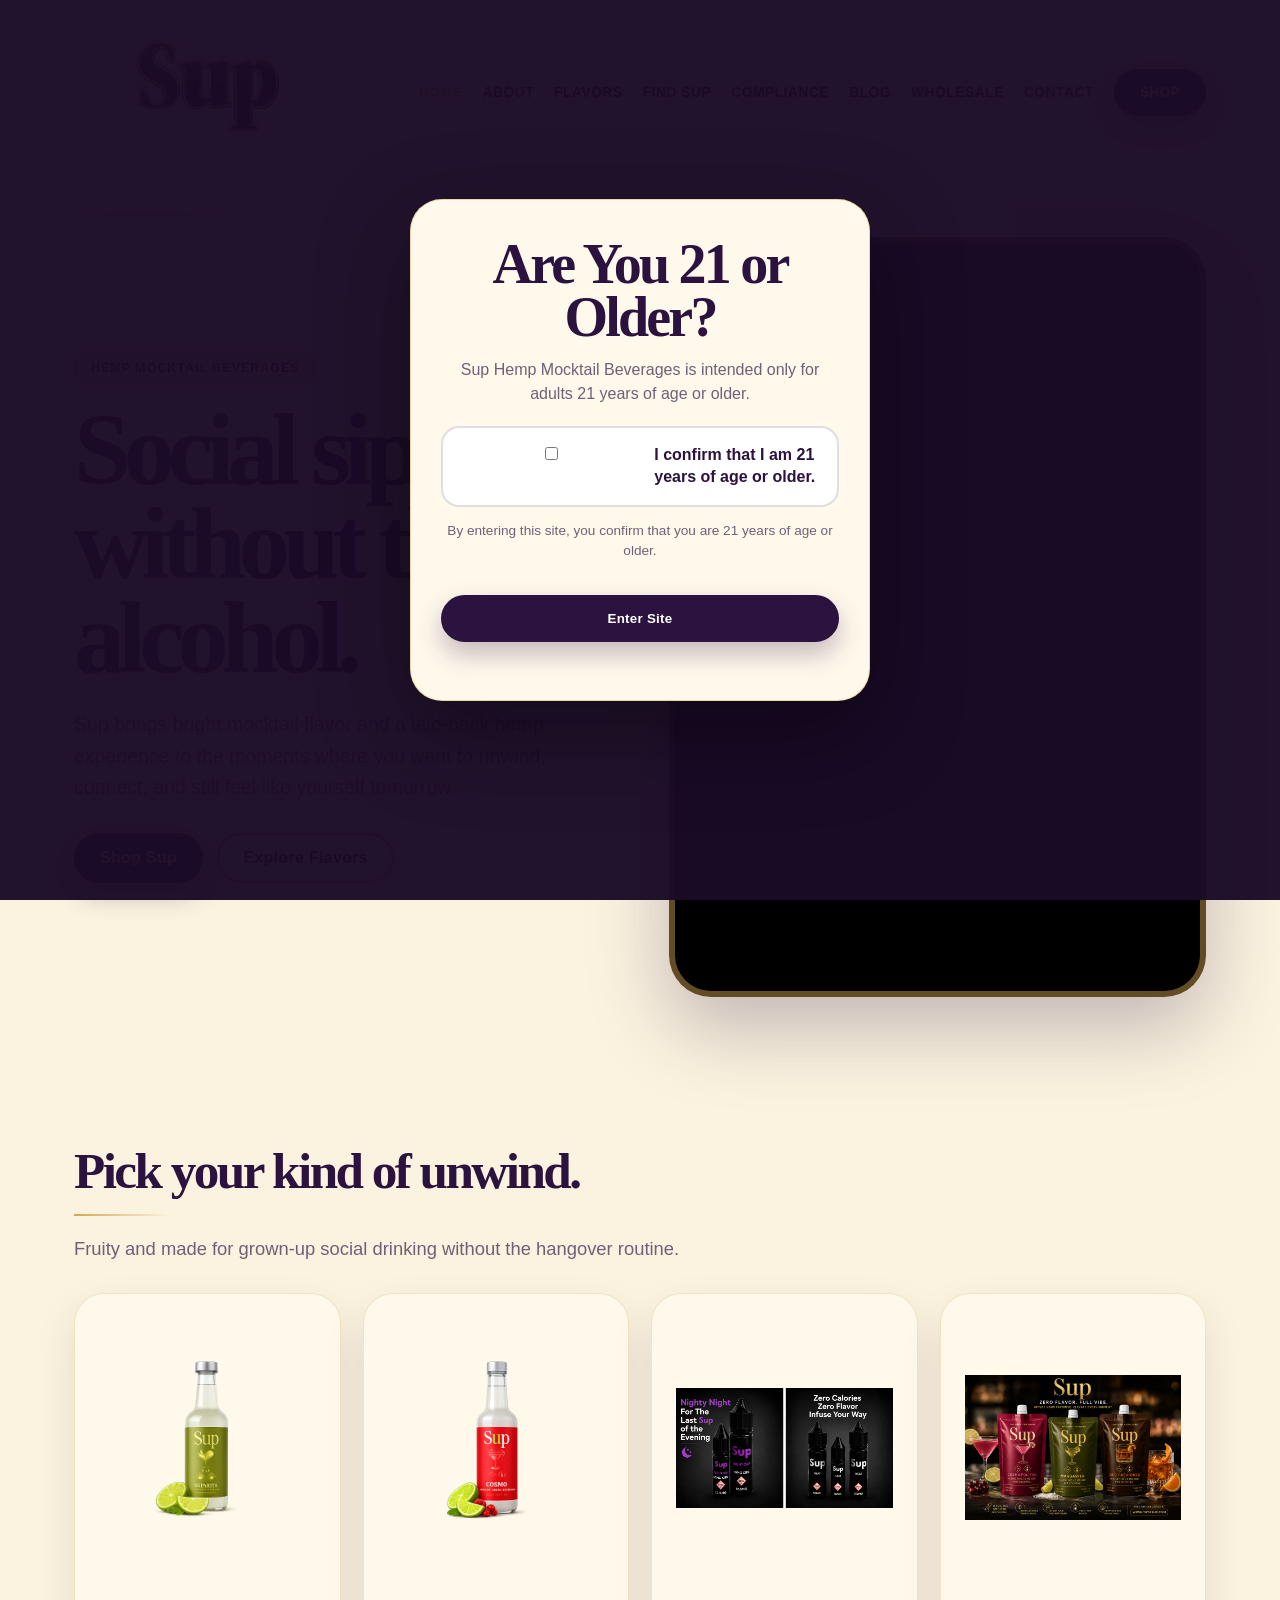
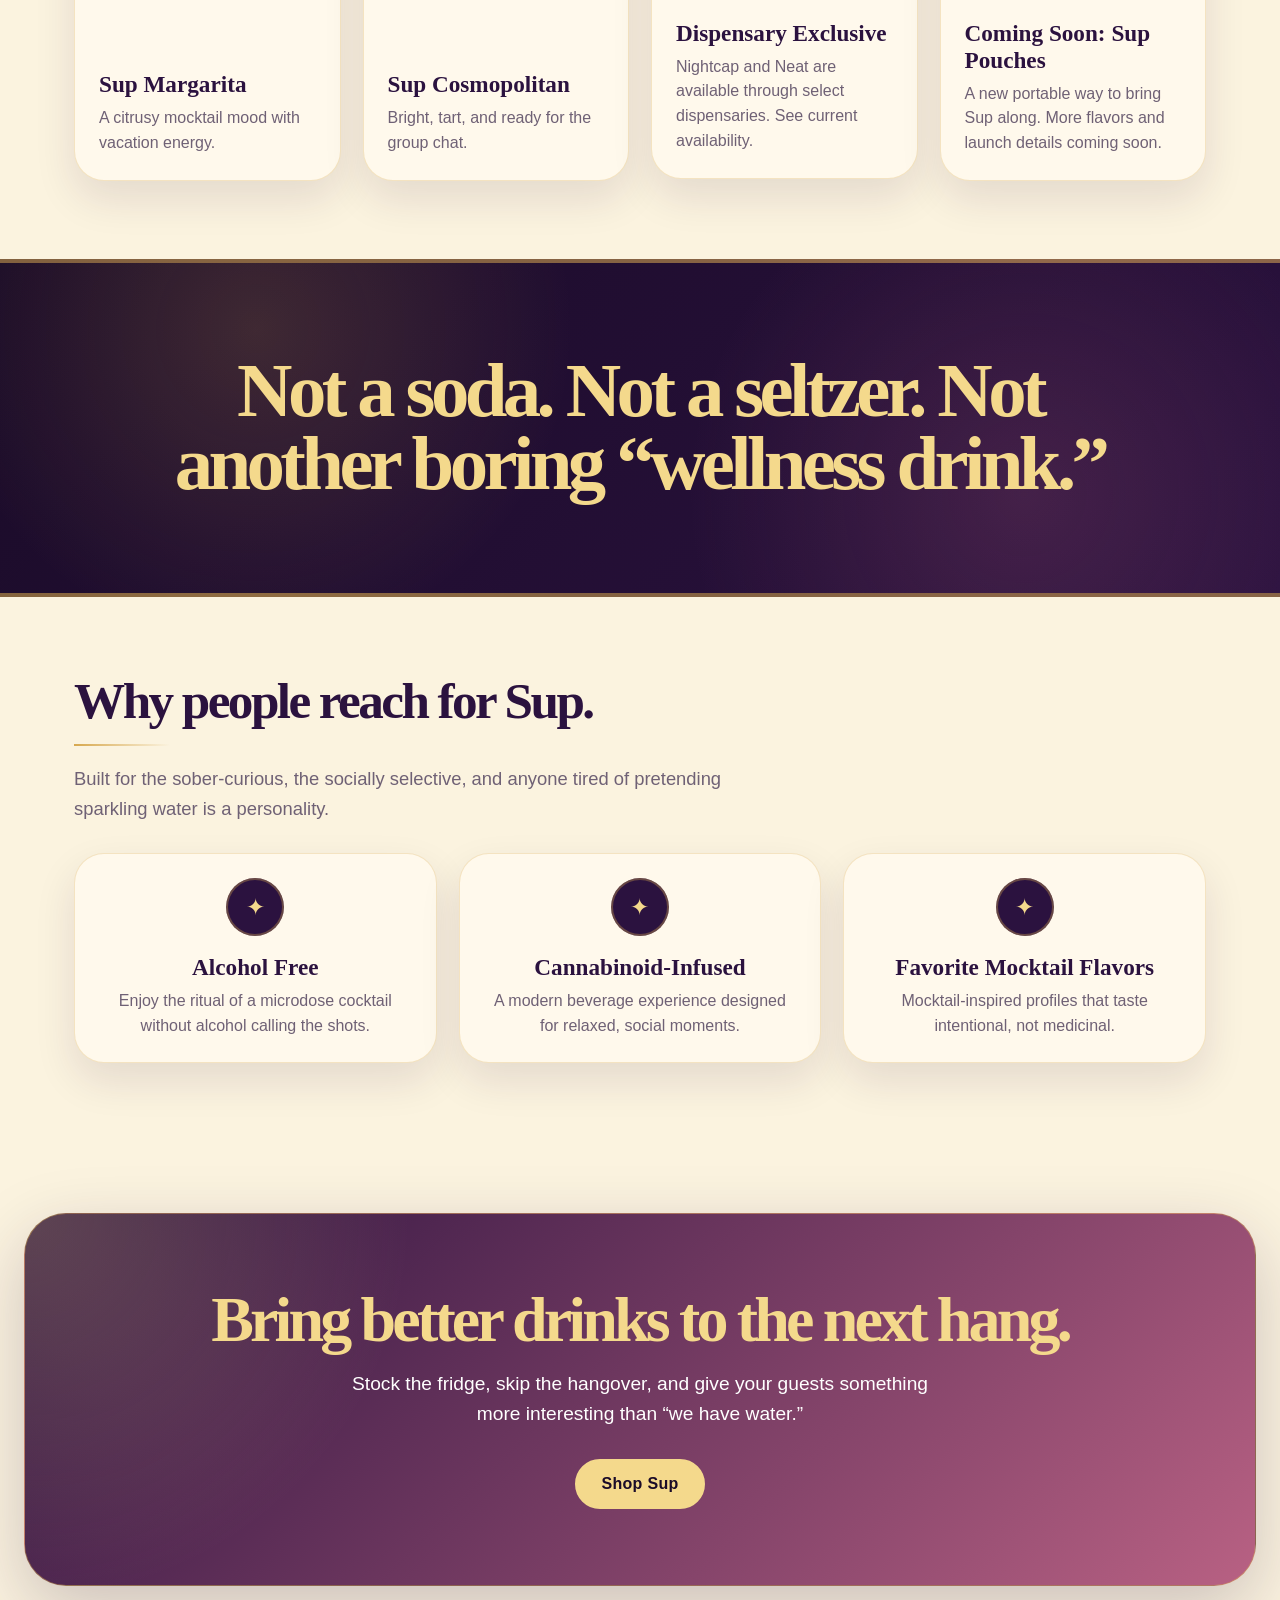
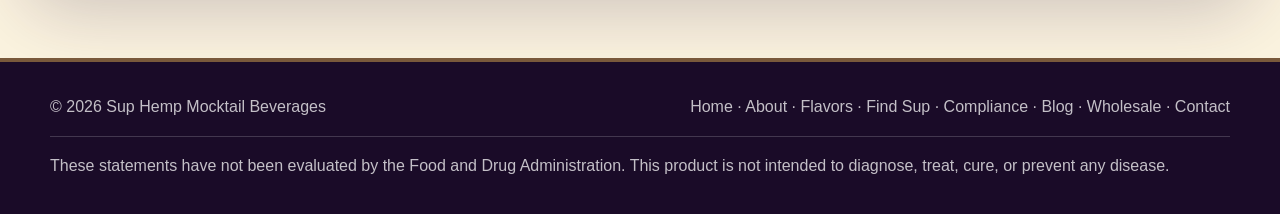
<file: index.html>
<!DOCTYPE html>
<html lang="en">
<head>
  <meta charset="UTF-8" />
  <meta name="viewport" content="width=device-width, initial-scale=1.0" />
  <title>Sup Hemp Mocktail Beverages | Social Sips Without the Alcohol</title>
  <meta name="description" content="Sup is a hemp mocktail beverage made for social sipping without alcohol. Bright mocktail flavors, laid-back hemp vibes, and a better way to unwind." />
  <link rel="stylesheet" href="style.css" />
  <link rel="stylesheet" href="home-logo.css" />
</head>
<body>
  <div id="age-gate" class="age-gate" role="dialog" aria-modal="true">
    <div class="age-gate-box">
      <h2>Are You 21 or Older?</h2>
      <p>Sup Hemp Mocktail Beverages is intended only for adults 21 years of age or older.</p>
      <form id="age-form">
        <label class="age-checkbox"><input type="checkbox" id="age-confirm" required /><span>I confirm that I am 21 years of age or older.</span></label>
        <p class="age-disclaimer">By entering this site, you confirm that you are 21 years of age or older.</p>
        <button class="button" type="submit">Enter Site</button>
      </form>
      <p id="age-error" class="age-error"></p>
    </div>
  </div>

  <header class="site-header">
    <nav class="nav" aria-label="Main navigation">
      <div class="brand"><a class="logo" href="index.html" aria-label="Sup home"><img src="assets/suplogo.png" alt="Sup Hemp Mocktail Beverages logo" /></a></div>
      <input class="nav-toggle" type="checkbox" id="nav-toggle" aria-label="Toggle navigation menu" />
      <label class="nav-toggle-label" for="nav-toggle"><span></span><span></span><span></span></label>
      <div class="nav-links">
        <a href="index.html" aria-current="page">Home</a><a href="about.html">About</a><a href="flavors.html">Flavors</a><a href="find-us.html">Find Sup</a><a href="compliance.html">Compliance</a><a href="blog.html">Blog</a><a href="wholesale.html">Wholesale</a><a href="contact.html">Contact</a>
        <a class="button nav-button" href="https://try-a-sup.myshopify.com/" target="_blank" rel="noopener">Shop</a>
      </div>
    </nav>
  </header>

  <main>
    <section class="hero">
      <div>
        <span class="eyebrow">Hemp Mocktail Beverages</span>
        <h1>Social sips without the alcohol.</h1>
        <p>Sup brings bright mocktail flavor and a laid-back hemp experience to the moments where you want to unwind, connect, and still feel like yourself tomorrow.</p>
        <div class="hero-actions">
          <a class="button" href="https://try-a-sup.myshopify.com/" target="_blank" rel="noopener">Shop Sup</a>
          <a class="button secondary" href="flavors.html">Explore Flavors</a>
        </div>
      </div>
      <div class="hero-video">
        <iframe src="https://www.youtube.com/embed/X_2YIUsejN8?autoplay=1&mute=0&loop=1&playlist=X_2YIUsejN8&controls=0&modestbranding=1&rel=0" title="Sup Hemp Mocktail Video" frameborder="0" allow="autoplay; encrypted-media" allowfullscreen></iframe>
      </div>
    </section>

    <section class="section">
      <h2 class="section-title">Pick your kind of unwind.</h2>
      <p class="section-copy">Fruity and made for grown-up social drinking without the hangover routine.</p>
      <div class="flavor-grid">
        <div class="flavor-card cocktail-tile"><div class="flavor-image"><img src="assets/suparitalead.png" alt="Sup Margarita hemp mocktail beverage" /></div><div><h3>Sup Margarita</h3><p>A citrusy mocktail mood with vacation energy.</p></div></div>
        <div class="flavor-card cocktail-tile"><div class="flavor-image"><img src="assets/supcosmolead.png" alt="Sup Cosmopolitan hemp mocktail beverage" /></div><div><h3>Sup Cosmopolitan</h3><p>Bright, tart, and ready for the group chat.</p></div></div>
        <a class="flavor-card-link" href="find-us.html" aria-label="Find Nightcap dispensary availability">
          <div class="flavor-card"><div class="flavor-image"><img src="assets/NeatandNightCap.png" alt="Sup Neat and Nightcap dispensary-exclusive bottles" /></div><div><h3>Dispensary Exclusive</h3><p>Nightcap and Neat are available through select dispensaries. See current availability.</p></div></div>
        </a>
        <a class="flavor-card-link" href="pouches.html" aria-label="Learn more about Coming Soon Sup Pouches">
          <div class="flavor-card"><div class="flavor-image"><img src="assets/multiflavorpouch.png" alt="Coming soon Sup pouch assortment" /></div><div><h3>Coming Soon: Sup Pouches</h3><p>A new portable way to bring Sup along. More flavors and launch details coming soon.</p></div></div>
        </a>
      </div>
    </section>

    <section class="statement"><h2>Not a soda. Not a seltzer. Not another boring “wellness drink.”</h2></section>

    <section class="section">
      <h2 class="section-title">Why people reach for Sup.</h2>
      <p class="section-copy">Built for the sober-curious, the socially selective, and anyone tired of pretending sparkling water is a personality.</p>
      <div class="benefits">
        <div class="benefit"><h3>Alcohol Free</h3><p>Enjoy the ritual of a microdose cocktail without alcohol calling the shots.</p></div>
        <div class="benefit"><h3>Cannabinoid-Infused</h3><p>A modern beverage experience designed for relaxed, social moments.</p></div>
        <div class="benefit"><h3>Favorite Mocktail Flavors</h3><p>Mocktail-inspired profiles that taste intentional, not medicinal.</p></div>
      </div>
    </section>

    <section class="cta">
      <h2>Bring better drinks to the next hang.</h2>
      <p>Stock the fridge, skip the hangover, and give your guests something more interesting than “we have water.”</p>
      <a class="button" href="https://try-a-sup.myshopify.com/" target="_blank" rel="noopener">Shop Sup</a>
    </section>
  </main>

  <footer><div class="footer-inner"><div>© 2026 Sup Hemp Mocktail Beverages</div><div><a href="index.html">Home</a> · <a href="about.html">About</a> · <a href="flavors.html">Flavors</a> · <a href="find-us.html">Find Sup</a> · <a href="compliance.html">Compliance</a> · <a href="blog.html">Blog</a> · <a href="wholesale.html">Wholesale</a> · <a href="contact.html">Contact</a></div></div>
    <div class="footer-disclaimer">These statements have not been evaluated by the Food and Drug Administration. This product is not intended to diagnose, treat, cure, or prevent any disease.</div>
  </footer>

  <script>
    const gate = document.getElementById("age-gate");
    const form = document.getElementById("age-form");
    const ageConfirm = document.getElementById("age-confirm");
    const error = document.getElementById("age-error");
    if (localStorage.getItem("supAgeVerified") === "true") gate.style.display = "none";
    form.addEventListener("submit", function (e) {
      e.preventDefault();
      if (ageConfirm.checked) {
        localStorage.setItem("supAgeVerified", "true");
        gate.style.display = "none";
      } else {
        error.textContent = "Please confirm that you are 21 years of age or older.";
      }
    });
  </script>
</body>
</html>
</file>
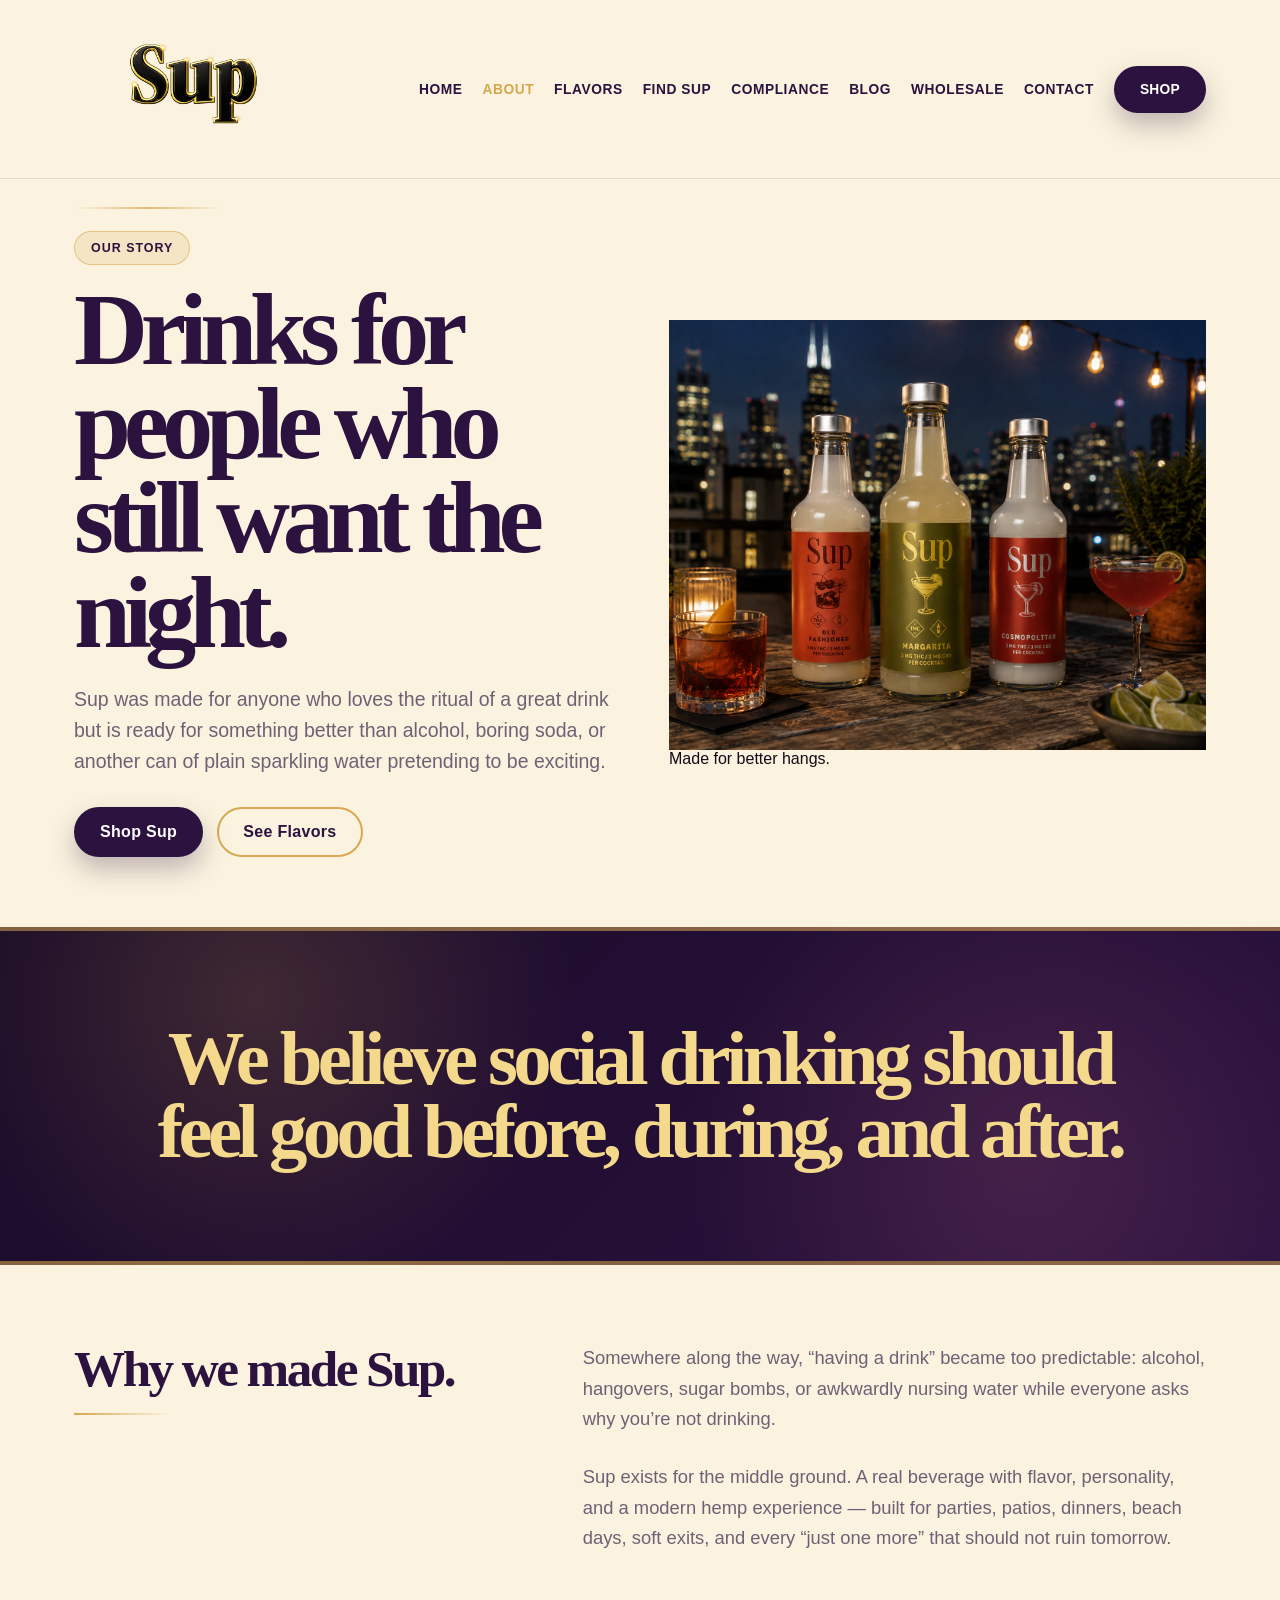
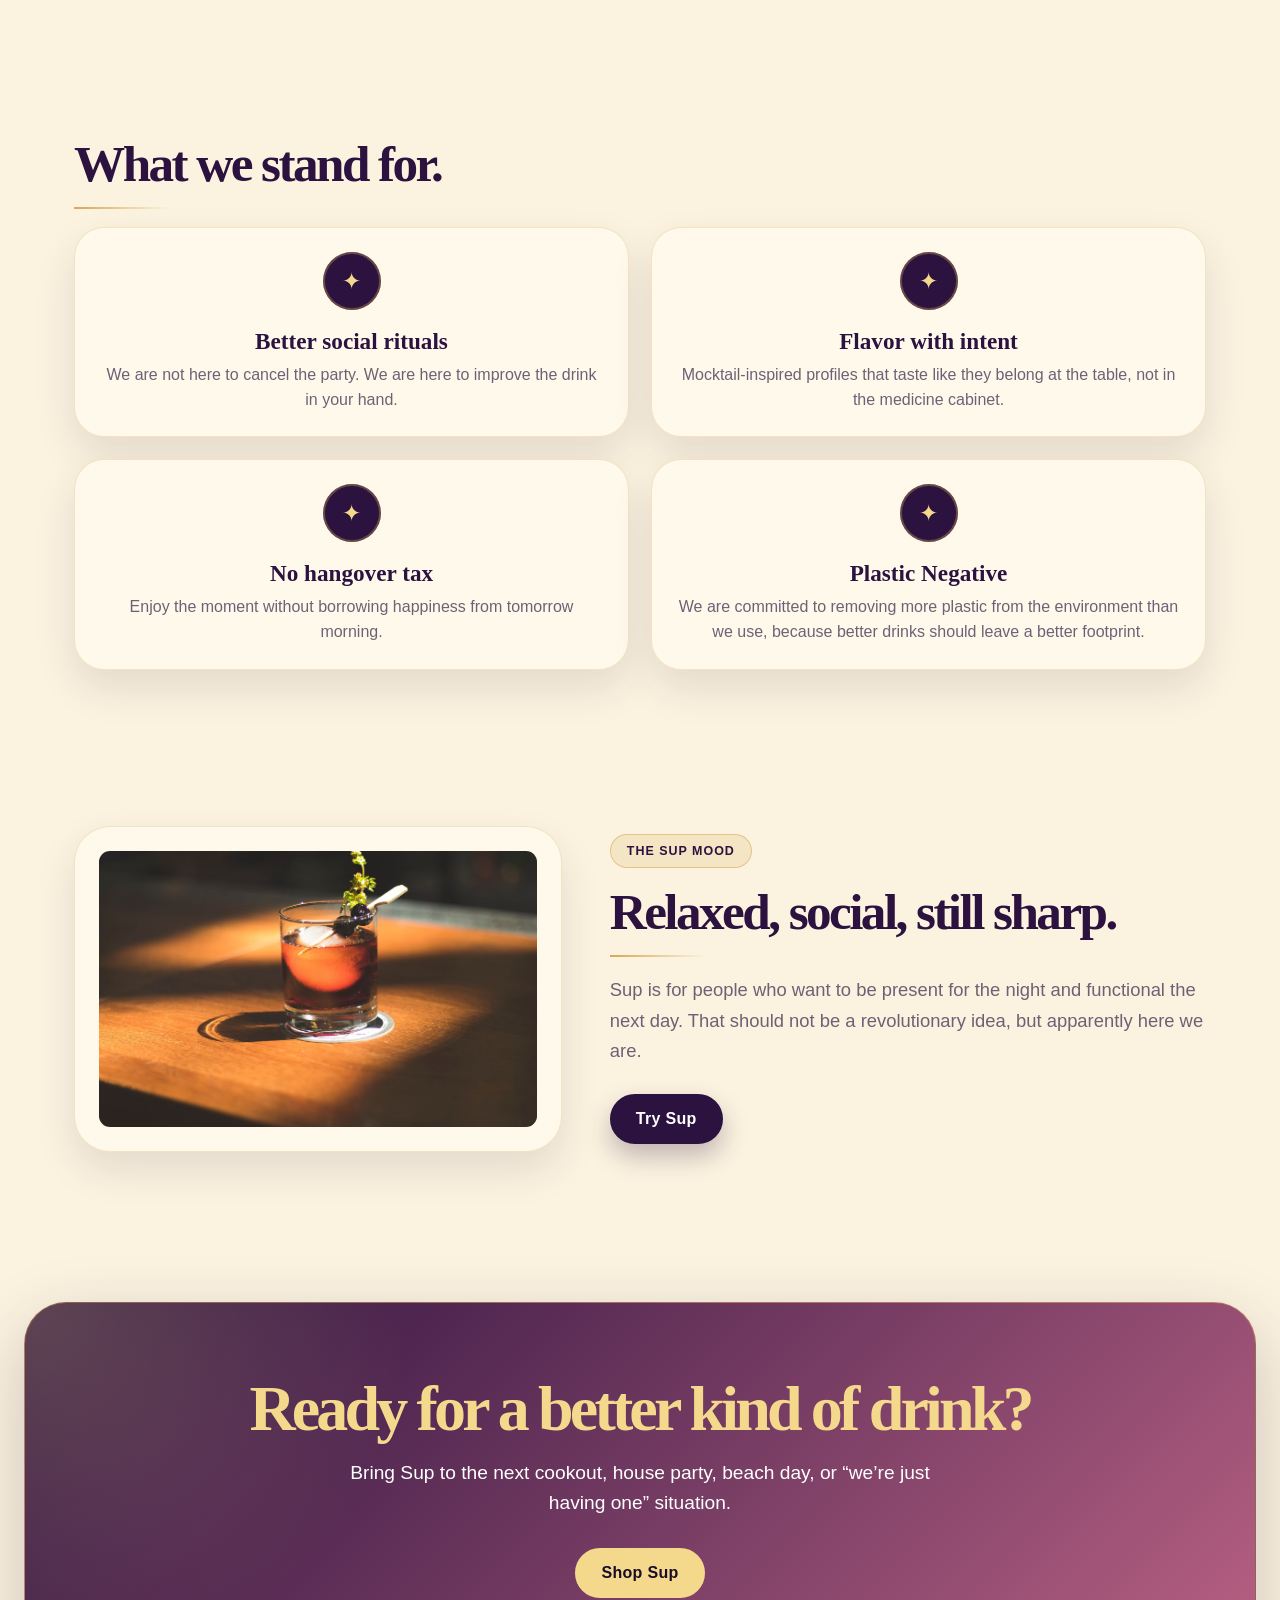
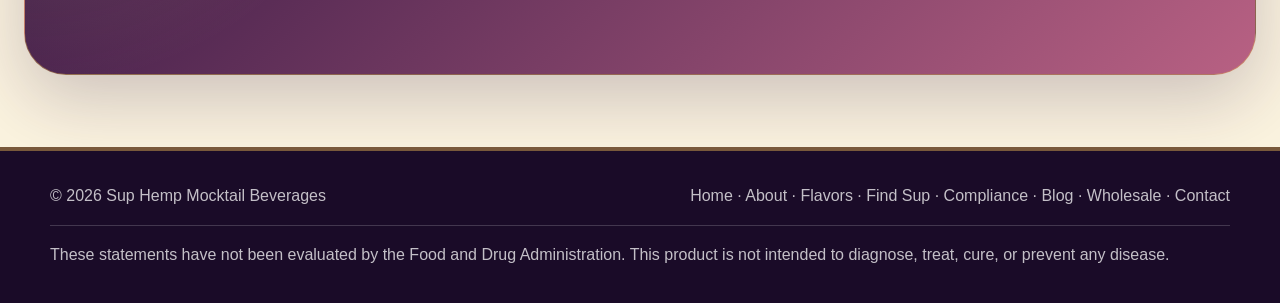
<file: about.html>
<!DOCTYPE html>
<html lang="en">
<head>
  <meta charset="UTF-8" />
  <meta name="viewport" content="width=device-width, initial-scale=1.0" />

  <title>About Sup | Hemp Mocktail Beverages</title>

  <meta
    name="description"
    content="Learn the story behind Sup Hemp Mocktail Beverages: alcohol-free social drinks made for better nights, better mornings, and better hangs."
  />

  <link rel="stylesheet" href="style.css" />
</head>

<body>
  <header class="site-header">
    <nav class="nav" aria-label="Main navigation">
      <a class="logo" href="index.html" aria-label="Sup home">
        <img
          src="assets/suplogo.png"
          alt="Sup Hemp Mocktail Beverages logo"
        />
      </a>

      <input
        class="nav-toggle"
        type="checkbox"
        id="nav-toggle"
        aria-label="Toggle navigation menu"
      />

      <label class="nav-toggle-label" for="nav-toggle">
        <span></span>
        <span></span>
        <span></span>
      </label>

      <div class="nav-links">
        <a href="index.html">Home</a>
        <a href="about.html" aria-current="page">About</a>
        <a href="flavors.html">Flavors</a>
        <a href="find-us.html">Find Sup</a>
        <a href="compliance.html">Compliance</a>
        <a href="blog.html">Blog</a>
        <a href="wholesale.html">Wholesale</a>
        <a href="contact.html">Contact</a>

        <a
          class="button nav-button"
          href="https://try-a-sup.myshopify.com/"
          target="_blank"
          rel="noopener"
        >
          Shop
        </a>
      </div>
    </nav>
  </header>

  <main>
    <section class="hero about-hero">
      <div>
        <span class="eyebrow">Our Story</span>

        <h1>
          Drinks for people who still want the night.
        </h1>

        <p>
          Sup was made for anyone who loves the ritual of a great drink but is ready for something better than alcohol, boring soda, or another can of plain sparkling water pretending to be exciting.
        </p>

        <div class="hero-actions">
          <a
            class="button"
            href="https://try-a-sup.myshopify.com/"
            target="_blank"
            rel="noopener"
          >
            Shop Sup
          </a>

          <a class="button secondary" href="flavors.html">
            See Flavors
          </a>
        </div>
      </div>

      <div class="hero-art">
        <img
          src="assets/NewHeroShot.png"
          alt="Three Sup mocktail bottles"
        />

        <div class="burst">
          Made for better hangs.
        </div>
      </div>
    </section>

    <section class="statement">
      <h2>
        We believe social drinking should feel good before, during, and after.
      </h2>
    </section>

    <section class="section split">
      <div>
        <h2 class="section-title">
          Why we made Sup.
        </h2>
      </div>

      <div>
        <p class="section-copy">
          Somewhere along the way, “having a drink” became too predictable: alcohol, hangovers, sugar bombs, or awkwardly nursing water while everyone asks why you’re not drinking.
        </p>

        <p class="section-copy">
          Sup exists for the middle ground. A real beverage with flavor, personality, and a modern hemp experience — built for parties, patios, dinners, beach days, soft exits, and every “just one more” that should not ruin tomorrow.
        </p>
      </div>
    </section>

    <section class="section">
      <h2 class="section-title">
        What we stand for.
      </h2>

      <div class="benefits">
        <div class="benefit">
          <h3>Better social rituals</h3>

          <p>
            We are not here to cancel the party. We are here to improve the drink in your hand.
          </p>
        </div>

        <div class="benefit">
          <h3>Flavor with intent</h3>

          <p>
            Mocktail-inspired profiles that taste like they belong at the table, not in the medicine cabinet.
          </p>
        </div>

        <div class="benefit">
          <h3>No hangover tax</h3>

          <p>
            Enjoy the moment without borrowing happiness from tomorrow morning.
          </p>
        </div>

        <div class="benefit">
          <h3>Plastic Negative</h3>

          <p>
            We are committed to removing more plastic from the environment than we use, because better drinks should leave a better footprint.
          </p>
        </div>
      </div>
    </section>

    <section class="section image-band">
      <img
        src="assets/supofhero.avif"
        alt="Sup hemp mocktail beverage can"
      />

      <div>
        <span class="eyebrow">
          The Sup Mood
        </span>

        <h2 class="section-title">
          Relaxed, social, still sharp.
        </h2>

        <p class="section-copy">
          Sup is for people who want to be present for the night and functional the next day. That should not be a revolutionary idea, but apparently here we are.
        </p>

        <a
          class="button"
          href="https://try-a-sup.myshopify.com/"
          target="_blank"
          rel="noopener"
        >
          Try Sup
        </a>
      </div>
    </section>

    <section class="cta">
      <h2>
        Ready for a better kind of drink?
      </h2>

      <p>
        Bring Sup to the next cookout, house party, beach day, or “we’re just having one” situation.
      </p>

      <a
        class="button"
        href="https://try-a-sup.myshopify.com/"
        target="_blank"
        rel="noopener"
      >
        Shop Sup
      </a>
    </section>
  </main>

  <footer>
    <div class="footer-inner">
      <div>
        © 2026 Sup Hemp Mocktail Beverages
      </div>

      <div>
        <a href="index.html">Home</a>
        ·
        <a href="about.html">About</a>
        ·
        <a href="flavors.html">Flavors</a>
        ·
        <a href="find-us.html">Find Sup</a>
        ·
        <a href="compliance.html">Compliance</a>
        ·
        <a href="blog.html">Blog</a>
        ·
        <a href="wholesale.html">Wholesale</a>
        ·
        <a href="contact.html">Contact</a>
      </div>
    </div>
    <div class="footer-disclaimer">These statements have not been evaluated by the Food and Drug Administration. This product is not intended to diagnose, treat, cure, or prevent any disease.</div>
  </footer>
</body>
</html>
</file>
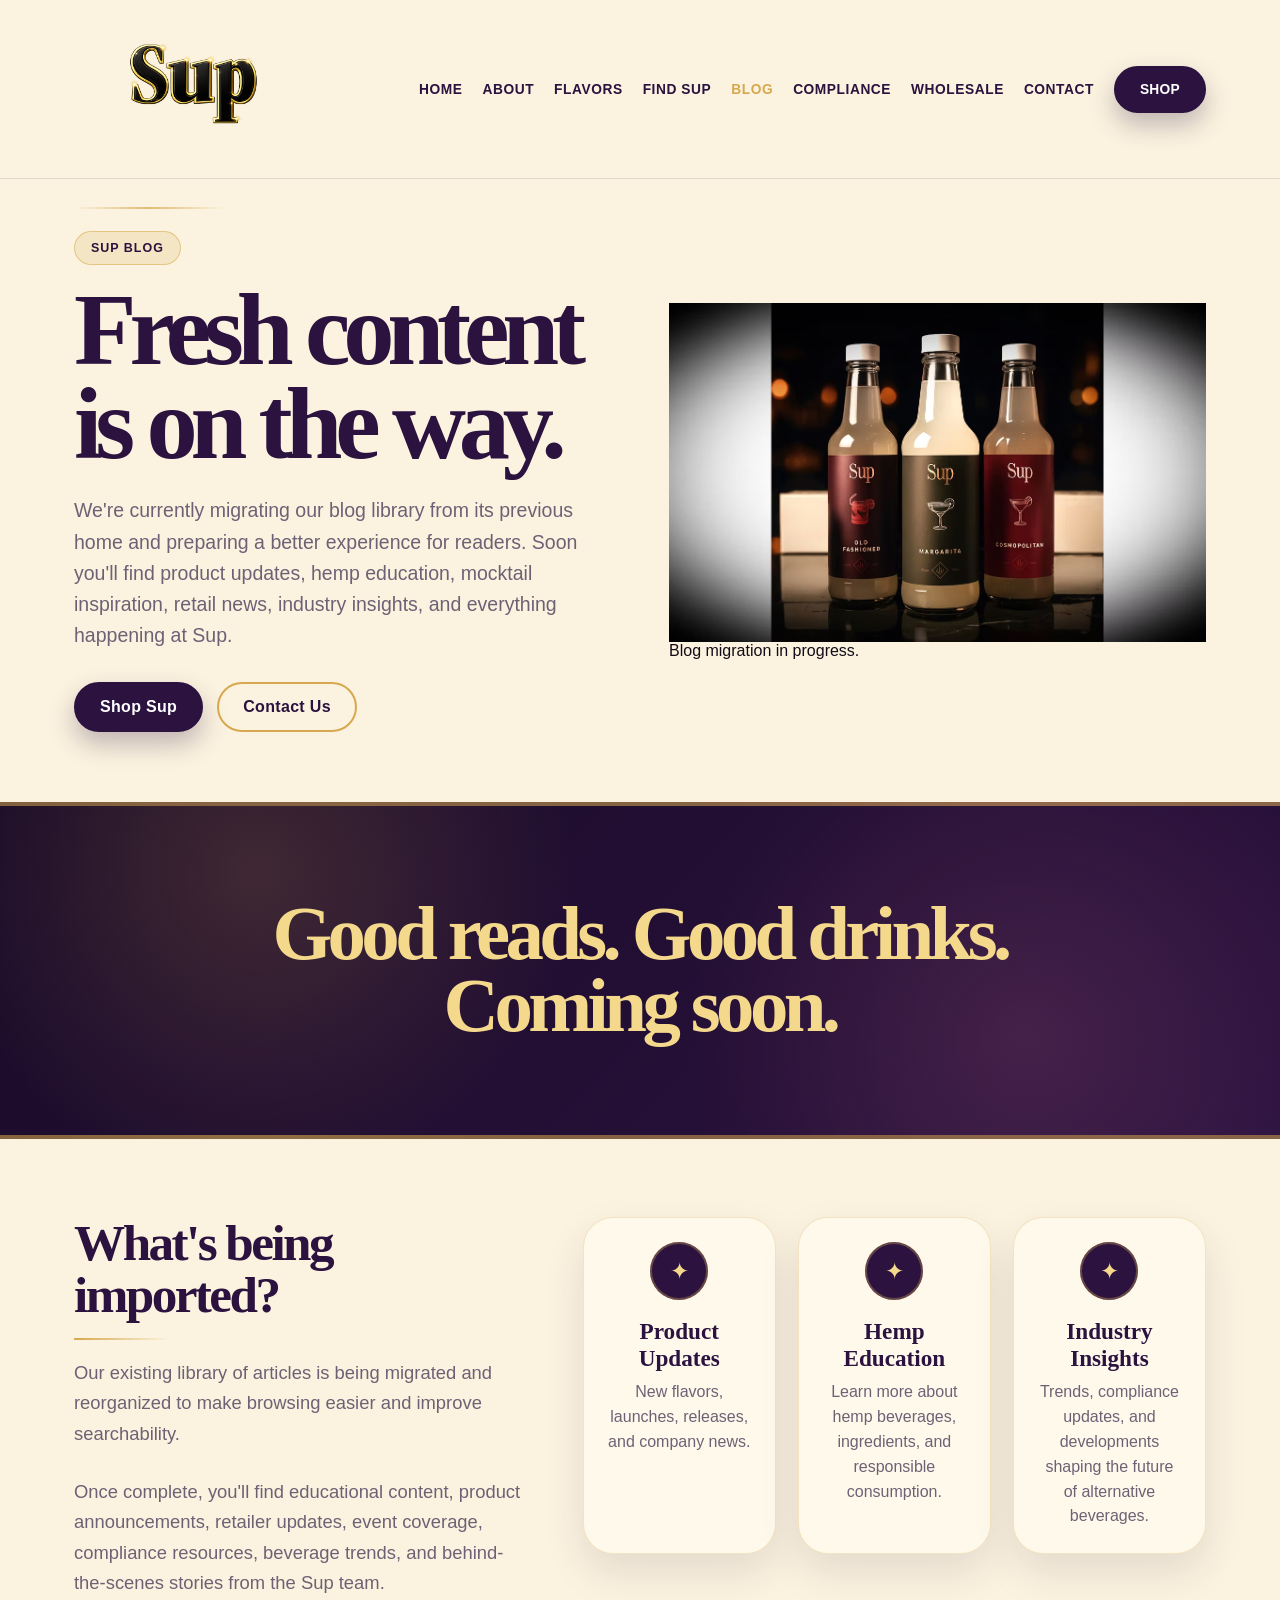
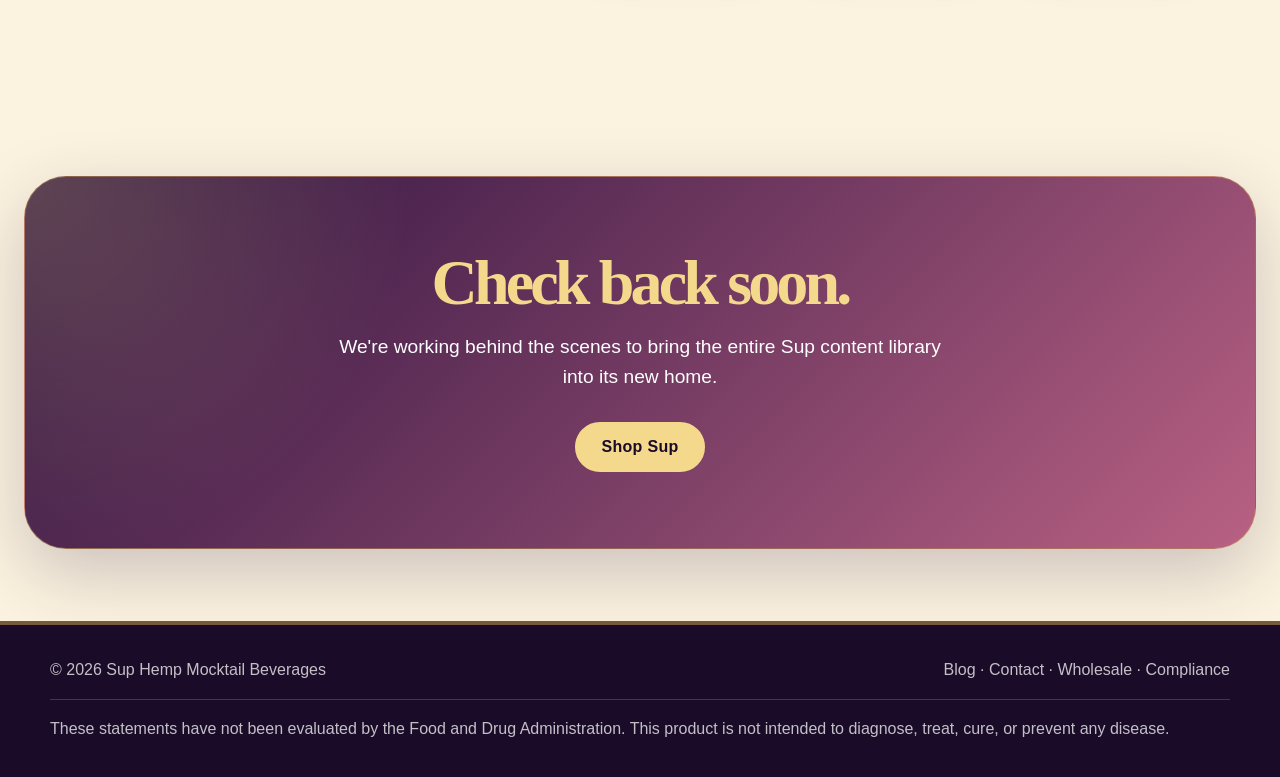
<file: blog.html>
<!DOCTYPE html>
<html lang="en">
<head>
  <meta charset="UTF-8" />
  <meta name="viewport" content="width=device-width, initial-scale=1.0" />

  <title>Blog | Sup Hemp Mocktail Beverages</title>

  <meta
    name="description"
    content="News, updates, beverage insights, hemp education, product launches, and stories from Sup Hemp Mocktail Beverages."
  />

  <link rel="stylesheet" href="style.css" />
</head>

<body>
  <header class="site-header">
    <nav class="nav" aria-label="Main navigation">
      <a class="logo" href="index.html" aria-label="Sup home">
        <img
          src="assets/suplogo.png"
          alt="Sup Hemp Mocktail Beverages logo"
        />
      </a>

      <input
        class="nav-toggle"
        type="checkbox"
        id="nav-toggle"
        aria-label="Toggle navigation menu"
      />

      <label class="nav-toggle-label" for="nav-toggle">
        <span></span>
        <span></span>
        <span></span>
      </label>

      <div class="nav-links">
        <a href="index.html">Home</a>
        <a href="about.html">About</a>
        <a href="flavors.html">Flavors</a>
        <a href="find-us.html">Find Sup</a>
        <a href="blog.html" aria-current="page">Blog</a>
        <a href="compliance.html">Compliance</a>
        <a href="wholesale.html">Wholesale</a>
        <a href="contact.html">Contact</a>

        <a
          class="button nav-button"
          href="https://try-a-sup.myshopify.com/"
          target="_blank"
          rel="noopener"
        >
          Shop
        </a>
      </div>
    </nav>
  </header>

  <main>
    <section class="hero">
      <div>
        <span class="eyebrow">
          Sup Blog
        </span>

        <h1>
          Fresh content is on the way.
        </h1>

        <p>
          We're currently migrating our blog library from its previous
          home and preparing a better experience for readers.
          Soon you'll find product updates, hemp education,
          mocktail inspiration, retail news, industry insights,
          and everything happening at Sup.
        </p>

        <div class="hero-actions">
          <a
            class="button"
            href="https://try-a-sup.myshopify.com/"
            target="_blank"
            rel="noopener"
          >
            Shop Sup
          </a>

          <a
            class="button secondary"
            href="contact.html"
          >
            Contact Us
          </a>
        </div>
      </div>

      <div class="hero-art">
        <img
          src="assets/supbevshero.avif"
          alt="Sup Hemp Mocktail Beverages"
        />

        <div class="burst">
          Blog migration in progress.
        </div>
      </div>
    </section>

    <section class="statement">
      <h2>
        Good reads. Good drinks.
        Coming soon.
      </h2>
    </section>

    <section class="section">
      <div class="split">
        <div>
          <h2 class="section-title">
            What's being imported?
          </h2>

          <p class="section-copy">
            Our existing library of articles is being migrated and
            reorganized to make browsing easier and improve searchability.
          </p>

          <p class="section-copy">
            Once complete, you'll find educational content,
            product announcements, retailer updates,
            event coverage, compliance resources,
            beverage trends, and behind-the-scenes stories
            from the Sup team.
          </p>
        </div>

        <div class="benefits">
          <div class="benefit">
            <h3>Product Updates</h3>

            <p>
              New flavors, launches, releases, and company news.
            </p>
          </div>

          <div class="benefit">
            <h3>Hemp Education</h3>

            <p>
              Learn more about hemp beverages, ingredients,
              and responsible consumption.
            </p>
          </div>

          <div class="benefit">
            <h3>Industry Insights</h3>

            <p>
              Trends, compliance updates, and developments
              shaping the future of alternative beverages.
            </p>
          </div>
        </div>
      </div>
    </section>

    <section class="cta">
      <h2>
        Check back soon.
      </h2>

      <p>
        We're working behind the scenes to bring the entire
        Sup content library into its new home.
      </p>

      <a
        class="button"
        href="https://try-a-sup.myshopify.com/"
        target="_blank"
        rel="noopener"
      >
        Shop Sup
      </a>
    </section>
  </main>

  <footer>
    <div class="footer-inner">
      <div>
        © 2026 Sup Hemp Mocktail Beverages
      </div>

      <div>
        <a href="blog.html">Blog</a>
        ·
        <a href="contact.html">Contact</a>
        ·
        <a href="wholesale.html">Wholesale</a>
        ·
        <a href="compliance.html">Compliance</a>
      </div>
    </div>
    <div class="footer-disclaimer">These statements have not been evaluated by the Food and Drug Administration. This product is not intended to diagnose, treat, cure, or prevent any disease.</div>
  </footer>
</body>
</html>
</file>
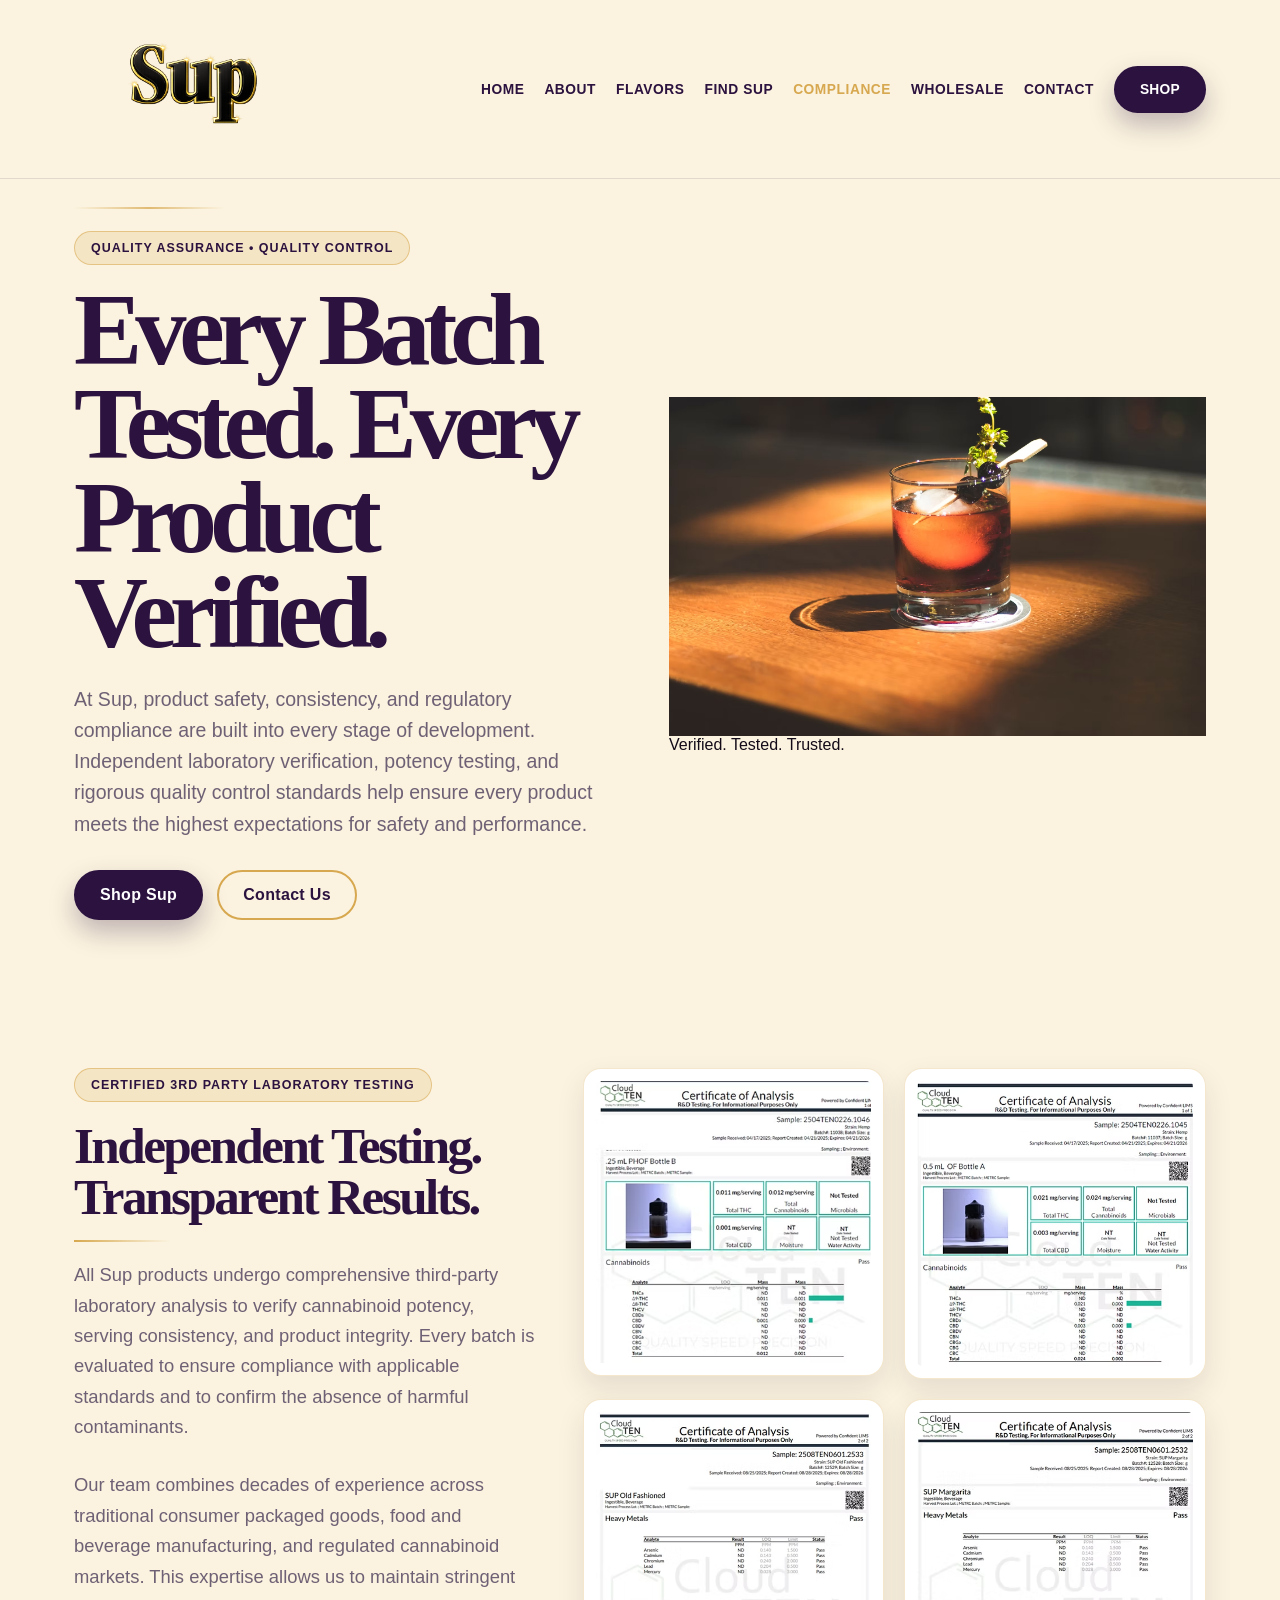
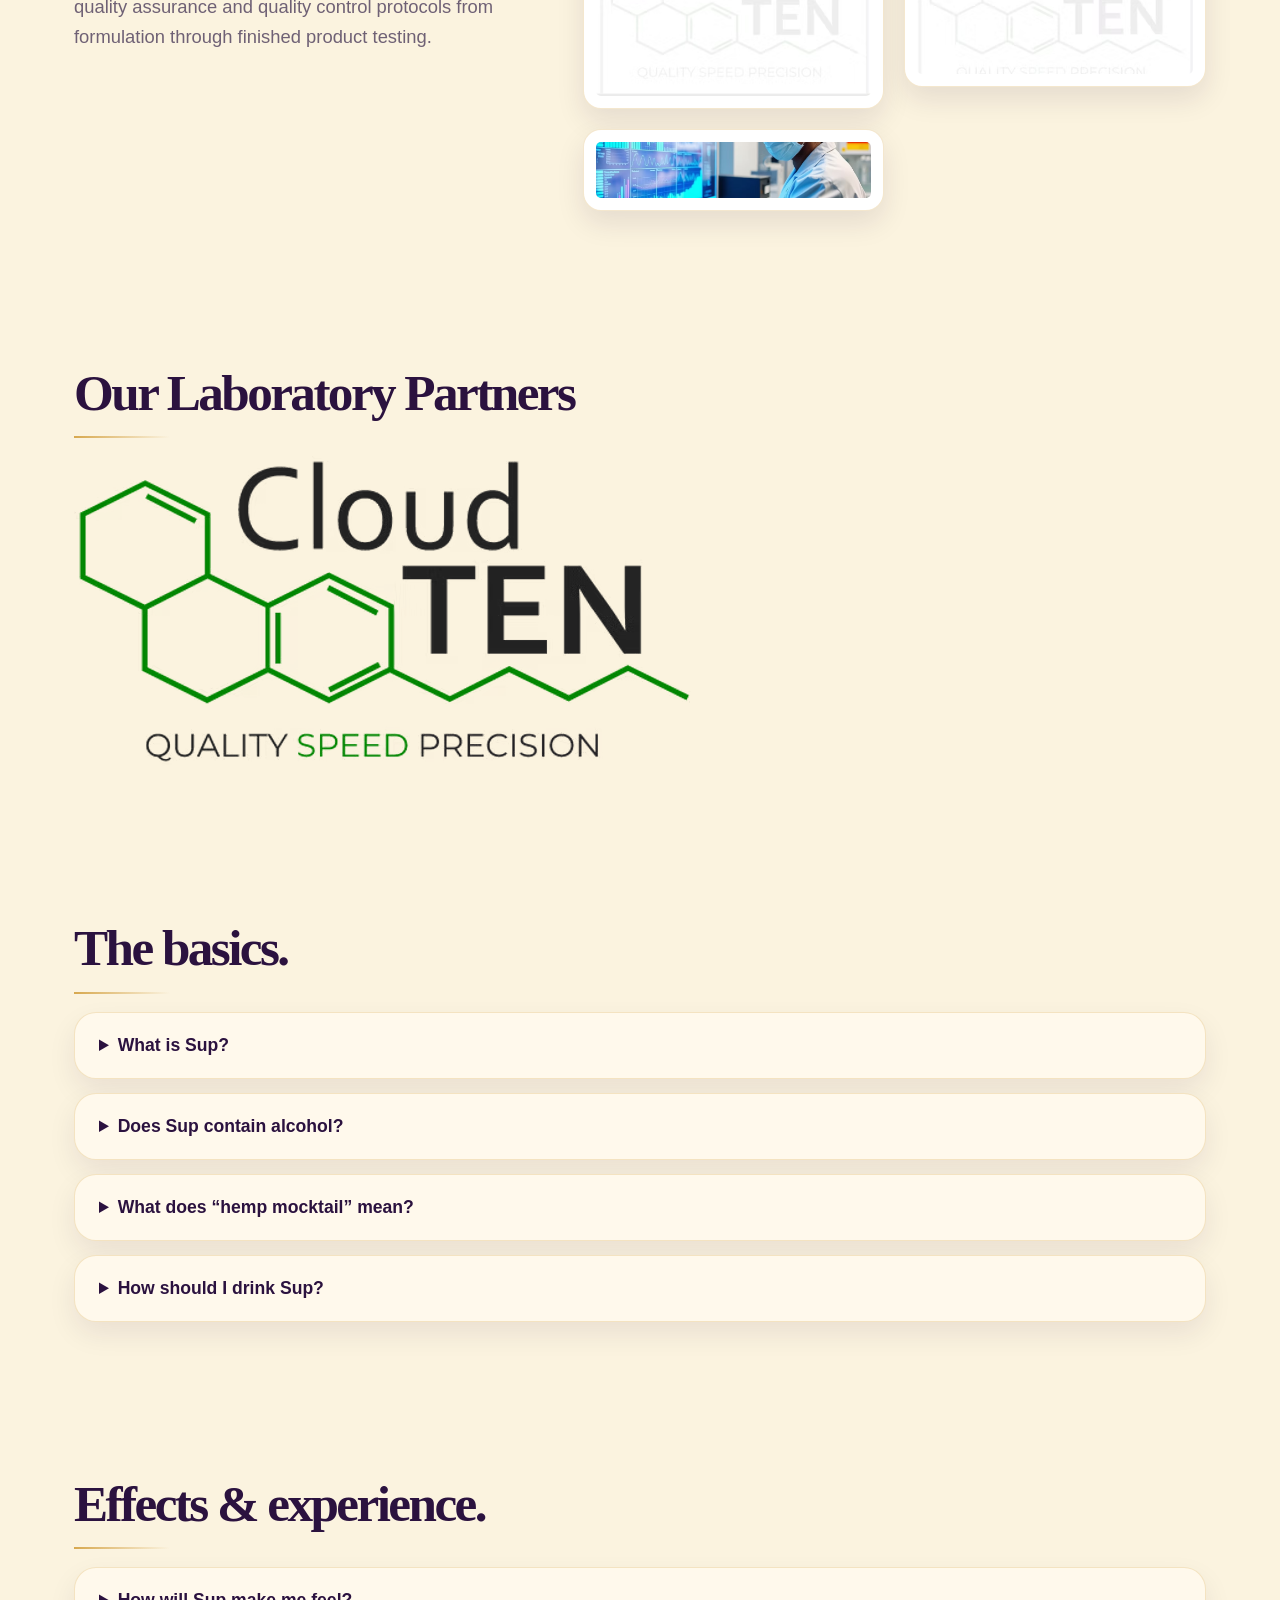
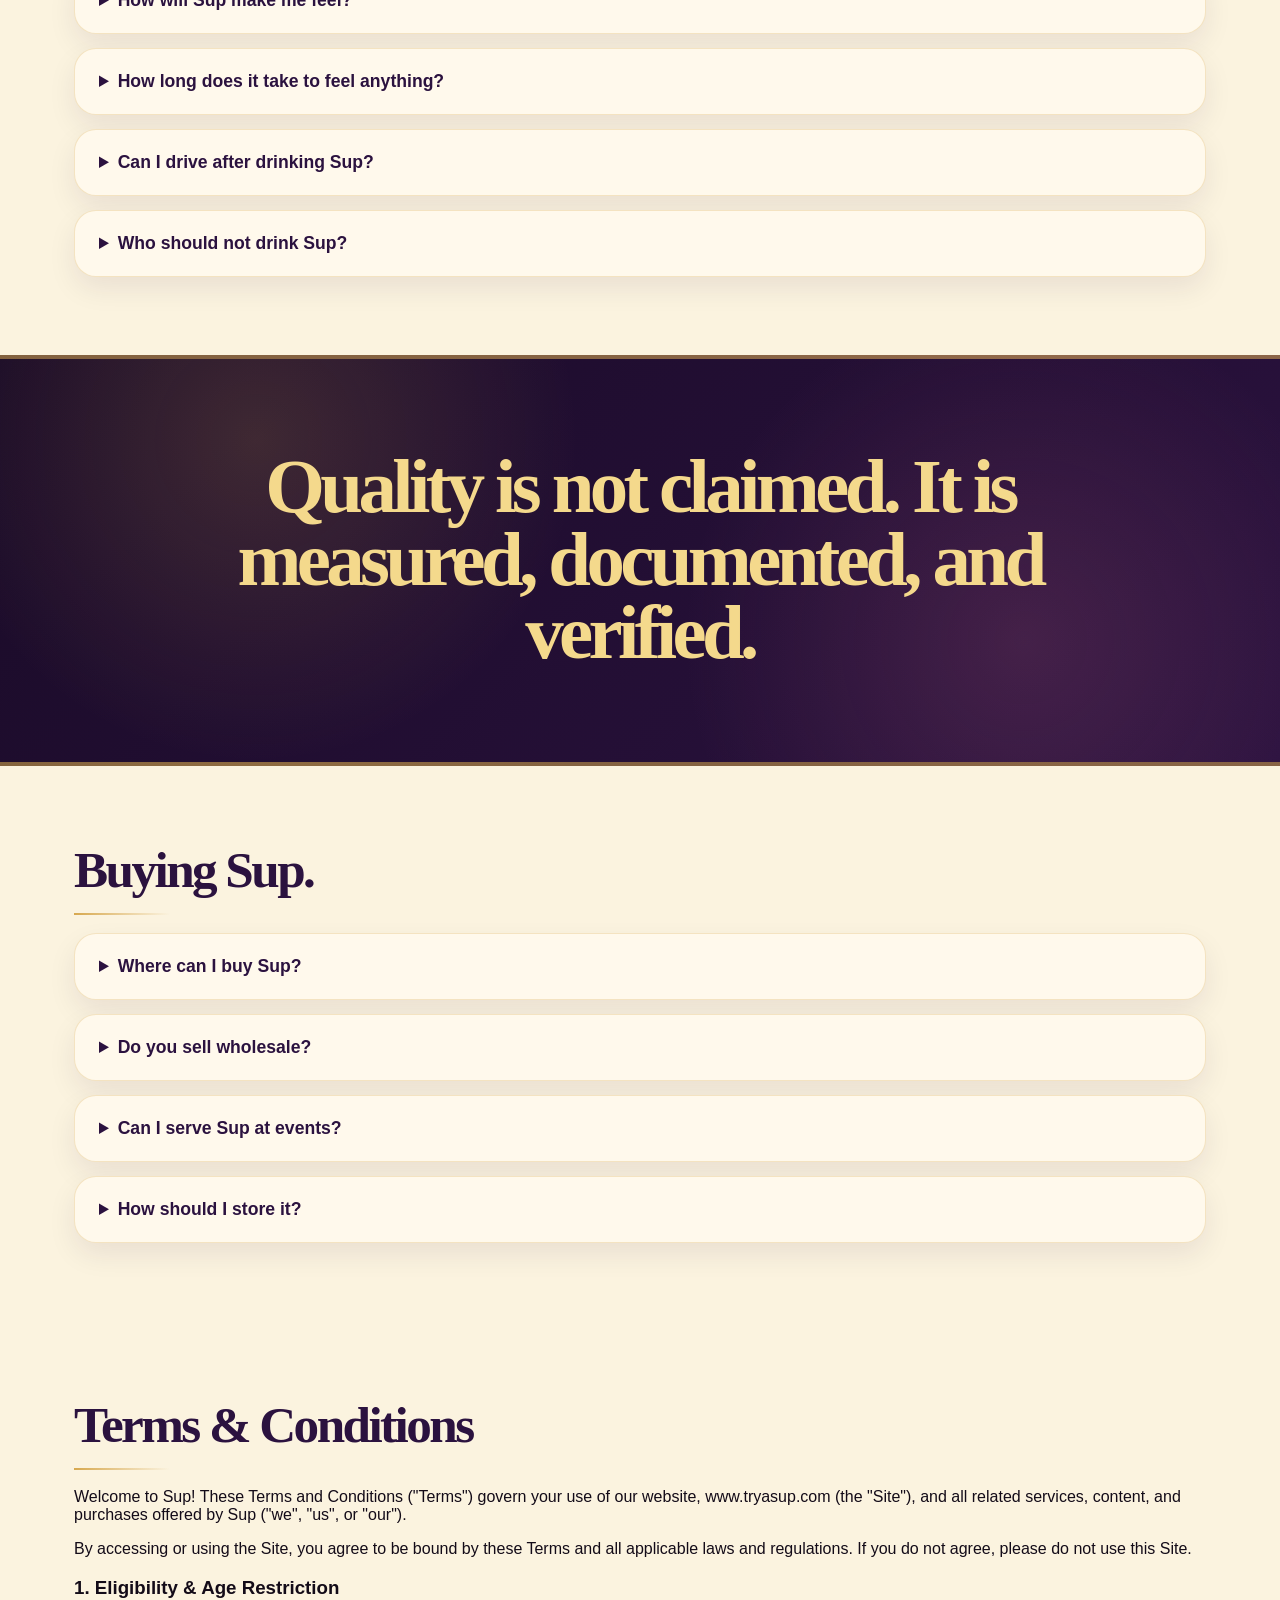
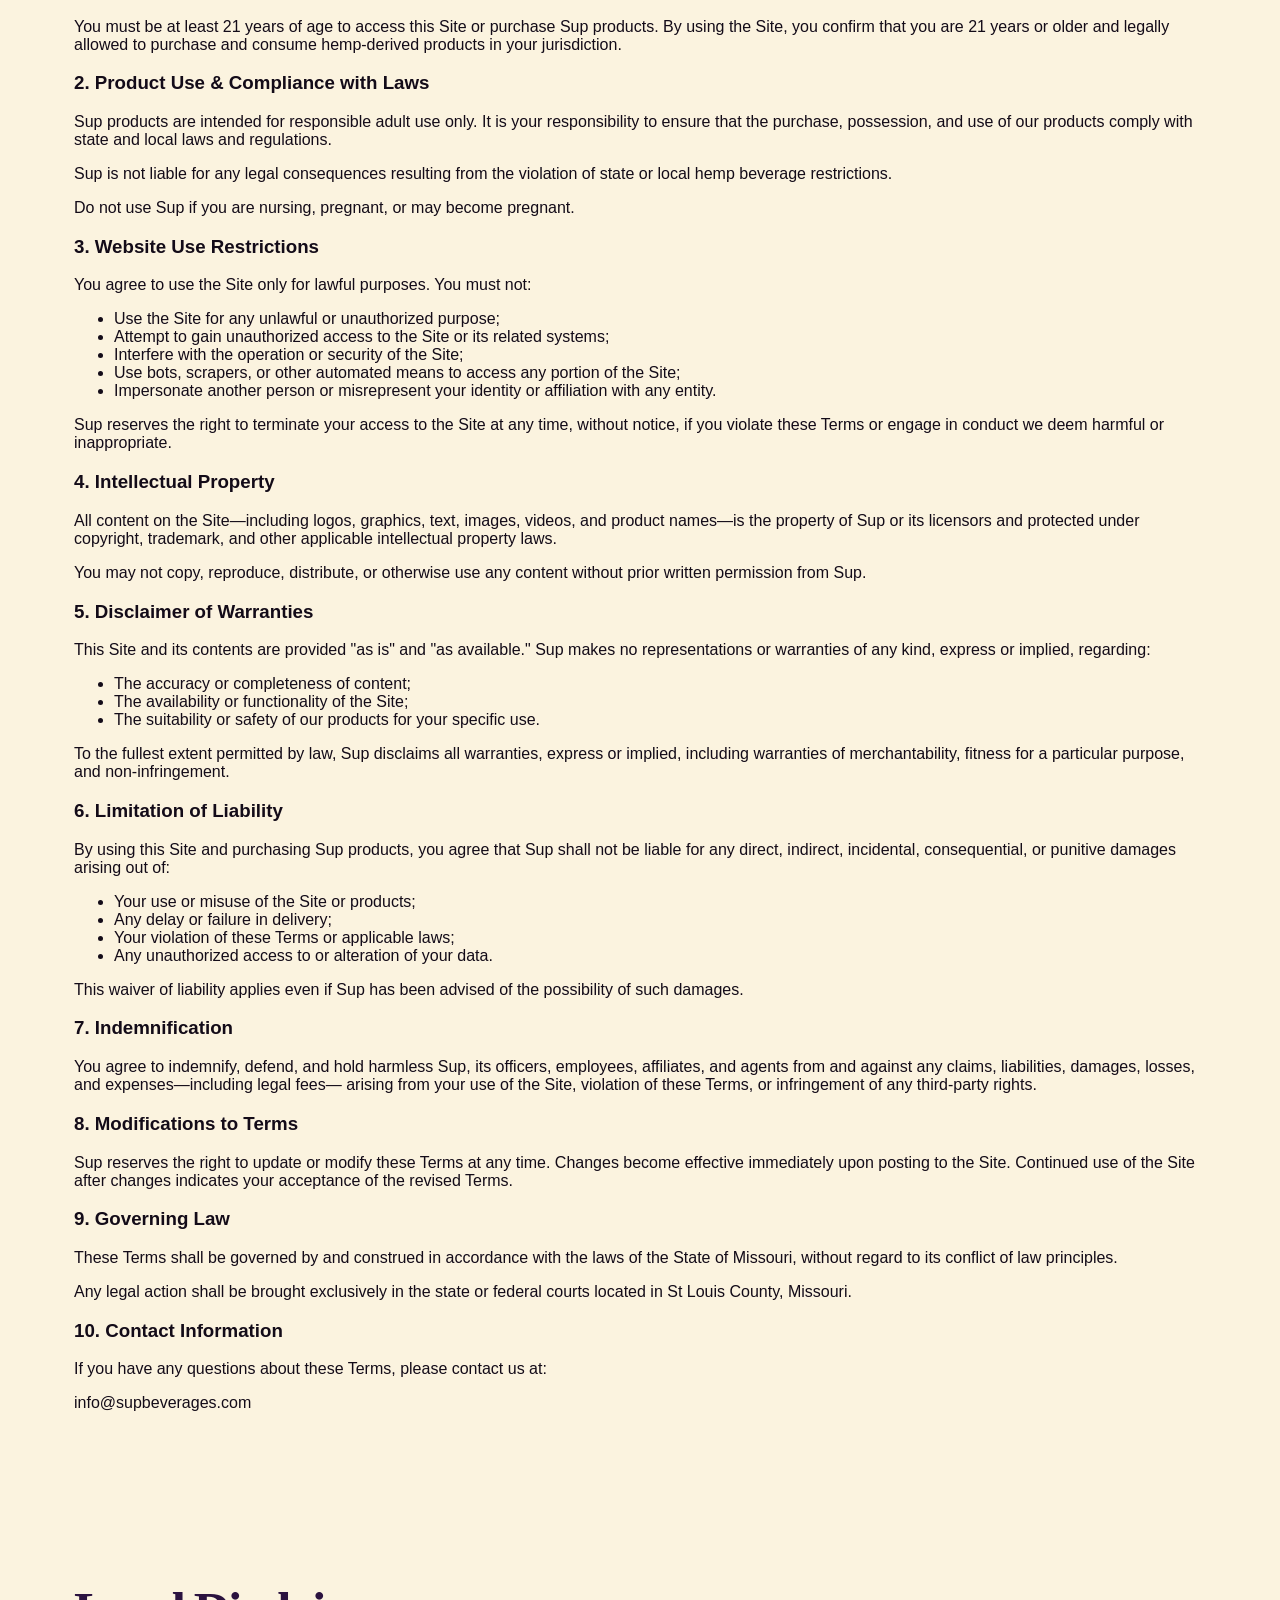
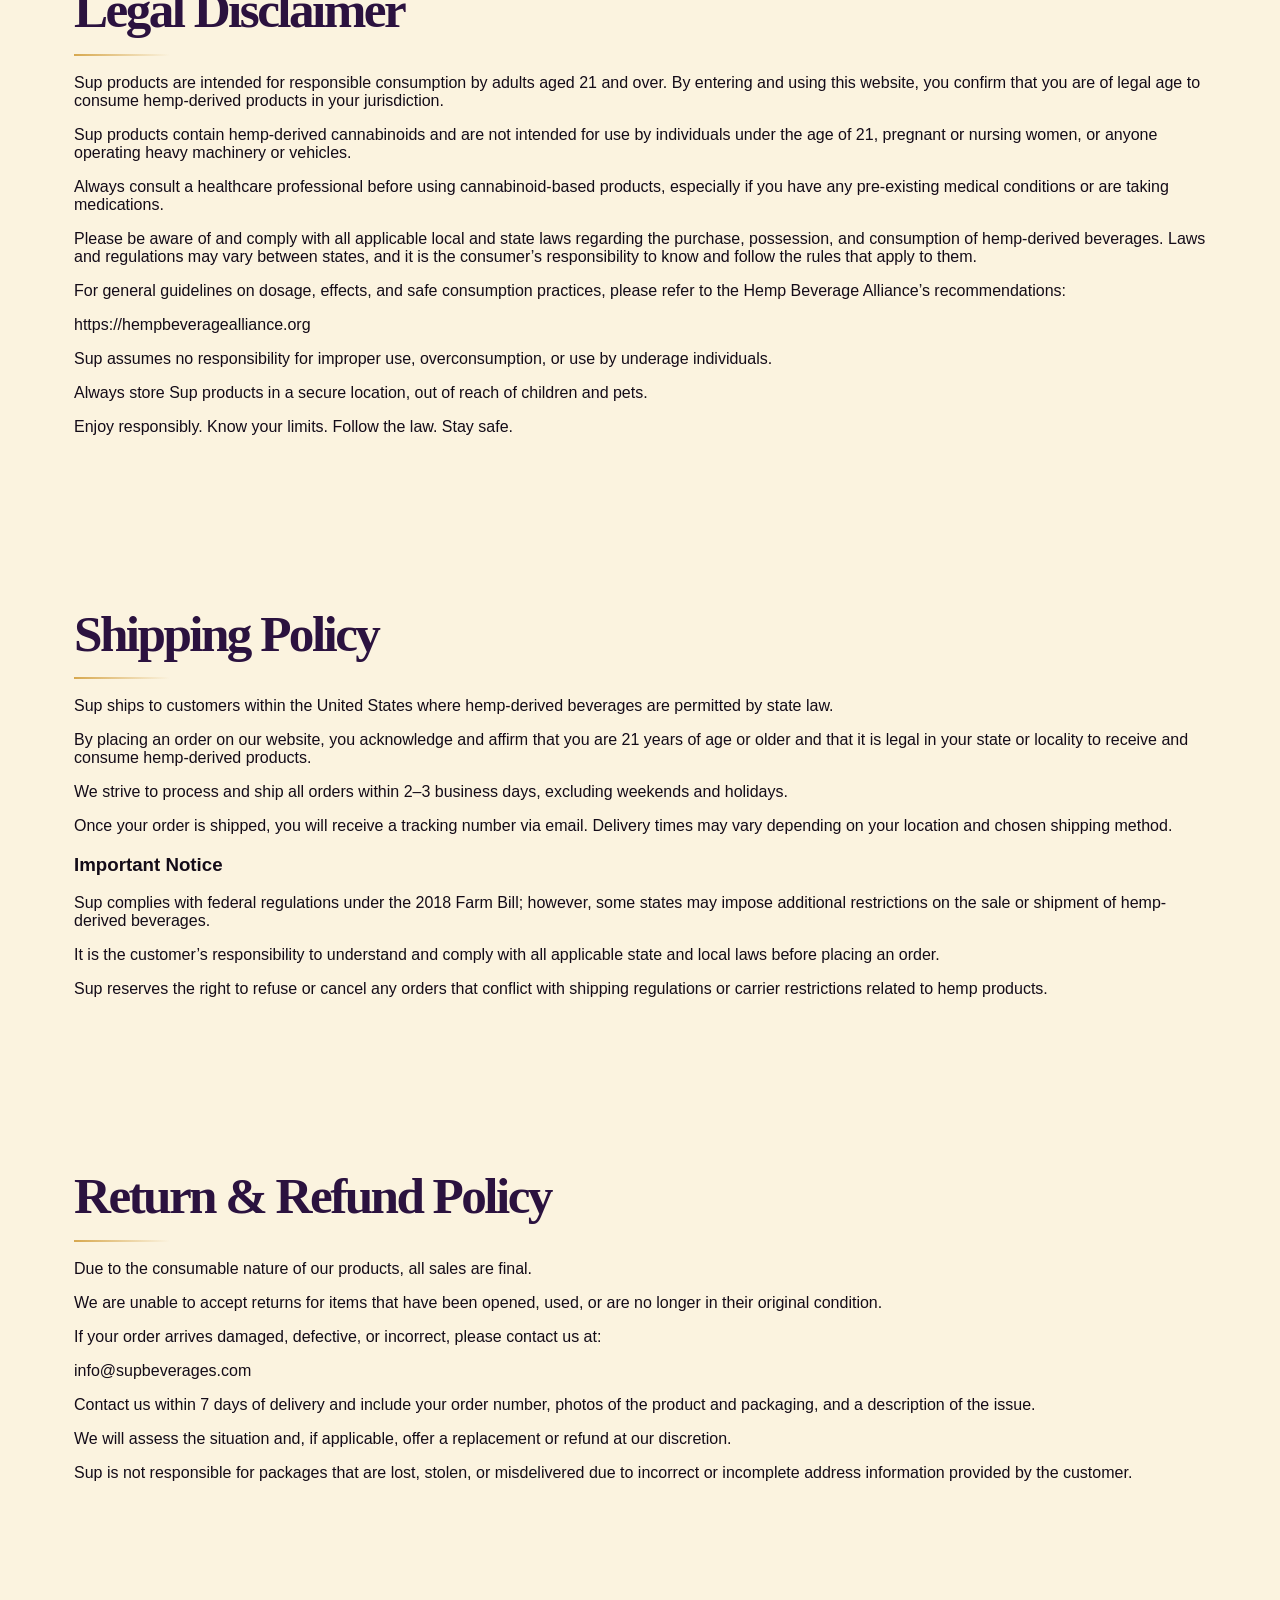
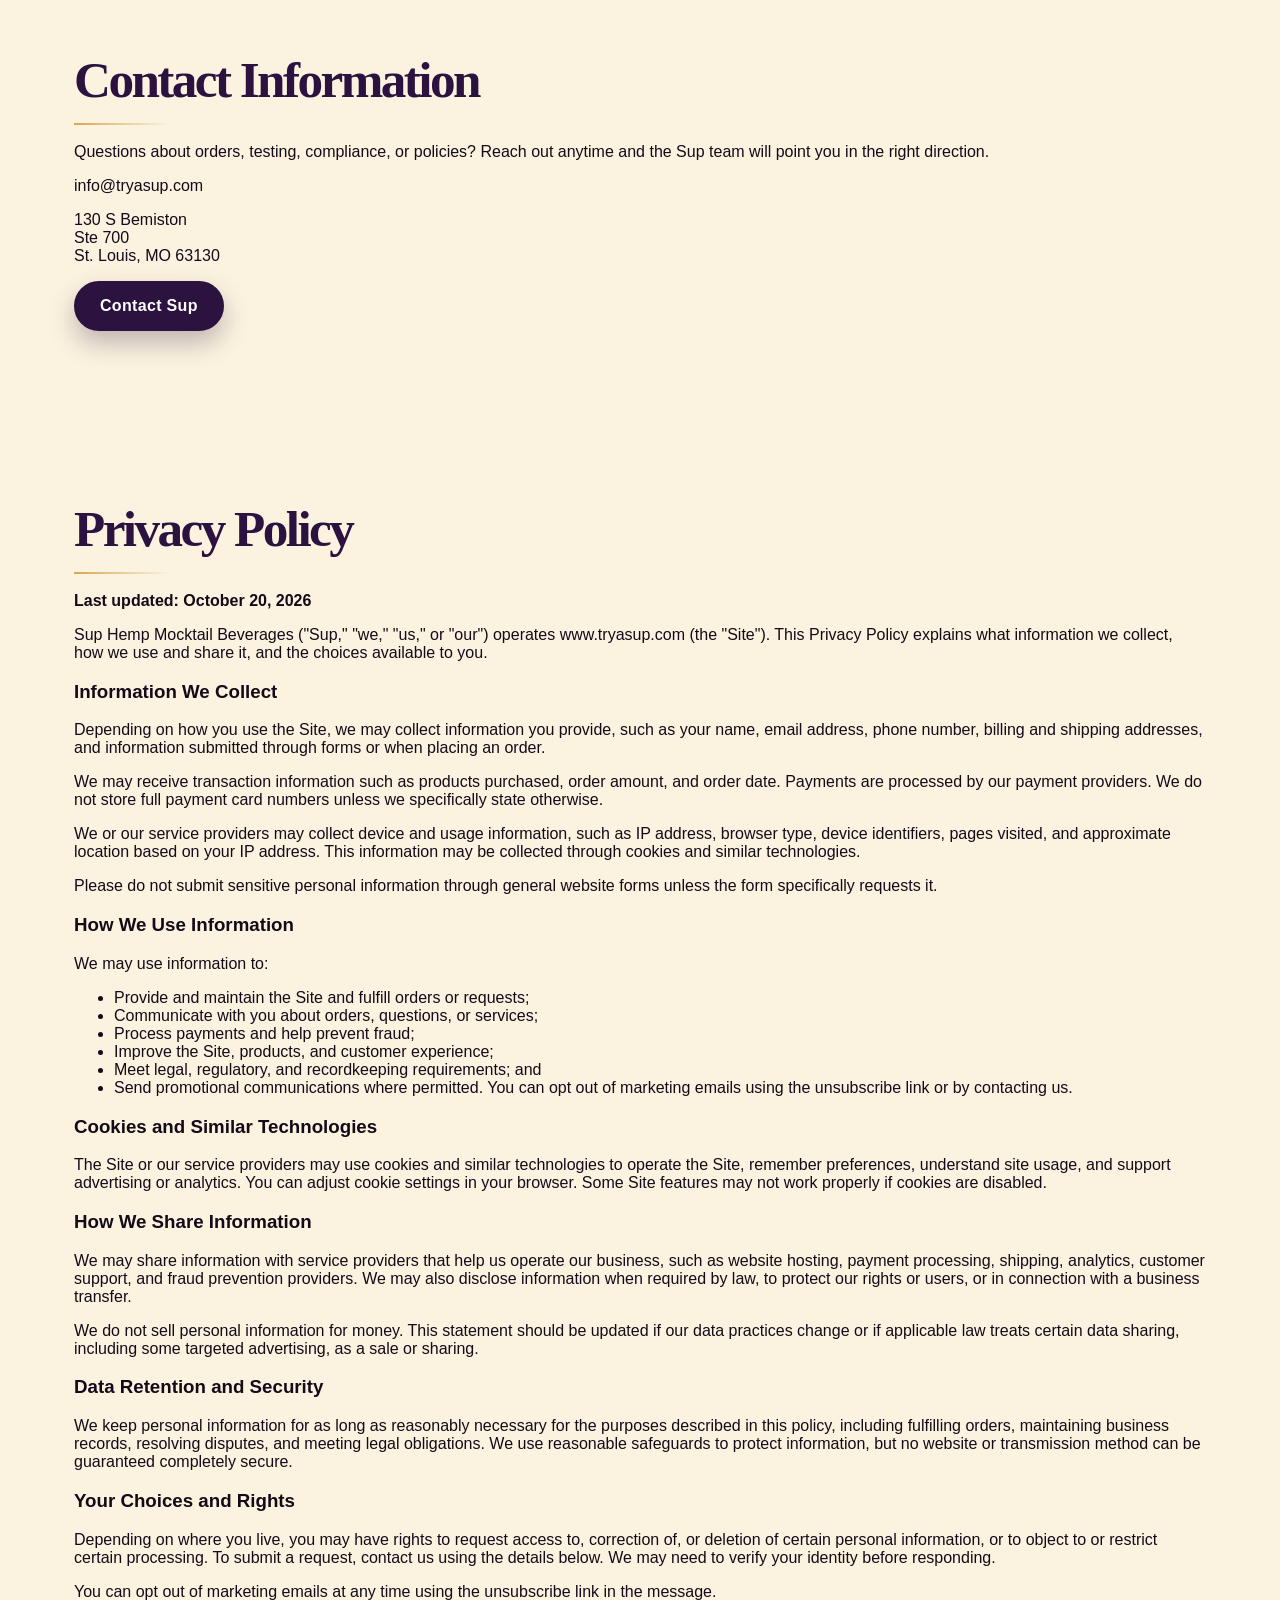
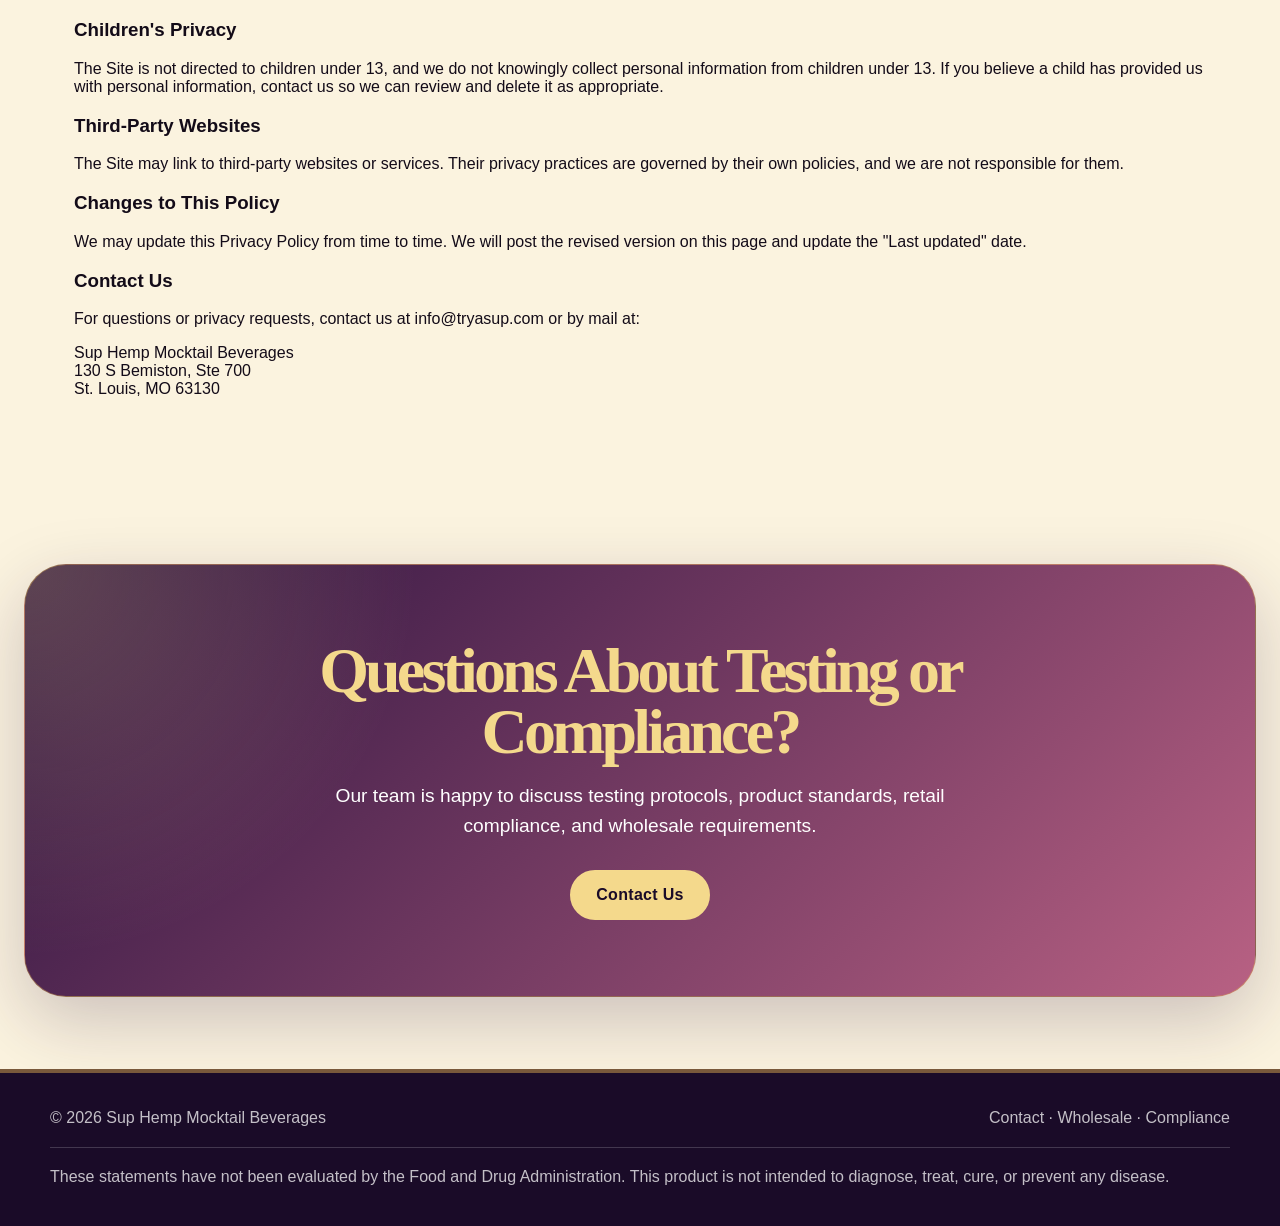
<file: compliance.html>
<!DOCTYPE html>
<html lang="en">
<head>
  <meta charset="UTF-8" />
  <meta name="viewport" content="width=device-width, initial-scale=1.0" />

  <title>Compliance - QA/QC | Sup Hemp Mocktail Beverages</title>

  <meta
    name="description"
    content="Learn about Sup's commitment to consumer safety, third-party laboratory testing, quality assurance, quality control, potency verification, regulatory compliance, legal terms, shipping policies, and return information."
  />

  <link rel="stylesheet" href="style.css" />
</head>

<body>
  <header class="site-header">
    <nav class="nav" aria-label="Main navigation">
      <a class="logo" href="index.html" aria-label="Sup home">
        <img
          src="assets/suplogo.png"
          alt="Sup Hemp Mocktail Beverages logo"
        />
      </a>

      <input
        class="nav-toggle"
        type="checkbox"
        id="nav-toggle"
        aria-label="Toggle navigation menu"
      />

      <label class="nav-toggle-label" for="nav-toggle">
        <span></span>
        <span></span>
        <span></span>
      </label>

      <div class="nav-links">
        <a href="index.html">Home</a>
        <a href="about.html">About</a>
        <a href="flavors.html">Flavors</a>
        <a href="find-us.html">Find Sup</a>
        <a href="compliance.html" aria-current="page">Compliance</a>
        <a href="wholesale.html">Wholesale</a>
        <a href="contact.html">Contact</a>

        <a
          class="button nav-button"
          href="https://try-a-sup.myshopify.com/"
          target="_blank"
          rel="noopener"
        >
          Shop
        </a>
      </div>
    </nav>
  </header>

  <main>
    <section class="hero">
      <div>
        <span class="eyebrow">
          Quality Assurance • Quality Control
        </span>

        <h1>
          Every Batch Tested. Every Product Verified.
        </h1>

        <p>
          At Sup, product safety, consistency, and regulatory compliance are built into every stage of development. Independent laboratory verification, potency testing, and rigorous quality control standards help ensure every product meets the highest expectations for safety and performance.
        </p>

        <div class="hero-actions">
          <a
            class="button"
            href="https://try-a-sup.myshopify.com/"
            target="_blank"
            rel="noopener"
          >
            Shop Sup
          </a>

          <a class="button secondary" href="contact.html">
            Contact Us
          </a>
        </div>
      </div>

      <div class="hero-art">
        <img
          src="assets/supofhero.avif"
          alt="Sup hemp mocktail beverage can"
        />

        <div class="burst">
          Verified. Tested. Trusted.
        </div>
      </div>
    </section>

    <section class="section">
      <div class="split">
        <div>
          <span class="eyebrow">
            Certified 3rd Party Laboratory Testing
          </span>

          <h2 class="section-title">
            Independent Testing. Transparent Results.
          </h2>

          <p class="section-copy">
            All Sup products undergo comprehensive third-party laboratory analysis to verify cannabinoid potency, serving consistency, and product integrity. Every batch is evaluated to ensure compliance with applicable standards and to confirm the absence of harmful contaminants.
          </p>

          <p class="section-copy">
            Our team combines decades of experience across traditional consumer packaged goods, food and beverage manufacturing, and regulated cannabinoid markets. This expertise allows us to maintain stringent quality assurance and quality control protocols from formulation through finished product testing.
          </p>
        </div>

        <div class="cert-grid">
          <img
            src="assets/cert1.avif"
            alt="Sup certificate of analysis document 1"
          />

          <img
            src="assets/cert2.avif"
            alt="Sup certificate of analysis document 2"
          />

          <img
            src="assets/cert3.avif"
            alt="Sup certificate of analysis document 3"
          />

          <img
            src="assets/cert4.avif"
            alt="Sup certificate of analysis document 4"
          />

          <img
            src="assets/labshot.avif"
            alt="Sup laboratory testing"
          />
        </div>
      </div>
    </section>

    <section class="section">
      <div class="lab-partner">
        <h2 class="section-title">
          Our Laboratory Partners
        </h2>

        <a
          href="https://www.cloudtenlab.com/"
          target="_blank"
          rel="noopener"
          aria-label="Visit Cloud Ten Laboratory"
        >
          <img
            src="assets/cloud10.avif"
            alt="Cloud Ten Laboratory"
          />
        </a>
      </div>
    </section>

    <section class="section faq-section">
      <h2 class="section-title">
        The basics.
      </h2>

      <div class="faq-list">
        <details>
          <summary>What is Sup?</summary>

          <p>
            Sup is a hemp mocktail beverage made for alcohol-free social sipping. It is designed to offer cocktail-style flavor and a relaxed beverage experience without alcohol.
          </p>
        </details>

        <details>
          <summary>Does Sup contain alcohol?</summary>

          <p>
            No. Sup is an alcohol-free beverage.
          </p>
        </details>

        <details>
          <summary>What does “hemp mocktail” mean?</summary>

          <p>
            It means Sup is inspired by mocktail flavors and made with hemp-derived ingredients. It is intended for adults looking for a modern alternative to alcoholic drinks.
          </p>
        </details>

        <details>
          <summary>How should I drink Sup?</summary>

          <p>
            Serve chilled, pour over ice, or dress it up with citrus, herbs, fruit, or a cocktail garnish. It works straight from the can or as a base for alcohol-free mixed drinks.
          </p>
        </details>
      </div>
    </section>

    <section class="section faq-section">
      <h2 class="section-title">
        Effects & experience.
      </h2>

      <div class="faq-list">
        <details>
          <summary>How will Sup make me feel?</summary>

          <p>
            Everyone’s experience may vary. Sup is made for relaxed, social moments, but individual effects depend on your body, tolerance, serving size, and other factors.
          </p>
        </details>

        <details>
          <summary>How long does it take to feel anything?</summary>

          <p>
            Timing can vary by person. Start with one serving, give yourself time, and avoid consuming more until you understand how it feels for you.
          </p>
        </details>

        <details>
          <summary>Can I drive after drinking Sup?</summary>

          <p>
            Do not drive or operate machinery if you feel impaired. Use responsibly and follow all applicable laws.
          </p>
        </details>

        <details>
          <summary>Who should not drink Sup?</summary>

          <p>
            Sup is intended for adults. Do not consume if you are pregnant, nursing, underage, or have been advised by a medical professional to avoid hemp-derived products.
          </p>
        </details>
      </div>
    </section>

    <section class="statement">
      <h2>
        Quality is not claimed. It is measured, documented, and verified.
      </h2>
    </section>

    <section class="section faq-section">
      <h2 class="section-title">
        Buying Sup.
      </h2>

      <div class="faq-list">
        <details>
          <summary>Where can I buy Sup?</summary>

          <p>
            You can shop online or check our Find Sup page for retail availability.
          </p>
        </details>

        <details>
          <summary>Do you sell wholesale?</summary>

          <p>
            Yes. Retailers, restaurants, bars, event venues, and hospitality buyers can visit our Wholesale page to get in touch.
          </p>
        </details>

        <details>
          <summary>Can I serve Sup at events?</summary>

          <p>
            Yes. Sup is a strong fit for weddings, private events, brand activations, corporate gatherings, sober-curious menus, and alcohol-free beverage programs.
          </p>
        </details>

        <details>
          <summary>How should I store it?</summary>

          <p>
            Store Sup in a cool, dry place and chill before serving for the best taste.
          </p>
        </details>
      </div>
    </section>

    <section class="section">
      <h2 class="section-title">
        Terms & Conditions
      </h2>

      <div class="legal-copy">
        <p>
          Welcome to Sup! These Terms and Conditions ("Terms") govern your use of our website,
          www.tryasup.com (the "Site"), and all related services, content, and purchases offered by Sup
          ("we", "us", or "our").
        </p>

        <p>
          By accessing or using the Site, you agree to be bound by these Terms and all applicable laws
          and regulations. If you do not agree, please do not use this Site.
        </p>

        <h3>1. Eligibility & Age Restriction</h3>

        <p>
          You must be at least 21 years of age to access this Site or purchase Sup products.
          By using the Site, you confirm that you are 21 years or older and legally allowed
          to purchase and consume hemp-derived products in your jurisdiction.
        </p>

        <h3>2. Product Use & Compliance with Laws</h3>

        <p>
          Sup products are intended for responsible adult use only.
          It is your responsibility to ensure that the purchase, possession,
          and use of our products comply with state and local laws and regulations.
        </p>

        <p>
          Sup is not liable for any legal consequences resulting from the violation
          of state or local hemp beverage restrictions.
        </p>

        <p>
          Do not use Sup if you are nursing, pregnant, or may become pregnant.
        </p>

        <h3>3. Website Use Restrictions</h3>

        <p>
          You agree to use the Site only for lawful purposes.
          You must not:
        </p>

        <ul>
          <li>Use the Site for any unlawful or unauthorized purpose;</li>
          <li>Attempt to gain unauthorized access to the Site or its related systems;</li>
          <li>Interfere with the operation or security of the Site;</li>
          <li>Use bots, scrapers, or other automated means to access any portion of the Site;</li>
          <li>Impersonate another person or misrepresent your identity or affiliation with any entity.</li>
        </ul>

        <p>
          Sup reserves the right to terminate your access to the Site at any time,
          without notice, if you violate these Terms or engage in conduct we deem harmful or inappropriate.
        </p>

        <h3>4. Intellectual Property</h3>

        <p>
          All content on the Site—including logos, graphics, text, images, videos,
          and product names—is the property of Sup or its licensors and protected
          under copyright, trademark, and other applicable intellectual property laws.
        </p>

        <p>
          You may not copy, reproduce, distribute, or otherwise use any content
          without prior written permission from Sup.
        </p>

        <h3>5. Disclaimer of Warranties</h3>

        <p>
          This Site and its contents are provided "as is" and "as available."
          Sup makes no representations or warranties of any kind, express or implied, regarding:
        </p>

        <ul>
          <li>The accuracy or completeness of content;</li>
          <li>The availability or functionality of the Site;</li>
          <li>The suitability or safety of our products for your specific use.</li>
        </ul>

        <p>
          To the fullest extent permitted by law, Sup disclaims all warranties,
          express or implied, including warranties of merchantability,
          fitness for a particular purpose, and non-infringement.
        </p>

        <h3>6. Limitation of Liability</h3>

        <p>
          By using this Site and purchasing Sup products, you agree that Sup shall not be liable
          for any direct, indirect, incidental, consequential, or punitive damages arising out of:
        </p>

        <ul>
          <li>Your use or misuse of the Site or products;</li>
          <li>Any delay or failure in delivery;</li>
          <li>Your violation of these Terms or applicable laws;</li>
          <li>Any unauthorized access to or alteration of your data.</li>
        </ul>

        <p>
          This waiver of liability applies even if Sup has been advised
          of the possibility of such damages.
        </p>

        <h3>7. Indemnification</h3>

        <p>
          You agree to indemnify, defend, and hold harmless Sup, its officers,
          employees, affiliates, and agents from and against any claims,
          liabilities, damages, losses, and expenses—including legal fees—
          arising from your use of the Site, violation of these Terms,
          or infringement of any third-party rights.
        </p>

        <h3>8. Modifications to Terms</h3>

        <p>
          Sup reserves the right to update or modify these Terms at any time.
          Changes become effective immediately upon posting to the Site.
          Continued use of the Site after changes indicates your acceptance
          of the revised Terms.
        </p>

        <h3>9. Governing Law</h3>

        <p>
          These Terms shall be governed by and construed in accordance with the laws
          of the State of Missouri, without regard to its conflict of law principles.
        </p>

        <p>
          Any legal action shall be brought exclusively in the state or federal courts
          located in St Louis County, Missouri.
        </p>

        <h3>10. Contact Information</h3>

        <p>
          If you have any questions about these Terms, please contact us at:
        </p>

        <p>
          <a href="mailto:info@supbeverages.com">
            info@supbeverages.com
          </a>
        </p>
      </div>
    </section>

    <section class="section">
      <h2 class="section-title">
        Legal Disclaimer
      </h2>

      <div class="legal-copy">
        <p>
          Sup products are intended for responsible consumption by adults aged 21 and over. By entering and using this website, you confirm that you are of legal age to consume hemp-derived products in your jurisdiction.
        </p>

        <p>
          Sup products contain hemp-derived cannabinoids and are not intended for use by individuals under the age of 21, pregnant or nursing women, or anyone operating heavy machinery or vehicles.
        </p>

        <p>
          Always consult a healthcare professional before using cannabinoid-based products, especially if you have any pre-existing medical conditions or are taking medications.
        </p>

        <p>
          Please be aware of and comply with all applicable local and state laws regarding the purchase, possession, and consumption of hemp-derived beverages. Laws and regulations may vary between states, and it is the consumer’s responsibility to know and follow the rules that apply to them.
        </p>

        <p>
          For general guidelines on dosage, effects, and safe consumption practices, please refer to the Hemp Beverage Alliance’s recommendations:
        </p>

        <p>
          <a
            href="https://hempbeveragealliance.org"
            target="_blank"
            rel="noopener"
          >
            https://hempbeveragealliance.org
          </a>
        </p>

        <p>
          Sup assumes no responsibility for improper use, overconsumption, or use by underage individuals.
        </p>

        <p>
          Always store Sup products in a secure location, out of reach of children and pets.
        </p>

        <p>
          Enjoy responsibly. Know your limits. Follow the law. Stay safe.
        </p>
      </div>
    </section>

    <section class="section">
      <h2 class="section-title">
        Shipping Policy
      </h2>

      <div class="legal-copy">
        <p>
          Sup ships to customers within the United States where hemp-derived beverages are permitted by state law.
        </p>

        <p>
          By placing an order on our website, you acknowledge and affirm that you are 21 years of age or older and that it is legal in your state or locality to receive and consume hemp-derived products.
        </p>

        <p>
          We strive to process and ship all orders within 2–3 business days, excluding weekends and holidays.
        </p>

        <p>
          Once your order is shipped, you will receive a tracking number via email. Delivery times may vary depending on your location and chosen shipping method.
        </p>

        <h3>Important Notice</h3>

        <p>
          Sup complies with federal regulations under the 2018 Farm Bill; however, some states may impose additional restrictions on the sale or shipment of hemp-derived beverages.
        </p>

        <p>
          It is the customer’s responsibility to understand and comply with all applicable state and local laws before placing an order.
        </p>

        <p>
          Sup reserves the right to refuse or cancel any orders that conflict with shipping regulations or carrier restrictions related to hemp products.
        </p>
      </div>
    </section>

    <section class="section">
      <h2 class="section-title">
        Return & Refund Policy
      </h2>

      <div class="legal-copy">
        <p>
          Due to the consumable nature of our products, all sales are final.
        </p>

        <p>
          We are unable to accept returns for items that have been opened, used, or are no longer in their original condition.
        </p>

        <p>
          If your order arrives damaged, defective, or incorrect, please contact us at:
        </p>

        <p>
          <a href="mailto:info@supbeverages.com">
            info@supbeverages.com
          </a>
        </p>

        <p>
          Contact us within 7 days of delivery and include your order number, photos of the product and packaging, and a description of the issue.
        </p>

        <p>
          We will assess the situation and, if applicable, offer a replacement or refund at our discretion.
        </p>

        <p>
          Sup is not responsible for packages that are lost, stolen, or misdelivered due to incorrect or incomplete address information provided by the customer.
        </p>
      </div>
    </section>

    <section class="section">
      <h2 class="section-title">
        Contact Information
      </h2>

      <div class="legal-copy">
        <p>
          Questions about orders, testing, compliance, or policies? Reach out anytime and the Sup team will point you in the right direction.
        </p>

        <p>
          info@tryasup.com
        </p>

        <p>
          130 S Bemiston<br />
          Ste 700<br />
          St. Louis, MO 63130
        </p>

        <p>
          <a class="button" href="contact.html">
            Contact Sup
          </a>
        </p>
      </div>
    </section>

    <section class="section">
      <h2 class="section-title">
        Privacy Policy
      </h2>

      <div class="legal-copy">
        <p>
          <strong>Last updated: October 20, 2026</strong>
        </p>

        <p>
          Sup Hemp Mocktail Beverages ("Sup," "we," "us," or "our") operates www.tryasup.com (the "Site"). This Privacy Policy explains what information we collect, how we use and share it, and the choices available to you.
        </p>

        <h3>Information We Collect</h3>

        <p>
          Depending on how you use the Site, we may collect information you provide, such as your name, email address, phone number, billing and shipping addresses, and information submitted through forms or when placing an order.
        </p>

        <p>
          We may receive transaction information such as products purchased, order amount, and order date. Payments are processed by our payment providers. We do not store full payment card numbers unless we specifically state otherwise.
        </p>

        <p>
          We or our service providers may collect device and usage information, such as IP address, browser type, device identifiers, pages visited, and approximate location based on your IP address. This information may be collected through cookies and similar technologies.
        </p>

        <p>
          Please do not submit sensitive personal information through general website forms unless the form specifically requests it.
        </p>

        <h3>How We Use Information</h3>

        <p>We may use information to:</p>

        <ul>
          <li>Provide and maintain the Site and fulfill orders or requests;</li>
          <li>Communicate with you about orders, questions, or services;</li>
          <li>Process payments and help prevent fraud;</li>
          <li>Improve the Site, products, and customer experience;</li>
          <li>Meet legal, regulatory, and recordkeeping requirements; and</li>
          <li>Send promotional communications where permitted. You can opt out of marketing emails using the unsubscribe link or by contacting us.</li>
        </ul>

        <h3>Cookies and Similar Technologies</h3>

        <p>
          The Site or our service providers may use cookies and similar technologies to operate the Site, remember preferences, understand site usage, and support advertising or analytics. You can adjust cookie settings in your browser. Some Site features may not work properly if cookies are disabled.
        </p>

        <h3>How We Share Information</h3>

        <p>
          We may share information with service providers that help us operate our business, such as website hosting, payment processing, shipping, analytics, customer support, and fraud prevention providers. We may also disclose information when required by law, to protect our rights or users, or in connection with a business transfer.
        </p>

        <p>
          We do not sell personal information for money. This statement should be updated if our data practices change or if applicable law treats certain data sharing, including some targeted advertising, as a sale or sharing.
        </p>

        <h3>Data Retention and Security</h3>

        <p>
          We keep personal information for as long as reasonably necessary for the purposes described in this policy, including fulfilling orders, maintaining business records, resolving disputes, and meeting legal obligations. We use reasonable safeguards to protect information, but no website or transmission method can be guaranteed completely secure.
        </p>

        <h3>Your Choices and Rights</h3>

        <p>
          Depending on where you live, you may have rights to request access to, correction of, or deletion of certain personal information, or to object to or restrict certain processing. To submit a request, contact us using the details below. We may need to verify your identity before responding.
        </p>

        <p>
          You can opt out of marketing emails at any time using the unsubscribe link in the message.
        </p>

        <h3>Children's Privacy</h3>

        <p>
          The Site is not directed to children under 13, and we do not knowingly collect personal information from children under 13. If you believe a child has provided us with personal information, contact us so we can review and delete it as appropriate.
        </p>

        <h3>Third-Party Websites</h3>

        <p>
          The Site may link to third-party websites or services. Their privacy practices are governed by their own policies, and we are not responsible for them.
        </p>

        <h3>Changes to This Policy</h3>

        <p>
          We may update this Privacy Policy from time to time. We will post the revised version on this page and update the "Last updated" date.
        </p>

        <h3>Contact Us</h3>

        <p>
          For questions or privacy requests, contact us at <a href="mailto:info@tryasup.com">info@tryasup.com</a> or by mail at:
        </p>

        <p>
          Sup Hemp Mocktail Beverages<br />
          130 S Bemiston, Ste 700<br />
          St. Louis, MO 63130
        </p>
      </div>
    </section>

    <section class="cta">
      <h2>
        Questions About Testing or Compliance?
      </h2>

      <p>
        Our team is happy to discuss testing protocols, product standards, retail compliance, and wholesale requirements.
      </p>

      <a
        class="button"
        href="contact.html"
      >
        Contact Us
      </a>
    </section>
  </main>

  <footer>
    <div class="footer-inner">
      <div>
        © 2026 Sup Hemp Mocktail Beverages
      </div>

      <div>
        <a href="contact.html">Contact</a>
        ·
        <a href="wholesale.html">Wholesale</a>
        ·
        <a href="compliance.html">Compliance</a>
      </div>
    </div>
    <div class="footer-disclaimer">These statements have not been evaluated by the Food and Drug Administration. This product is not intended to diagnose, treat, cure, or prevent any disease.</div>
  </footer>
</body>
</html>
</file>
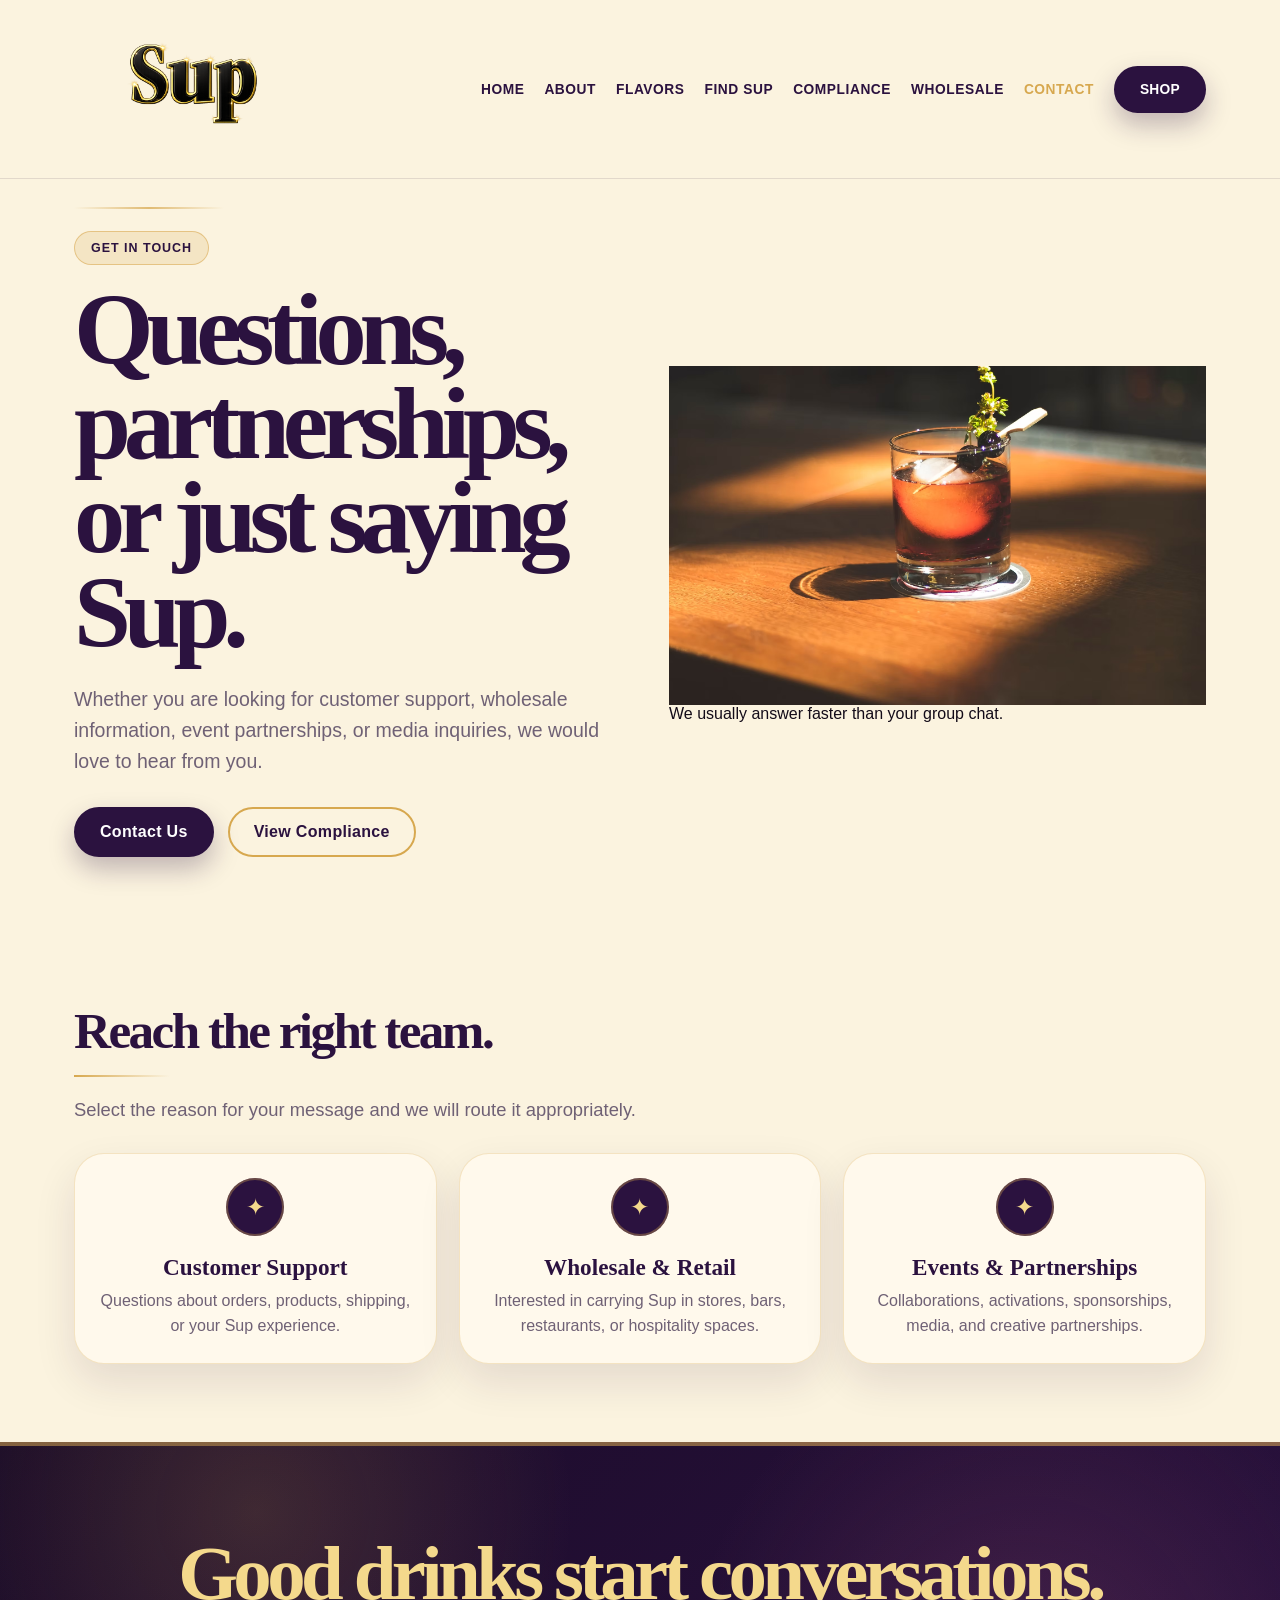
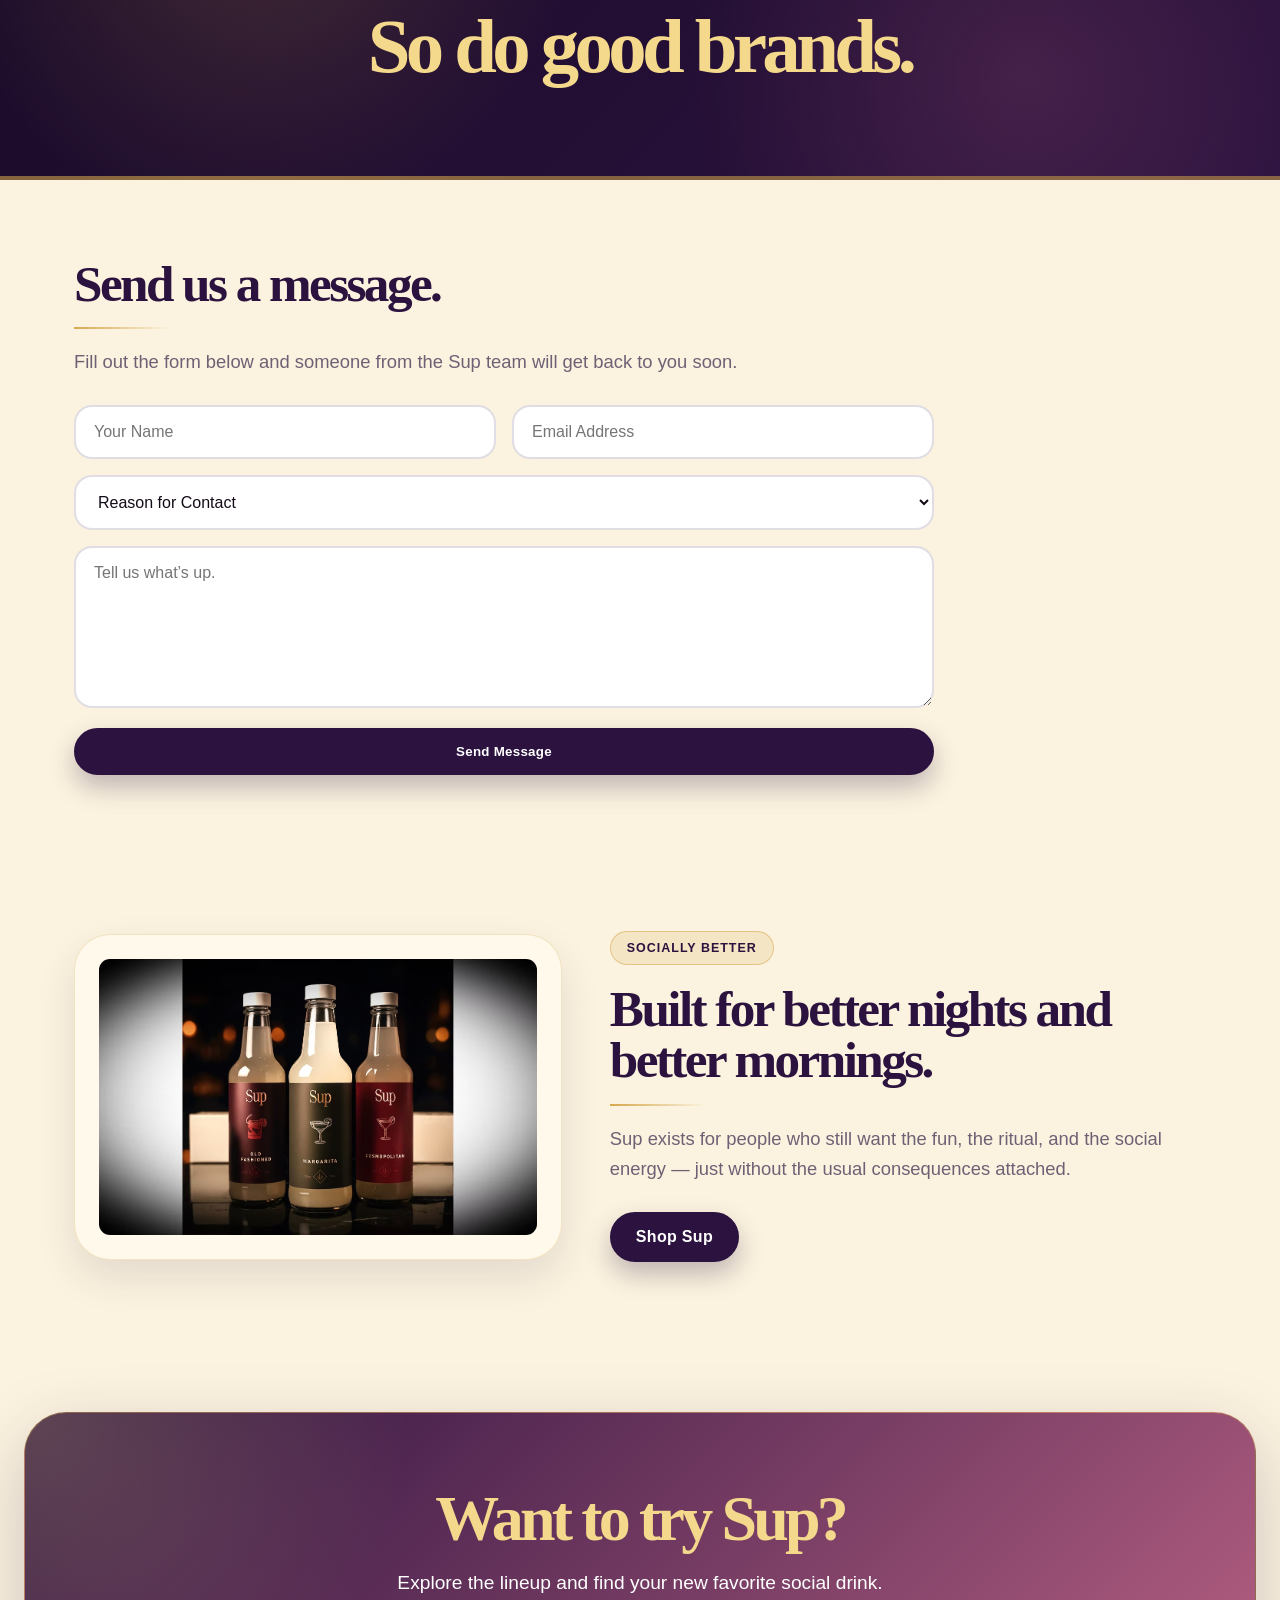
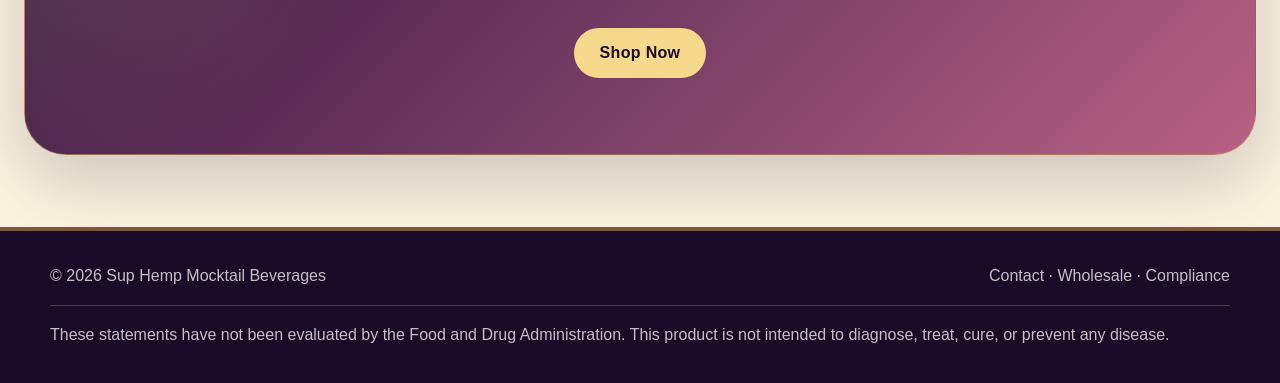
<file: contact.html>
<!DOCTYPE html>
<html lang="en">
<head>
  <meta charset="UTF-8" />
  <meta name="viewport" content="width=device-width, initial-scale=1.0" />

  <title>Contact | Sup Hemp Mocktail Beverages</title>

  <meta
    name="description"
    content="Contact Sup Hemp Mocktail Beverages for customer support, wholesale inquiries, partnerships, events, and general questions."
  />

  <link rel="stylesheet" href="style.css" />
</head>

<body>
  <header class="site-header">
    <nav class="nav" aria-label="Main navigation">
      <a class="logo" href="index.html" aria-label="Sup home">
        <img
          src="assets/suplogo.png"
          alt="Sup Hemp Mocktail Beverages logo"
        />
      </a>

      <input
        class="nav-toggle"
        type="checkbox"
        id="nav-toggle"
        aria-label="Toggle navigation menu"
      />

      <label class="nav-toggle-label" for="nav-toggle">
        <span></span>
        <span></span>
        <span></span>
      </label>

      <div class="nav-links">
        <a href="index.html">Home</a>
        <a href="about.html">About</a>
        <a href="flavors.html">Flavors</a>
        <a href="find-us.html">Find Sup</a>
        <a href="compliance.html">Compliance</a>
        <a href="wholesale.html">Wholesale</a>
        <a href="contact.html" aria-current="page">Contact</a>

        <a
          class="button nav-button"
          href="https://try-a-sup.myshopify.com/"
          target="_blank"
          rel="noopener"
        >
          Shop
        </a>
      </div>
    </nav>
  </header>

  <main>
    <section class="hero">
      <div>
        <span class="eyebrow">
          Get In Touch
        </span>

        <h1>
          Questions, partnerships, or just saying Sup.
        </h1>

        <p>
          Whether you are looking for customer support, wholesale information, event partnerships, or media inquiries, we would love to hear from you.
        </p>

        <div class="hero-actions">
          <a class="button" href="#contact-form">
            Contact Us
          </a>

          <a class="button secondary" href="compliance.html">
            View Compliance
          </a>
        </div>
      </div>

      <div class="hero-art">
        <img
          src="assets/supofhero.avif"
          alt="Sup hemp mocktail beverage can"
        />

        <div class="burst">
          We usually answer faster than your group chat.
        </div>
      </div>
    </section>

    <section class="section">
      <h2 class="section-title">
        Reach the right team.
      </h2>

      <p class="section-copy">
        Select the reason for your message and we will route it appropriately.
      </p>

      <div class="benefits">
        <div class="benefit">
          <h3>Customer Support</h3>

          <p>
            Questions about orders, products, shipping, or your Sup experience.
          </p>
        </div>

        <div class="benefit">
          <h3>Wholesale & Retail</h3>

          <p>
            Interested in carrying Sup in stores, bars, restaurants, or hospitality spaces.
          </p>
        </div>

        <div class="benefit">
          <h3>Events & Partnerships</h3>

          <p>
            Collaborations, activations, sponsorships, media, and creative partnerships.
          </p>
        </div>
      </div>
    </section>

    <section class="statement">
      <h2>
        Good drinks start conversations. So do good brands.
      </h2>
    </section>

    <section class="section" id="contact-form">
      <h2 class="section-title">
        Send us a message.
      </h2>

      <p class="section-copy">
        Fill out the form below and someone from the Sup team will get back to you soon.
      </p>

      <form class="contact-form" action="#" method="post">
        <div class="form-grid">
          <label>
            <span class="sr-only">Your Name</span>

            <input
              type="text"
              name="name"
              placeholder="Your Name"
              required
            />
          </label>

          <label>
            <span class="sr-only">Email Address</span>

            <input
              type="email"
              name="email"
              placeholder="Email Address"
              required
            />
          </label>
        </div>

        <label>
          <span class="sr-only">Reason for Contact</span>

          <select name="reason" required>
            <option value="">Reason for Contact</option>
            <option>Customer Support</option>
            <option>Wholesale Inquiry</option>
            <option>Retail Partnership</option>
            <option>Event Collaboration</option>
            <option>Press / Media</option>
            <option>General Question</option>
          </select>
        </label>

        <label>
          <span class="sr-only">Message</span>

          <textarea
            name="message"
            rows="7"
            placeholder="Tell us what’s up."
            required
          ></textarea>
        </label>

        <button type="submit" class="button">
          Send Message
        </button>
      </form>
    </section>

    <section class="section image-band">
      <img
        src="assets/supbevshero.avif"
        alt="Assorted Sup beverages"
      />

      <div>
        <span class="eyebrow">
          Socially Better
        </span>

        <h2 class="section-title">
          Built for better nights and better mornings.
        </h2>

        <p class="section-copy">
          Sup exists for people who still want the fun, the ritual, and the social energy — just without the usual consequences attached.
        </p>

        <a
          class="button"
          href="https://try-a-sup.myshopify.com/"
          target="_blank"
          rel="noopener"
        >
          Shop Sup
        </a>
      </div>
    </section>

    <section class="cta">
      <h2>
        Want to try Sup?
      </h2>

      <p>
        Explore the lineup and find your new favorite social drink.
      </p>

      <a
        class="button"
        href="https://try-a-sup.myshopify.com/"
        target="_blank"
        rel="noopener"
      >
        Shop Now
      </a>
    </section>
  </main>

  <footer>
    <div class="footer-inner">
      <div>
        © 2026 Sup Hemp Mocktail Beverages
      </div>

      <div>
        <a href="contact.html">Contact</a>
        ·
        <a href="wholesale.html">Wholesale</a>
        ·
        <a href="compliance.html">Compliance</a>
      </div>
    </div>
    <div class="footer-disclaimer">These statements have not been evaluated by the Food and Drug Administration. This product is not intended to diagnose, treat, cure, or prevent any disease.</div>
  </footer>
</body>
</html>
</file>
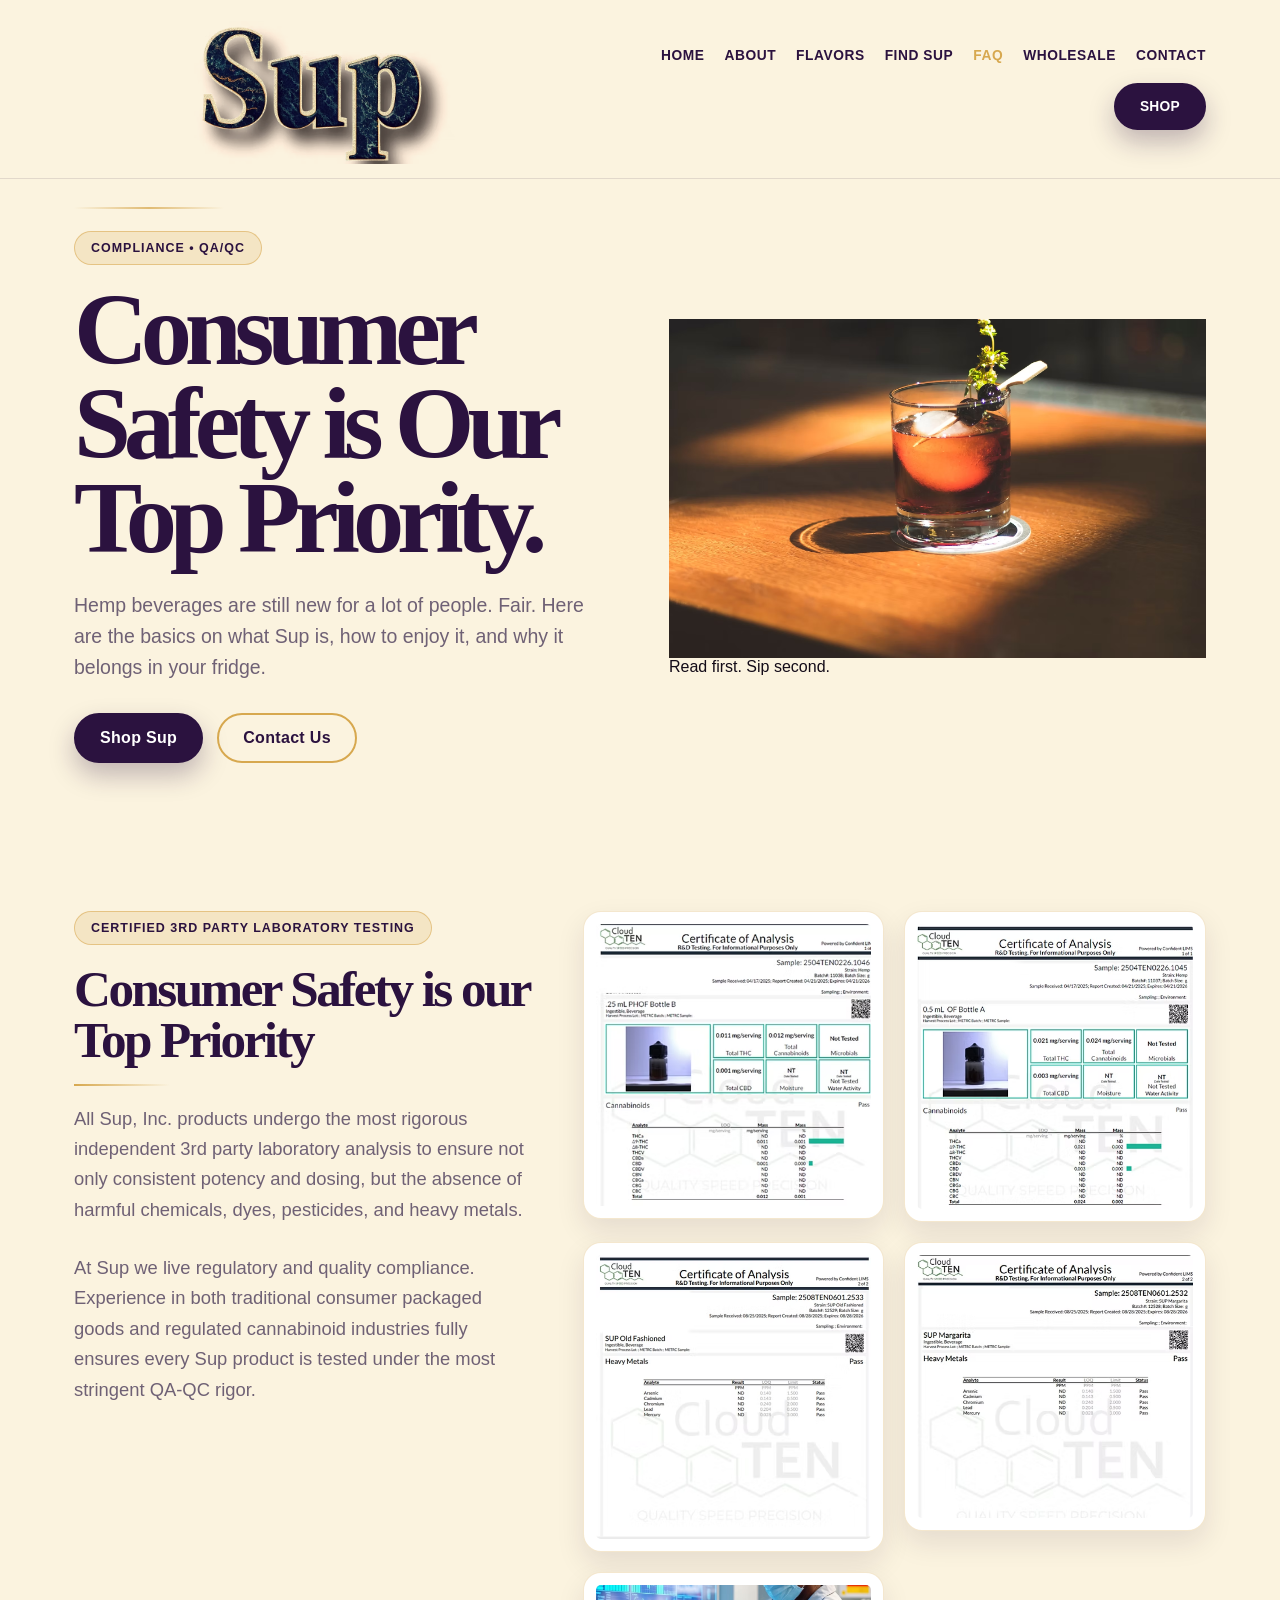
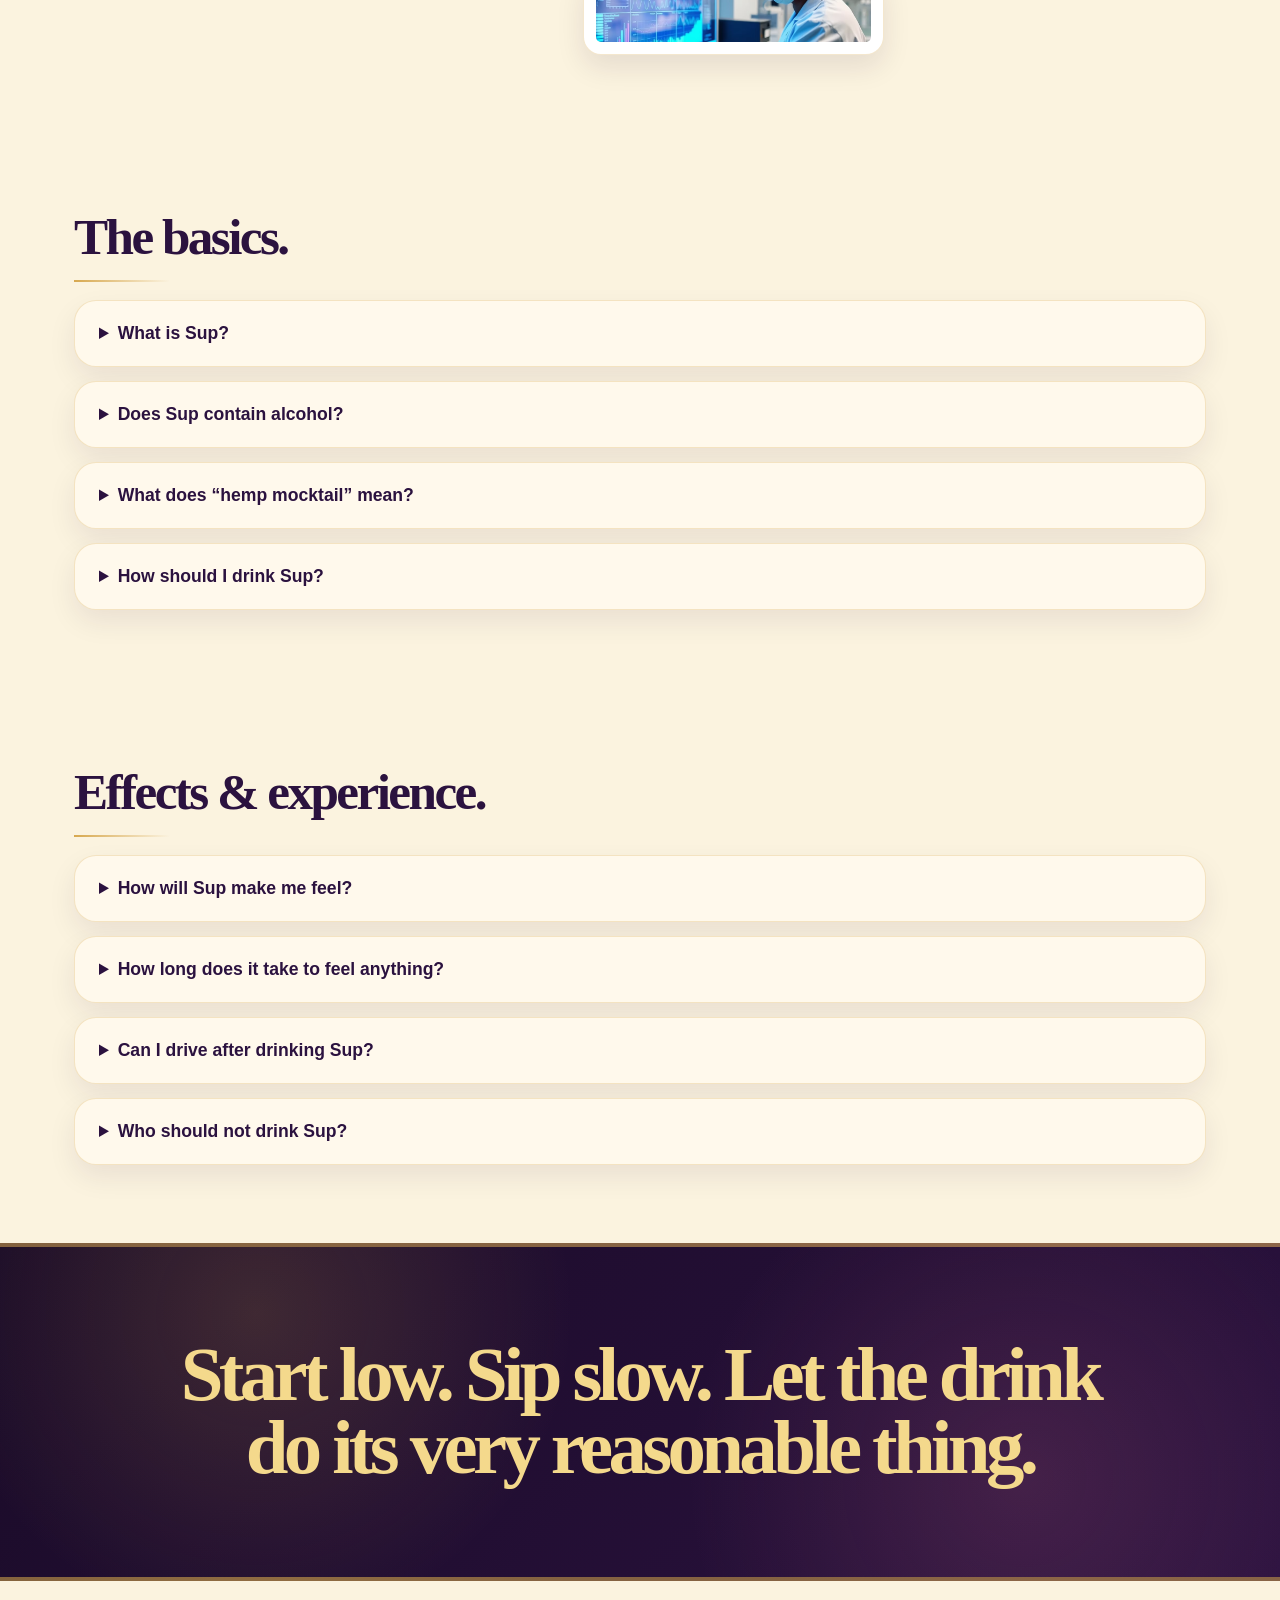
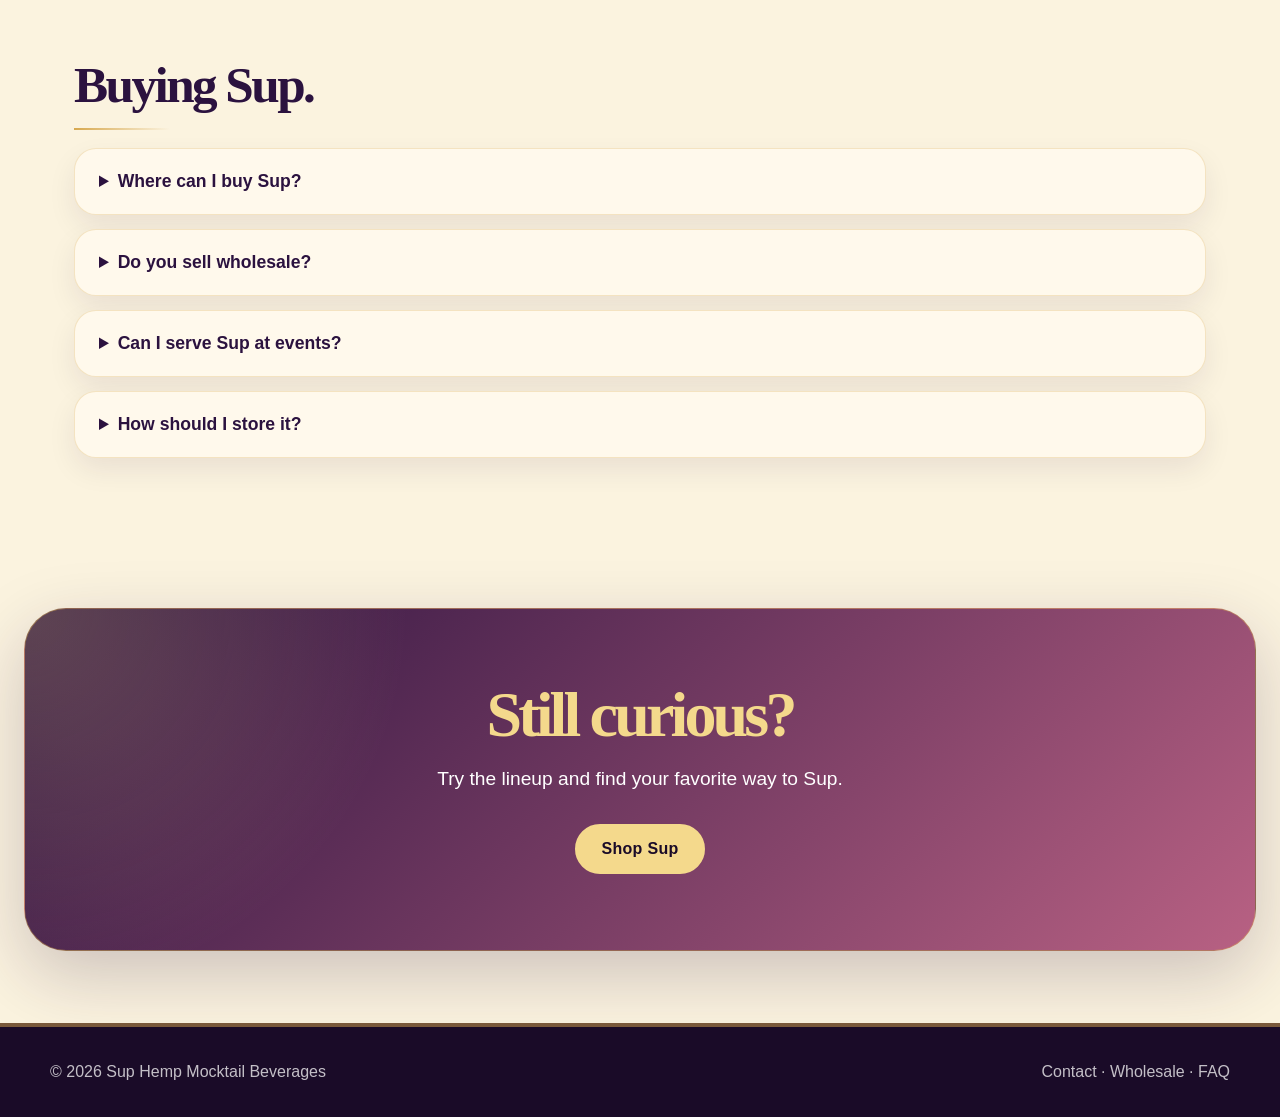
<file: faq.html>
<!DOCTYPE html>
<html lang="en">
<head>
  <meta charset="UTF-8" />
  <meta name="viewport" content="width=device-width, initial-scale=1.0" />

  <title>Compliance - QA/QC | Sup Hemp Mocktail Beverages</title>

  <meta
    name="description"
    content="Learn about Sup's commitment to consumer safety, third-party laboratory testing, quality assurance, quality control, potency verification, and regulatory compliance."
  />

  <link rel="stylesheet" href="style.css" />
</head>

<body>
  <header class="site-header">
    <nav class="nav" aria-label="Main navigation">
      <a class="logo" href="index.html" aria-label="Sup home">
        <img
          src="assets/suplogo.avif"
          alt="Sup Hemp Mocktail Beverages logo"
        />
      </a>

      <input
        class="nav-toggle"
        type="checkbox"
        id="nav-toggle"
        aria-label="Toggle navigation menu"
      />

      <label class="nav-toggle-label" for="nav-toggle">
        <span></span>
        <span></span>
        <span></span>
      </label>

      <div class="nav-links">
        <a href="index.html">Home</a>
        <a href="about.html">About</a>
        <a href="flavors.html">Flavors</a>
        <a href="find-us.html">Find Sup</a>
        <a href="faq.html" aria-current="page">FAQ</a>
        <a href="wholesale.html">Wholesale</a>
        <a href="contact.html">Contact</a>

        <a
          class="button nav-button"
          href="https://try-a-sup.myshopify.com/"
          target="_blank"
          rel="noopener"
        >
          Shop
        </a>
      </div>
    </nav>
  </header>

  <main>
    <section class="hero">
      <div>
        <span class="eyebrow">
          Compliance • QA/QC
        </span>

        <h1>
          Consumer Safety is Our Top Priority.
        </h1>

        <p>
          Hemp beverages are still new for a lot of people. Fair. Here are the basics on what Sup is, how to enjoy it, and why it belongs in your fridge.
        </p>

        <div class="hero-actions">
          <a
            class="button"
            href="https://try-a-sup.myshopify.com/"
            target="_blank"
            rel="noopener"
          >
            Shop Sup
          </a>

          <a class="button secondary" href="contact.html">
            Contact Us
          </a>
        </div>
      </div>

      <div class="hero-art">
        <img
          src="assets/supofhero.avif"
          alt="Sup hemp mocktail beverage can"
        />

        <div class="burst">
          Read first. Sip second.
        </div>
      </div>
    </section>

    <section class="section">
      <div class="split">
        <div>
          <span class="eyebrow">
            Certified 3rd Party Laboratory Testing
          </span>

          <h2 class="section-title">
            Consumer Safety is our Top Priority
          </h2>

          <p class="section-copy">
            All Sup, Inc. products undergo the most rigorous independent
            3rd party laboratory analysis to ensure not only consistent
            potency and dosing, but the absence of harmful chemicals,
            dyes, pesticides, and heavy metals.
          </p>

          <p class="section-copy">
            At Sup we live regulatory and quality compliance. Experience
            in both traditional consumer packaged goods and regulated
            cannabinoid industries fully ensures every Sup product is
            tested under the most stringent QA-QC rigor.
          </p>
        </div>

        <div class="cert-grid">
          <img
            src="assets/cert1.avif"
            alt="Sup certificate of analysis document 1"
          />

          <img
            src="assets/cert2.avif"
            alt="Sup certificate of analysis document 2"
          />

          <img
            src="assets/cert3.avif"
            alt="Sup certificate of analysis document 3"
          />

          <img
            src="assets/cert4.avif"
            alt="Sup certificate of analysis document 4"
          />

          <img
            src="assets/labshot.avif"
            alt="Sup laboratory testing"
          />
        </div>
      </div>
    </section>

    <section class="section faq-section">
      <h2 class="section-title">
        The basics.
      </h2>

      <div class="faq-list">
        <details>
          <summary>What is Sup?</summary>

          <p>
            Sup is a hemp mocktail beverage made for alcohol-free social sipping. It is designed to offer cocktail-style flavor and a relaxed beverage experience without alcohol.
          </p>
        </details>

        <details>
          <summary>Does Sup contain alcohol?</summary>

          <p>
            No. Sup is an alcohol-free beverage.
          </p>
        </details>

        <details>
          <summary>What does “hemp mocktail” mean?</summary>

          <p>
            It means Sup is inspired by mocktail flavors and made with hemp-derived ingredients. It is intended for adults looking for a modern alternative to alcoholic drinks.
          </p>
        </details>

        <details>
          <summary>How should I drink Sup?</summary>

          <p>
            Serve chilled, pour over ice, or dress it up with citrus, herbs, fruit, or a cocktail garnish. It works straight from the can or as a base for alcohol-free mixed drinks.
          </p>
        </details>
      </div>
    </section>

    <section class="section faq-section">
      <h2 class="section-title">
        Effects & experience.
      </h2>

      <div class="faq-list">
        <details>
          <summary>How will Sup make me feel?</summary>

          <p>
            Everyone’s experience may vary. Sup is made for relaxed, social moments, but individual effects depend on your body, tolerance, serving size, and other factors.
          </p>
        </details>

        <details>
          <summary>How long does it take to feel anything?</summary>

          <p>
            Timing can vary by person. Start with one serving, give yourself time, and avoid consuming more until you understand how it feels for you.
          </p>
        </details>

        <details>
          <summary>Can I drive after drinking Sup?</summary>

          <p>
            Do not drive or operate machinery if you feel impaired. Use responsibly and follow all applicable laws.
          </p>
        </details>

        <details>
          <summary>Who should not drink Sup?</summary>

          <p>
            Sup is intended for adults. Do not consume if you are pregnant, nursing, underage, or have been advised by a medical professional to avoid hemp-derived products.
          </p>
        </details>
      </div>
    </section>

    <section class="statement">
      <h2>
        Start low. Sip slow. Let the drink do its very reasonable thing.
      </h2>
    </section>

    <section class="section faq-section">
      <h2 class="section-title">
        Buying Sup.
      </h2>

      <div class="faq-list">
        <details>
          <summary>Where can I buy Sup?</summary>

          <p>
            You can shop online or check our Find Sup page for retail availability.
          </p>
        </details>

        <details>
          <summary>Do you sell wholesale?</summary>

          <p>
            Yes. Retailers, restaurants, bars, event venues, and hospitality buyers can visit our Wholesale page to get in touch.
          </p>
        </details>

        <details>
          <summary>Can I serve Sup at events?</summary>

          <p>
            Yes. Sup is a strong fit for weddings, private events, brand activations, corporate gatherings, sober-curious menus, and alcohol-free beverage programs.
          </p>
        </details>

        <details>
          <summary>How should I store it?</summary>

          <p>
            Store Sup in a cool, dry place and chill before serving for the best taste.
          </p>
        </details>
      </div>
    </section>

    <section class="cta">
      <h2>
        Still curious?
      </h2>

      <p>
        Try the lineup and find your favorite way to Sup.
      </p>

      <a
        class="button"
        href="https://try-a-sup.myshopify.com/"
        target="_blank"
        rel="noopener"
      >
        Shop Sup
      </a>
    </section>
  </main>

  <footer>
    <div class="footer-inner">
      <div>
        © 2026 Sup Hemp Mocktail Beverages
      </div>

      <div>
        <a href="contact.html">Contact</a>
        ·
        <a href="wholesale.html">Wholesale</a>
        ·
        <a href="faq.html">FAQ</a>
      </div>
    </div>
  </footer>
</body>
</html>
</file>
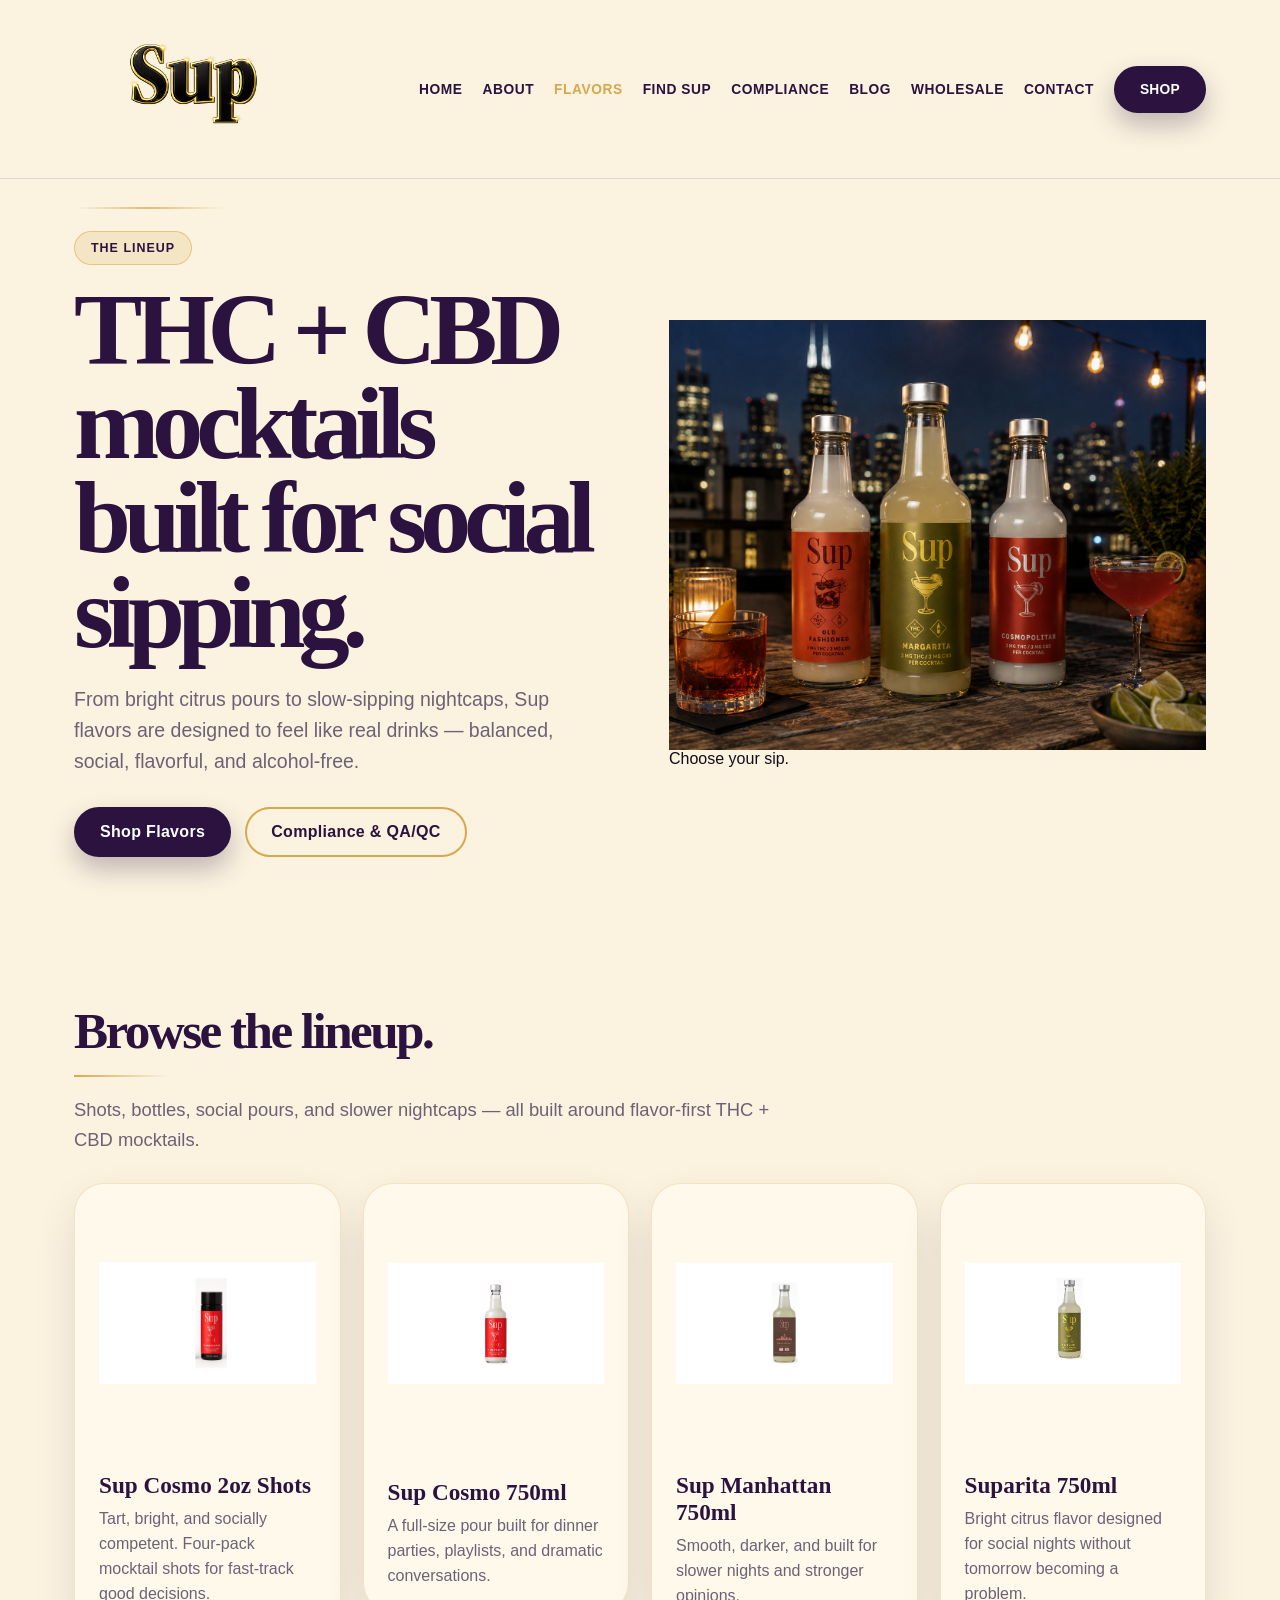
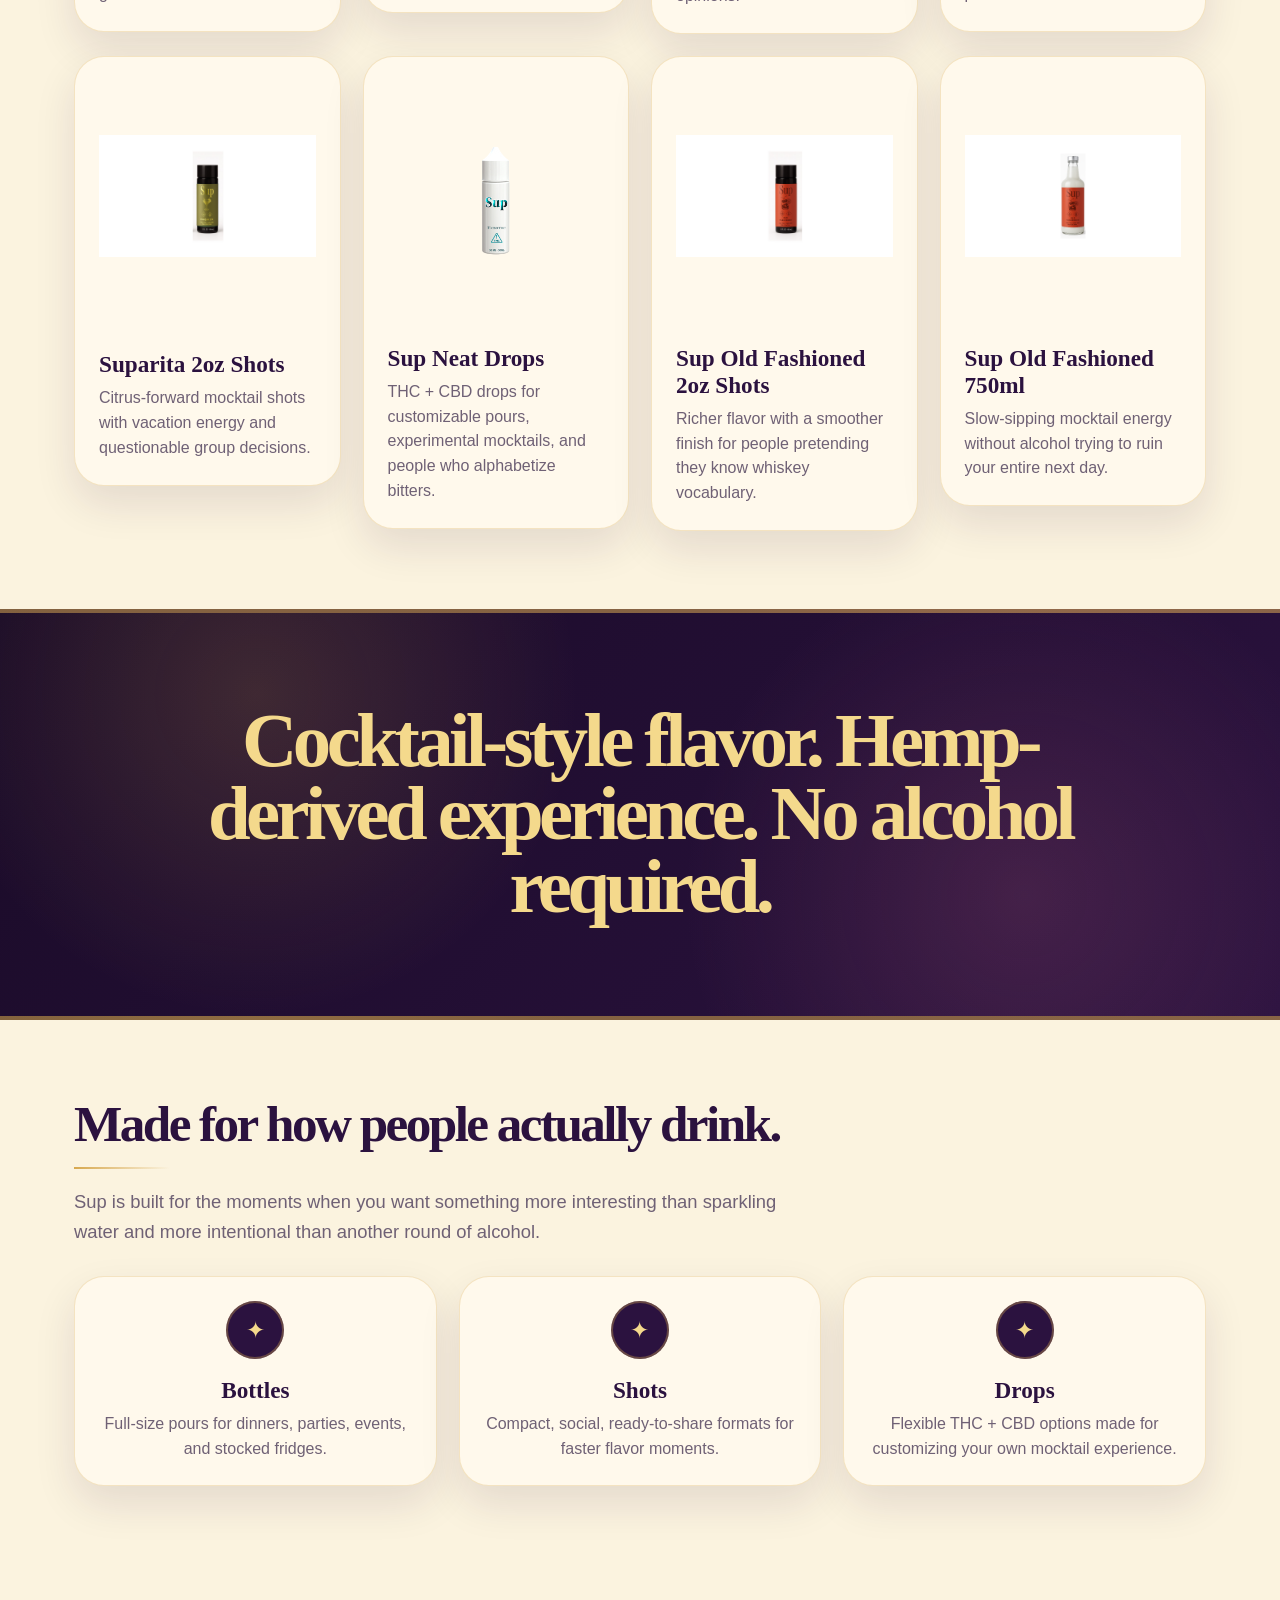
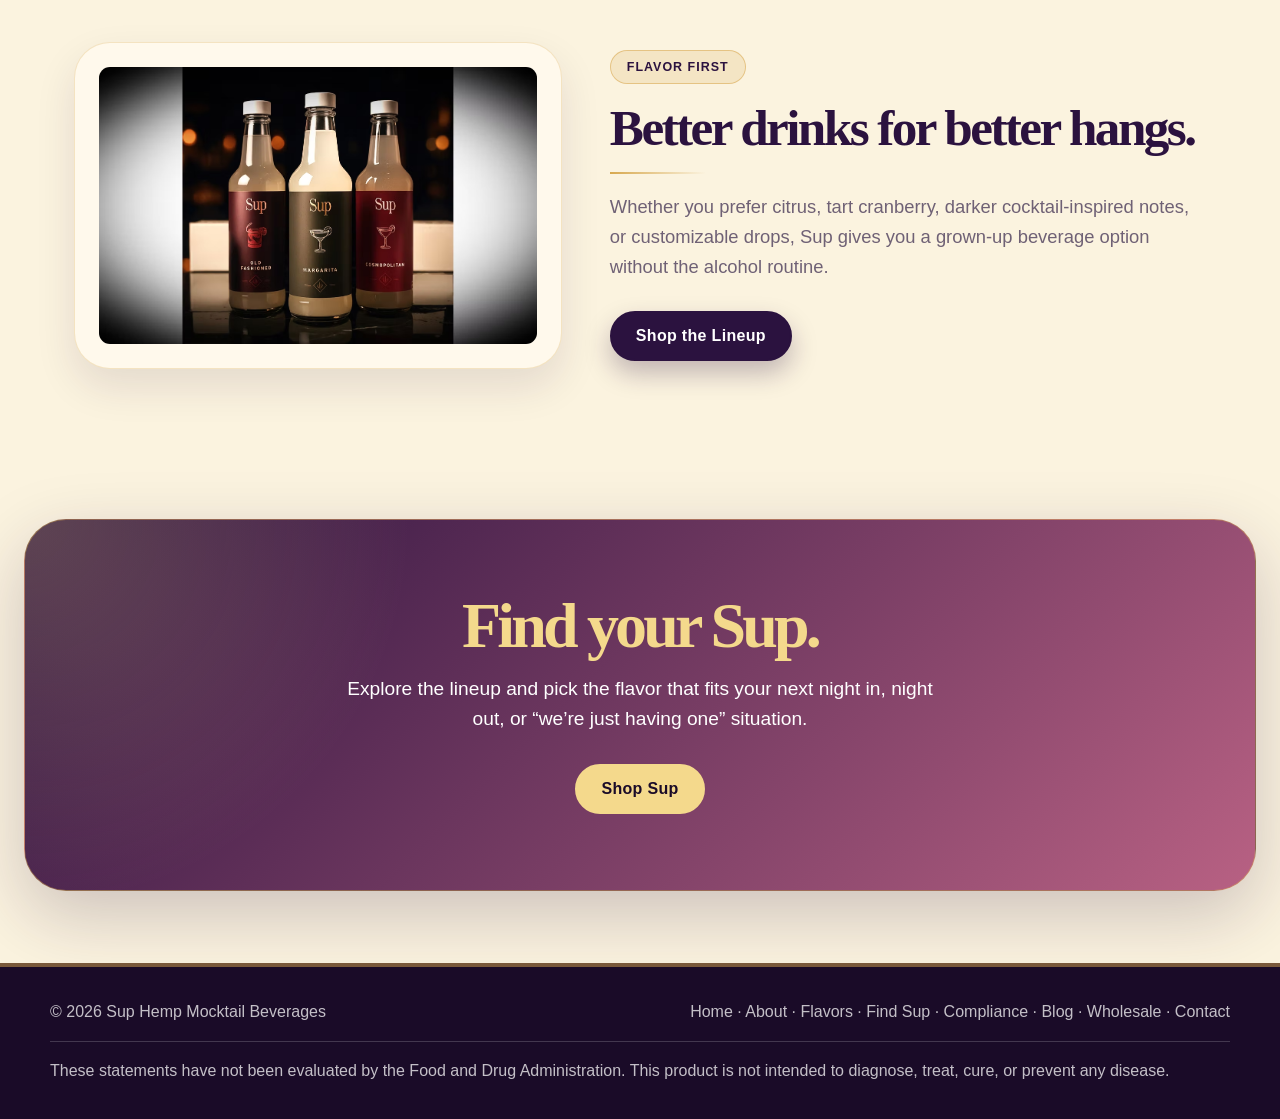
<file: flavors.html>
<!DOCTYPE html>
<html lang="en">
<head>
  <meta charset="UTF-8" />
  <meta name="viewport" content="width=device-width, initial-scale=1.0" />

  <title>Flavors | Sup Hemp Mocktail Beverages</title>

  <meta
    name="description"
    content="Explore Sup hemp mocktail flavors including Suparita, Cosmo, old fashioned, Manhattan, shots, and THC + CBD mocktail beverages."
  />

  <link rel="stylesheet" href="style.css" />
  <style>
    .flavors-hero-art img {
      width: 100%;
      max-height: 560px;
      object-fit: contain;
    }

    .flavor-grid .flavor-card > img {
      width: 100%;
      height: 230px;
      object-fit: contain;
      margin: 0 auto 16px;
    }

    .flavor-card > img.sup-neat-product {
      height: 230px;
      width: 100%;
      object-fit: contain;
      transform: scale(0.58);
      transform-origin: center;
    }
  </style>
</head>

<body>
  <header class="site-header">
    <nav class="nav" aria-label="Main navigation">
      <a class="logo" href="index.html" aria-label="Sup home">
        <img
          src="assets/suplogo.png"
          alt="Sup Hemp Mocktail Beverages logo"
        />
      </a>

      <input
        class="nav-toggle"
        type="checkbox"
        id="nav-toggle"
        aria-label="Toggle navigation menu"
      />

      <label class="nav-toggle-label" for="nav-toggle">
        <span></span>
        <span></span>
        <span></span>
      </label>

      <div class="nav-links">
        <a href="index.html">Home</a>
        <a href="about.html">About</a>
        <a href="flavors.html" aria-current="page">Flavors</a>
        <a href="find-us.html">Find Sup</a>
        <a href="compliance.html">Compliance</a>
        <a href="blog.html">Blog</a>
        <a href="wholesale.html">Wholesale</a>
        <a href="contact.html">Contact</a>

        <a
          class="button nav-button"
          href="https://try-a-sup.myshopify.com/"
          target="_blank"
          rel="noopener"
        >
          Shop
        </a>
      </div>
    </nav>
  </header>

  <main>
    <section class="hero">
      <div>
        <span class="eyebrow">
          The Lineup
        </span>

        <h1>
          THC + CBD mocktails built for social sipping.
        </h1>

        <p>
          From bright citrus pours to slow-sipping nightcaps,
          Sup flavors are designed to feel like real drinks —
          balanced, social, flavorful, and alcohol-free.
        </p>

        <div class="hero-actions">
          <a
            class="button"
            href="https://try-a-sup.myshopify.com/"
            target="_blank"
            rel="noopener"
          >
            Shop Flavors
          </a>

          <a class="button secondary" href="compliance.html">
            Compliance &amp; QA/QC
          </a>
        </div>
      </div>

      <div class="hero-art flavors-hero-art">
        <img
          src="assets/NewHeroShot.png"
          alt="Three Sup hemp mocktail bottles"
        />

        <div class="burst">
          Choose your sip.
        </div>
      </div>
    </section>

    <section class="section">
      <h2 class="section-title">
        Browse the lineup.
      </h2>

      <p class="section-copy">
        Shots, bottles, social pours, and slower nightcaps —
        all built around flavor-first THC + CBD mocktails.
      </p>

      <div class="flavor-grid">

        <a
          class="flavor-card-link"
          href="find-us.html"
          target="_blank"
          rel="noopener"
        >
          <article class="flavor-card">
            <img
              src="assets/supcosmo2oz.png"
              alt="Sup Cosmo THC + CBD Mocktail 2oz shots"
            />

            <div>
              <h3>Sup Cosmo 2oz Shots</h3>

              <p>
                Tart, bright, and socially competent. Four-pack mocktail shots for fast-track good decisions.
              </p>
            </div>
          </article>
        </a>

        <a
          class="flavor-card-link"
          href="find-us.html"
          target="_blank"
          rel="noopener"
        >
          <article class="flavor-card">
            <img
              src="assets/supcosmo.avif"
              alt="Sup Cosmo THC + CBD Mocktail bottle"
            />

            <div>
              <h3>Sup Cosmo 750ml</h3>

              <p>
                A full-size pour built for dinner parties, playlists, and dramatic conversations.
              </p>
            </div>
          </article>
        </a>

        <a
          class="flavor-card-link"
          href="find-us.html"
          target="_blank"
          rel="noopener"
        >
          <article class="flavor-card">
            <img
              src="assets/suphattan.jpg"
              alt="Sup Manhattan THC + CBD Mocktail bottle"
            />

            <div>
              <h3>Sup Manhattan 750ml</h3>

              <p>
                Smooth, darker, and built for slower nights and stronger opinions.
              </p>
            </div>
          </article>
        </a>

        <a
          class="flavor-card-link"
          href="find-us.html"
          target="_blank"
          rel="noopener"
        >
          <article class="flavor-card">
            <img
              src="assets/suparita.avif"
              alt="Suparita THC + CBD Mocktail bottle"
            />

            <div>
              <h3>Suparita 750ml</h3>

              <p>
                Bright citrus flavor designed for social nights without tomorrow becoming a problem.
              </p>
            </div>
          </article>
        </a>

        <a
          class="flavor-card-link"
          href="find-us.html"
          target="_blank"
          rel="noopener"
        >
          <article class="flavor-card">
            <img
              src="assets/suparita2oz.png"
              alt="Suparita THC + CBD Mocktail 2oz shots"
            />

            <div>
              <h3>Suparita 2oz Shots</h3>

              <p>
                Citrus-forward mocktail shots with vacation energy and questionable group decisions.
              </p>
            </div>
          </article>
        </a>

        <a
          class="flavor-card-link"
          href="find-us.html"
          target="_blank"
          rel="noopener"
        >
          <article class="flavor-card">
            <img
              class="sup-neat-product"
              src="assets/supneat.png"
              alt="Sup Neat THC + CBD Drops"
            />

            <div>
              <h3>Sup Neat Drops</h3>

              <p>
                THC + CBD drops for customizable pours, experimental mocktails, and people who alphabetize bitters.
              </p>
            </div>
          </article>
        </a>

        <a
          class="flavor-card-link"
          href="find-us.html"
          target="_blank"
          rel="noopener"
        >
          <article class="flavor-card">
            <img
              src="assets/supof2oz.png"
              alt="Sup Old Fashioned THC + CBD Mocktail 2oz shots"
            />

            <div>
              <h3>Sup Old Fashioned 2oz Shots</h3>

              <p>
                Richer flavor with a smoother finish for people pretending they know whiskey vocabulary.
              </p>
            </div>
          </article>
        </a>

        <a
          class="flavor-card-link"
          href="find-us.html"
          target="_blank"
          rel="noopener"
        >
          <article class="flavor-card">
            <img
              src="assets/supof750.png"
              alt="Sup Old Fashioned THC + CBD Mocktail bottle"
            />

            <div>
              <h3>Sup Old Fashioned 750ml</h3>

              <p>
                Slow-sipping mocktail energy without alcohol trying to ruin your entire next day.
              </p>
            </div>
          </article>
        </a>
      </div>
    </section>

    <section class="statement">
      <h2>
        Cocktail-style flavor. Hemp-derived experience. No alcohol required.
      </h2>
    </section>

    <section class="section">
      <h2 class="section-title">
        Made for how people actually drink.
      </h2>

      <p class="section-copy">
        Sup is built for the moments when you want something more interesting than sparkling water and more intentional than another round of alcohol.
      </p>

      <div class="benefits">
        <div class="benefit">
          <h3>Bottles</h3>

          <p>
            Full-size pours for dinners, parties, events, and stocked fridges.
          </p>
        </div>

        <div class="benefit">
          <h3>Shots</h3>

          <p>
            Compact, social, ready-to-share formats for faster flavor moments.
          </p>
        </div>

        <div class="benefit">
          <h3>Drops</h3>

          <p>
            Flexible THC + CBD options made for customizing your own mocktail experience.
          </p>
        </div>
      </div>
    </section>

    <section class="section image-band">
      <img
        src="assets/supbevshero.avif"
        alt="Assorted Sup hemp mocktail beverages"
      />

      <div>
        <span class="eyebrow">
          Flavor First
        </span>

        <h2 class="section-title">
          Better drinks for better hangs.
        </h2>

        <p class="section-copy">
          Whether you prefer citrus, tart cranberry, darker cocktail-inspired notes, or customizable drops, Sup gives you a grown-up beverage option without the alcohol routine.
        </p>

        <a
          class="button"
          href="https://try-a-sup.myshopify.com/"
          target="_blank"
          rel="noopener"
        >
          Shop the Lineup
        </a>
      </div>
    </section>

    <section class="cta">
      <h2>
        Find your Sup.
      </h2>

      <p>
        Explore the lineup and pick the flavor that fits your next night in, night out, or “we’re just having one” situation.
      </p>

      <a
        class="button"
        href="https://try-a-sup.myshopify.com/"
        target="_blank"
        rel="noopener"
      >
        Shop Sup
      </a>
    </section>
  </main>

  <footer>
    <div class="footer-inner">
      <div>
        © 2026 Sup Hemp Mocktail Beverages
      </div>

      <div>
        <a href="index.html">Home</a>
        ·
        <a href="about.html">About</a>
        ·
        <a href="flavors.html">Flavors</a>
        ·
        <a href="find-us.html">Find Sup</a>
        ·
        <a href="compliance.html">Compliance</a>
        ·
        <a href="blog.html">Blog</a>
        ·
        <a href="wholesale.html">Wholesale</a>
        ·
        <a href="contact.html">Contact</a>
      </div>
    </div>
    <div class="footer-disclaimer">These statements have not been evaluated by the Food and Drug Administration. This product is not intended to diagnose, treat, cure, or prevent any disease.</div>
  </footer>
</body>
</html>
</file>
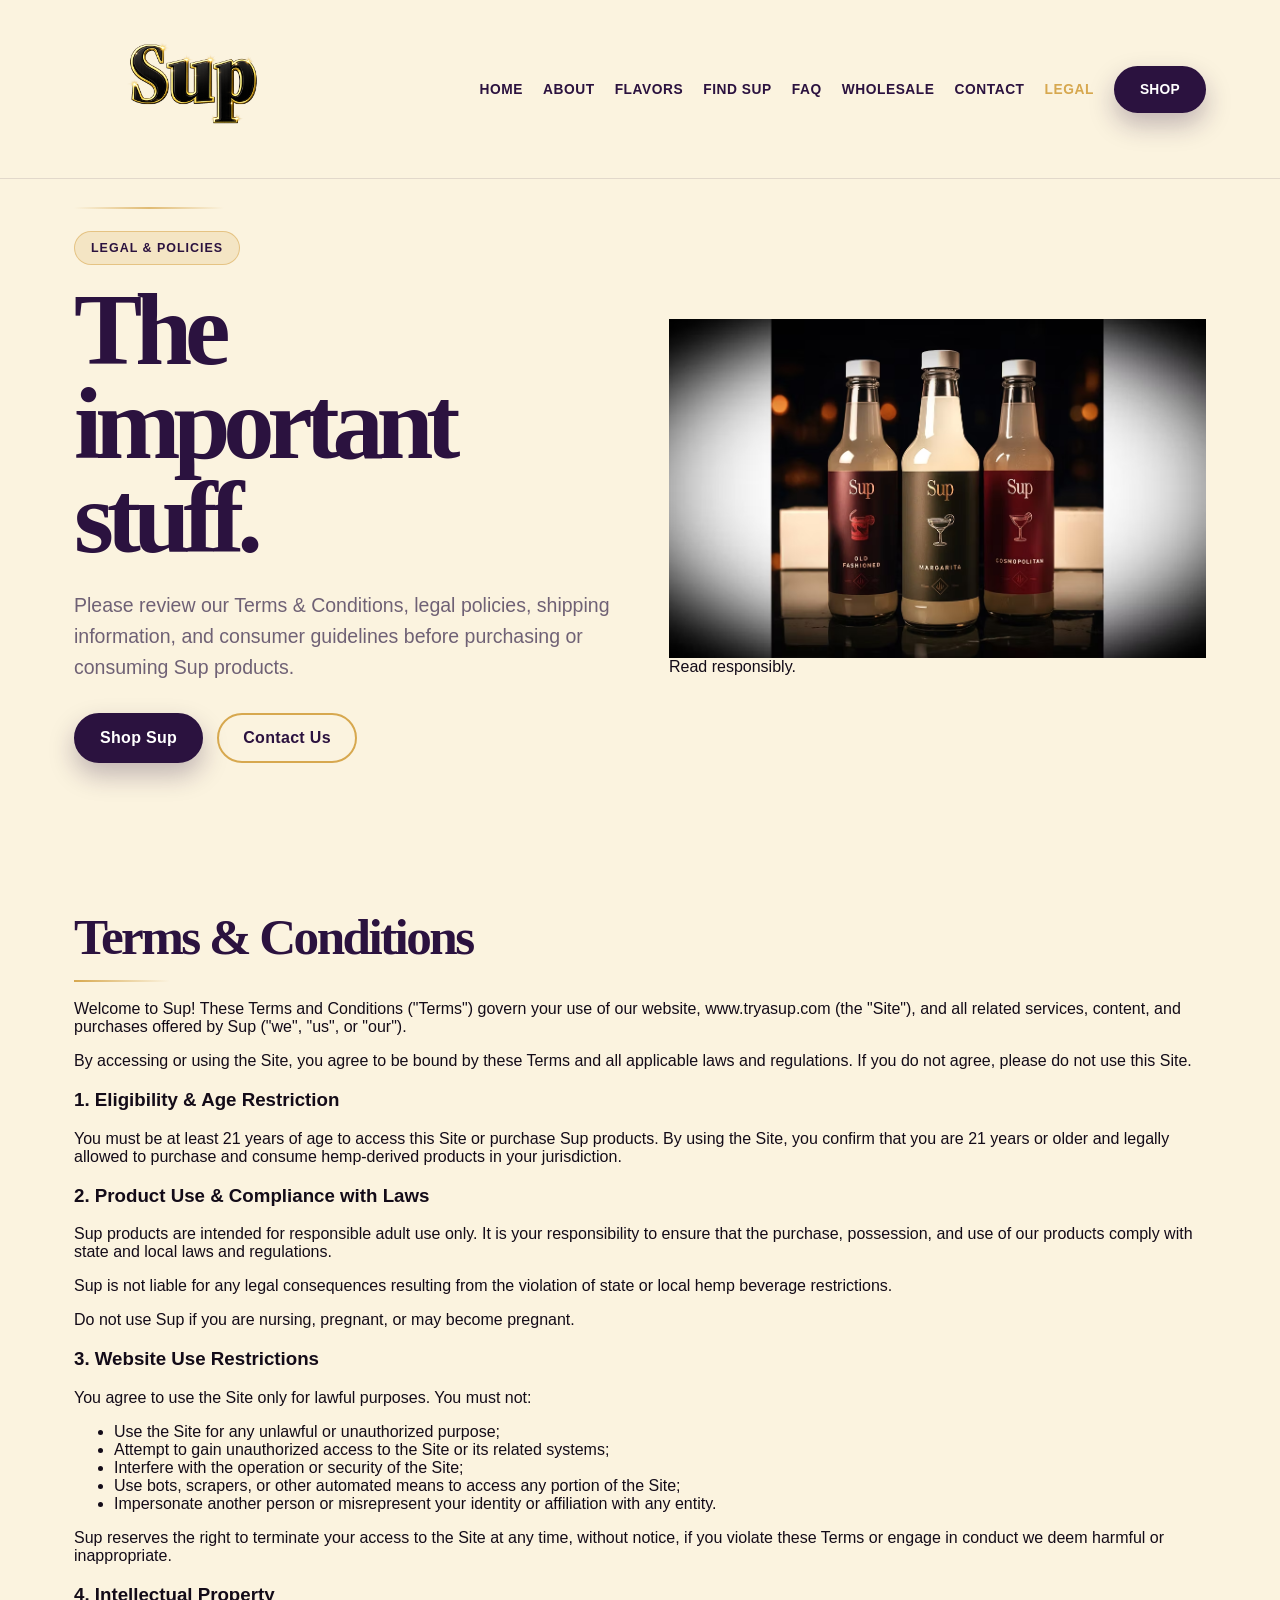
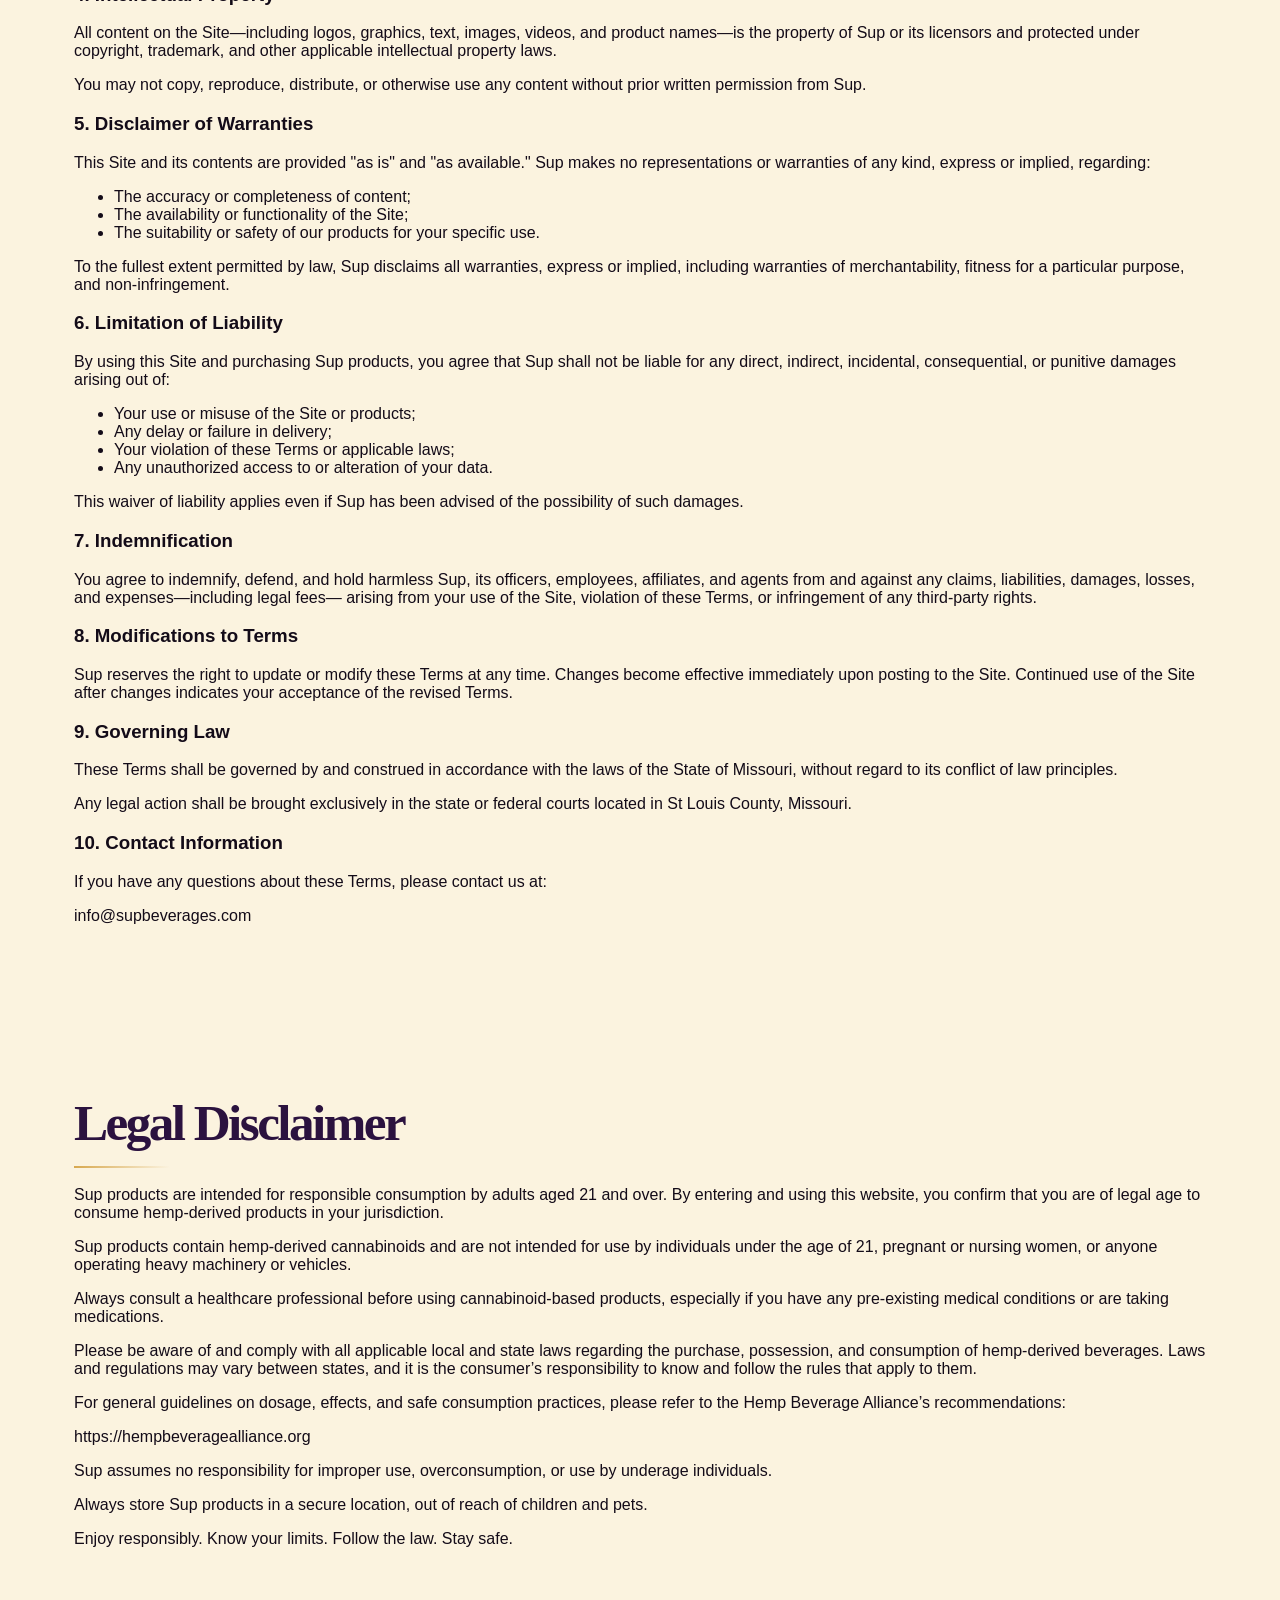
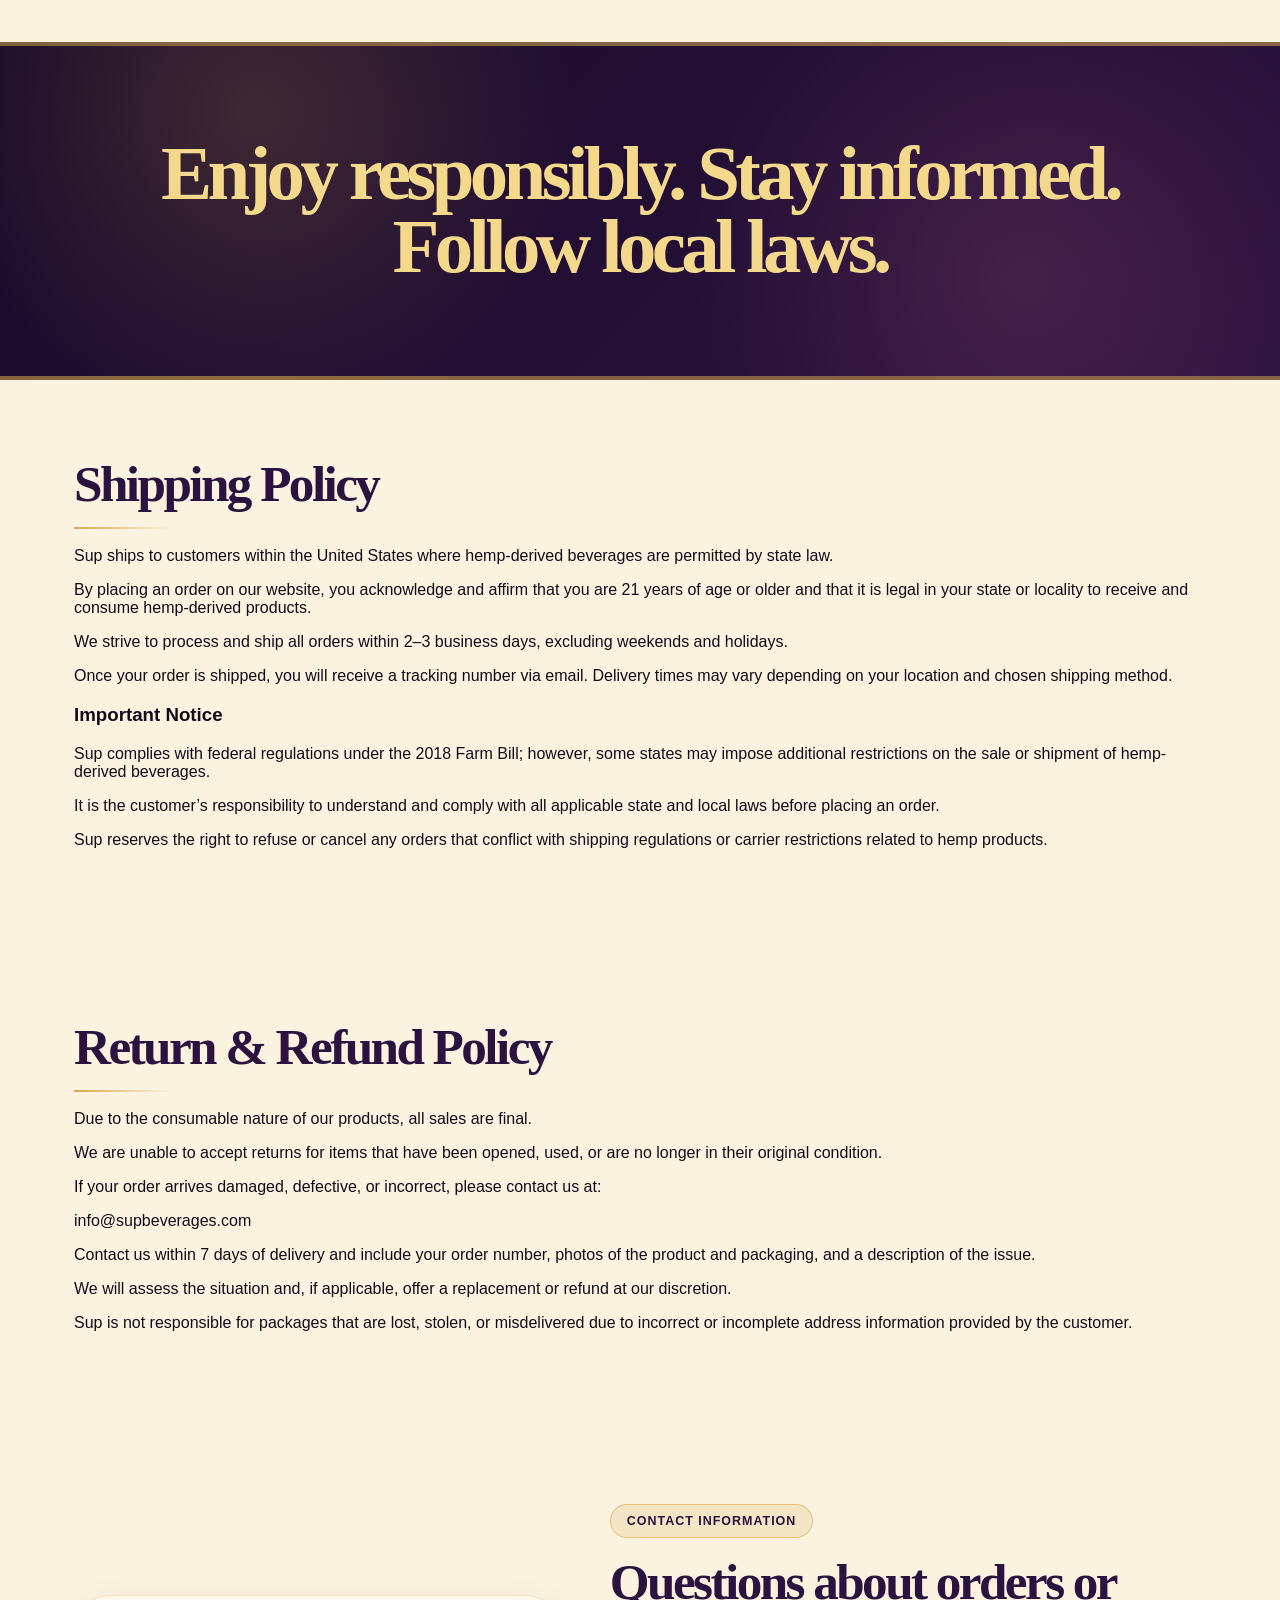
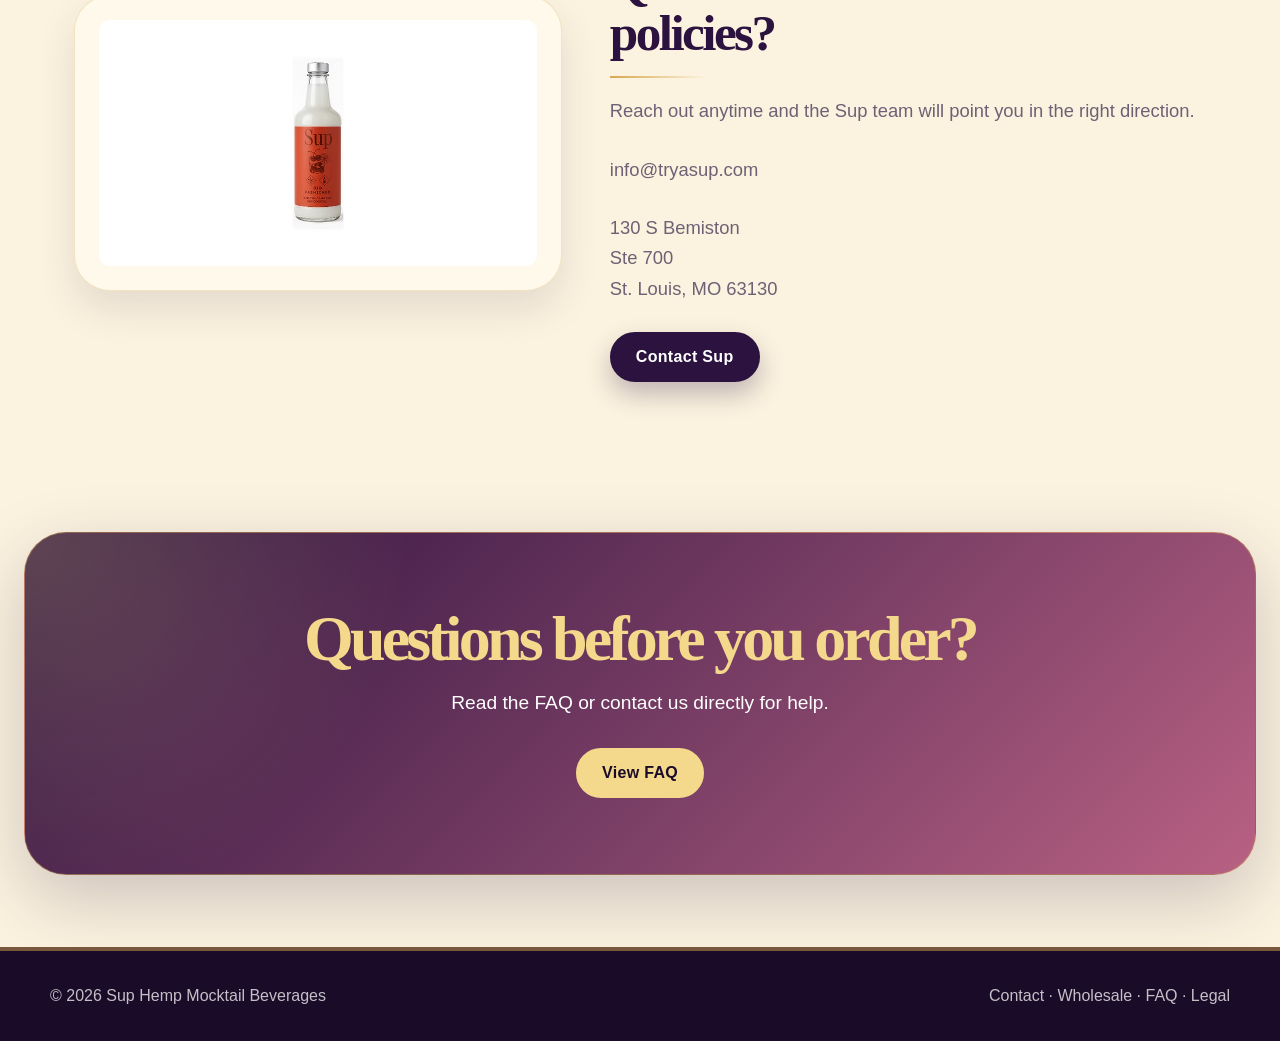
<file: legal.html>
<!DOCTYPE html>
<html lang="en">
<head>
  <meta charset="UTF-8" />
  <meta name="viewport" content="width=device-width, initial-scale=1.0" />

  <title>Legal | Sup Hemp Mocktail Beverages</title>

  <meta
    name="description"
    content="Legal disclaimer, terms and conditions, shipping policy, and return information for Sup Hemp Mocktail Beverages."
  />

  <link rel="stylesheet" href="style.css" />
</head>

<body>
  <header class="site-header">
    <nav class="nav" aria-label="Main navigation">
      <a class="logo" href="index.html" aria-label="Sup home">
        <img
          src="assets/suplogo.png"
          alt="Sup Hemp Mocktail Beverages logo"
        />
      </a>

      <input
        class="nav-toggle"
        type="checkbox"
        id="nav-toggle"
        aria-label="Toggle navigation menu"
      />

      <label class="nav-toggle-label" for="nav-toggle">
        <span></span>
        <span></span>
        <span></span>
      </label>

      <div class="nav-links">
        <a href="index.html">Home</a>
        <a href="about.html">About</a>
        <a href="flavors.html">Flavors</a>
        <a href="find-us.html">Find Sup</a>
        <a href="faq.html">FAQ</a>
        <a href="wholesale.html">Wholesale</a>
        <a href="contact.html">Contact</a>
        <a href="legal.html" aria-current="page">Legal</a>

        <a
          class="button nav-button"
          href="https://try-a-sup.myshopify.com/"
          target="_blank"
          rel="noopener"
        >
          Shop
        </a>
      </div>
    </nav>
  </header>

  <main>
    <section class="hero">
      <div>
        <span class="eyebrow">
          Legal & Policies
        </span>

        <h1>
          The important stuff.
        </h1>

        <p>
          Please review our Terms & Conditions, legal policies, shipping information,
          and consumer guidelines before purchasing or consuming Sup products.
        </p>

        <div class="hero-actions">
          <a
            class="button"
            href="https://try-a-sup.myshopify.com/"
            target="_blank"
            rel="noopener"
          >
            Shop Sup
          </a>

          <a class="button secondary" href="contact.html">
            Contact Us
          </a>
        </div>
      </div>

      <div class="hero-art">
        <img
          src="assets/supbevshero.avif"
          alt="Assorted Sup beverages"
        />

        <div class="burst">
          Read responsibly.
        </div>
      </div>
    </section>

    <section class="section">
      <h2 class="section-title">
        Terms & Conditions
      </h2>

      <div class="legal-copy">

        <p>
          Welcome to Sup! These Terms and Conditions ("Terms") govern your use of our website,
          www.tryasup.com (the "Site"), and all related services, content, and purchases offered by Sup
          ("we", "us", or "our").
        </p>

        <p>
          By accessing or using the Site, you agree to be bound by these Terms and all applicable laws
          and regulations. If you do not agree, please do not use this Site.
        </p>

        <h3>1. Eligibility & Age Restriction</h3>

        <p>
          You must be at least 21 years of age to access this Site or purchase Sup products.
          By using the Site, you confirm that you are 21 years or older and legally allowed
          to purchase and consume hemp-derived products in your jurisdiction.
        </p>

        <h3>2. Product Use & Compliance with Laws</h3>

        <p>
          Sup products are intended for responsible adult use only.
          It is your responsibility to ensure that the purchase, possession,
          and use of our products comply with state and local laws and regulations.
        </p>

        <p>
          Sup is not liable for any legal consequences resulting from the violation
          of state or local hemp beverage restrictions.
        </p>

        <p>
          Do not use Sup if you are nursing, pregnant, or may become pregnant.
        </p>

        <h3>3. Website Use Restrictions</h3>

        <p>
          You agree to use the Site only for lawful purposes.
          You must not:
        </p>

        <ul>
          <li>Use the Site for any unlawful or unauthorized purpose;</li>
          <li>Attempt to gain unauthorized access to the Site or its related systems;</li>
          <li>Interfere with the operation or security of the Site;</li>
          <li>Use bots, scrapers, or other automated means to access any portion of the Site;</li>
          <li>Impersonate another person or misrepresent your identity or affiliation with any entity.</li>
        </ul>

        <p>
          Sup reserves the right to terminate your access to the Site at any time,
          without notice, if you violate these Terms or engage in conduct we deem harmful or inappropriate.
        </p>

        <h3>4. Intellectual Property</h3>

        <p>
          All content on the Site—including logos, graphics, text, images, videos,
          and product names—is the property of Sup or its licensors and protected
          under copyright, trademark, and other applicable intellectual property laws.
        </p>

        <p>
          You may not copy, reproduce, distribute, or otherwise use any content
          without prior written permission from Sup.
        </p>

        <h3>5. Disclaimer of Warranties</h3>

        <p>
          This Site and its contents are provided "as is" and "as available."
          Sup makes no representations or warranties of any kind, express or implied, regarding:
        </p>

        <ul>
          <li>The accuracy or completeness of content;</li>
          <li>The availability or functionality of the Site;</li>
          <li>The suitability or safety of our products for your specific use.</li>
        </ul>

        <p>
          To the fullest extent permitted by law, Sup disclaims all warranties,
          express or implied, including warranties of merchantability,
          fitness for a particular purpose, and non-infringement.
        </p>

        <h3>6. Limitation of Liability</h3>

        <p>
          By using this Site and purchasing Sup products, you agree that Sup shall not be liable
          for any direct, indirect, incidental, consequential, or punitive damages arising out of:
        </p>

        <ul>
          <li>Your use or misuse of the Site or products;</li>
          <li>Any delay or failure in delivery;</li>
          <li>Your violation of these Terms or applicable laws;</li>
          <li>Any unauthorized access to or alteration of your data.</li>
        </ul>

        <p>
          This waiver of liability applies even if Sup has been advised
          of the possibility of such damages.
        </p>

        <h3>7. Indemnification</h3>

        <p>
          You agree to indemnify, defend, and hold harmless Sup, its officers,
          employees, affiliates, and agents from and against any claims,
          liabilities, damages, losses, and expenses—including legal fees—
          arising from your use of the Site, violation of these Terms,
          or infringement of any third-party rights.
        </p>

        <h3>8. Modifications to Terms</h3>

        <p>
          Sup reserves the right to update or modify these Terms at any time.
          Changes become effective immediately upon posting to the Site.
          Continued use of the Site after changes indicates your acceptance
          of the revised Terms.
        </p>

        <h3>9. Governing Law</h3>

        <p>
          These Terms shall be governed by and construed in accordance with the laws
          of the State of Missouri, without regard to its conflict of law principles.
        </p>

        <p>
          Any legal action shall be brought exclusively in the state or federal courts
          located in St Louis County, Missouri.
        </p>

        <h3>10. Contact Information</h3>

        <p>
          If you have any questions about these Terms, please contact us at:
        </p>

        <p>
          <a href="mailto:info@supbeverages.com">
            info@supbeverages.com
          </a>
        </p>

      </div>
    </section>

    <section class="section">
      <h2 class="section-title">
        Legal Disclaimer
      </h2>

      <div class="legal-copy">
        <p>
          Sup products are intended for responsible consumption by adults aged 21 and over. By entering and using this website, you confirm that you are of legal age to consume hemp-derived products in your jurisdiction.
        </p>

        <p>
          Sup products contain hemp-derived cannabinoids and are not intended for use by individuals under the age of 21, pregnant or nursing women, or anyone operating heavy machinery or vehicles.
        </p>

        <p>
          Always consult a healthcare professional before using cannabinoid-based products, especially if you have any pre-existing medical conditions or are taking medications.
        </p>

        <p>
          Please be aware of and comply with all applicable local and state laws regarding the purchase, possession, and consumption of hemp-derived beverages. Laws and regulations may vary between states, and it is the consumer’s responsibility to know and follow the rules that apply to them.
        </p>

        <p>
          For general guidelines on dosage, effects, and safe consumption practices, please refer to the Hemp Beverage Alliance’s recommendations:
        </p>

        <p>
          <a
            href="https://hempbeveragealliance.org"
            target="_blank"
            rel="noopener"
          >
            https://hempbeveragealliance.org
          </a>
        </p>

        <p>
          Sup assumes no responsibility for improper use, overconsumption, or use by underage individuals.
        </p>

        <p>
          Always store Sup products in a secure location, out of reach of children and pets.
        </p>

        <p>
          Enjoy responsibly. Know your limits. Follow the law. Stay safe.
        </p>
      </div>
    </section>

    <section class="statement">
      <h2>
        Enjoy responsibly. Stay informed. Follow local laws.
      </h2>
    </section>

    <section class="section">
      <h2 class="section-title">
        Shipping Policy
      </h2>

      <div class="legal-copy">
        <p>
          Sup ships to customers within the United States where hemp-derived beverages are permitted by state law.
        </p>

        <p>
          By placing an order on our website, you acknowledge and affirm that you are 21 years of age or older and that it is legal in your state or locality to receive and consume hemp-derived products.
        </p>

        <p>
          We strive to process and ship all orders within 2–3 business days, excluding weekends and holidays.
        </p>

        <p>
          Once your order is shipped, you will receive a tracking number via email. Delivery times may vary depending on your location and chosen shipping method.
        </p>

        <h3>Important Notice</h3>

        <p>
          Sup complies with federal regulations under the 2018 Farm Bill; however, some states may impose additional restrictions on the sale or shipment of hemp-derived beverages.
        </p>

        <p>
          It is the customer’s responsibility to understand and comply with all applicable state and local laws before placing an order.
        </p>

        <p>
          Sup reserves the right to refuse or cancel any orders that conflict with shipping regulations or carrier restrictions related to hemp products.
        </p>
      </div>
    </section>

    <section class="section">
      <h2 class="section-title">
        Return & Refund Policy
      </h2>

      <div class="legal-copy">
        <p>
          Due to the consumable nature of our products, all sales are final.
        </p>

        <p>
          We are unable to accept returns for items that have been opened, used, or are no longer in their original condition.
        </p>

        <p>
          If your order arrives damaged, defective, or incorrect, please contact us at:
        </p>

        <p>
          <a href="mailto:info@supbeverages.com">
            info@supbeverages.com
          </a>
        </p>

        <p>
          Contact us within 7 days of delivery and include your order number, photos of the product and packaging, and a description of the issue.
        </p>

        <p>
          We will assess the situation and, if applicable, offer a replacement or refund at our discretion.
        </p>

        <p>
          Sup is not responsible for packages that are lost, stolen, or misdelivered due to incorrect or incomplete address information provided by the customer.
        </p>
      </div>
    </section>

    <section class="section image-band">
      <img
        src="assets/of750.avif"
        alt="Sup featured beverage bottle"
      />

      <div>
        <span class="eyebrow">
          Contact Information
        </span>

        <h2 class="section-title">
          Questions about orders or policies?
        </h2>

        <p class="section-copy">
          Reach out anytime and the Sup team will point you in the right direction.
        </p>

        <p class="section-copy">
          info@tryasup.com
        </p>

        <p class="section-copy">
          130 S Bemiston<br />
          Ste 700<br />
          St. Louis, MO 63130
        </p>

        <a class="button" href="contact.html">
          Contact Sup
        </a>
      </div>
    </section>

    <section class="cta">
      <h2>
        Questions before you order?
      </h2>

      <p>
        Read the FAQ or contact us directly for help.
      </p>

      <a
        class="button"
        href="faq.html"
      >
        View FAQ
      </a>
    </section>
  </main>

  <footer>
    <div class="footer-inner">
      <div>
        © 2026 Sup Hemp Mocktail Beverages
      </div>

      <div>
        <a href="contact.html">Contact</a>
        ·
        <a href="wholesale.html">Wholesale</a>
        ·
        <a href="faq.html">FAQ</a>
        ·
        <a href="legal.html">Legal</a>
      </div>
    </div>
  </footer>
</body>
</html>
</file>
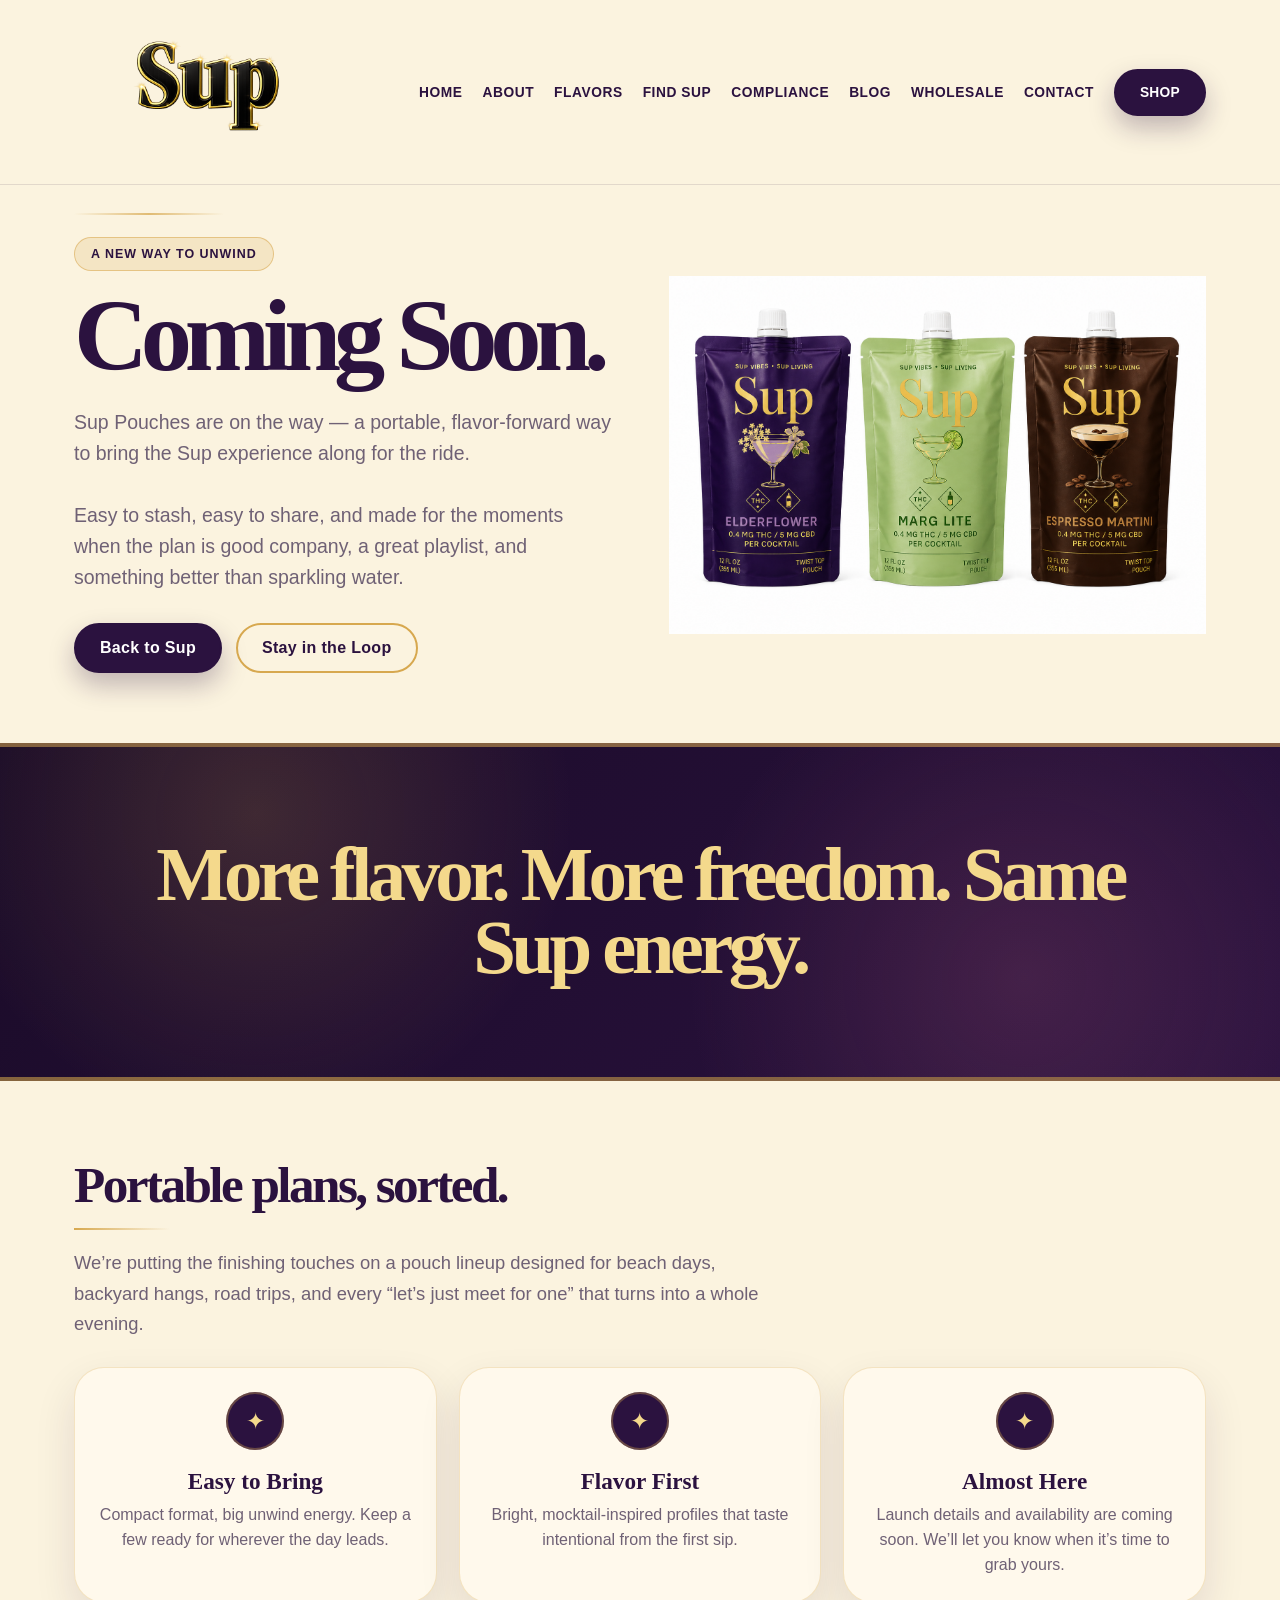
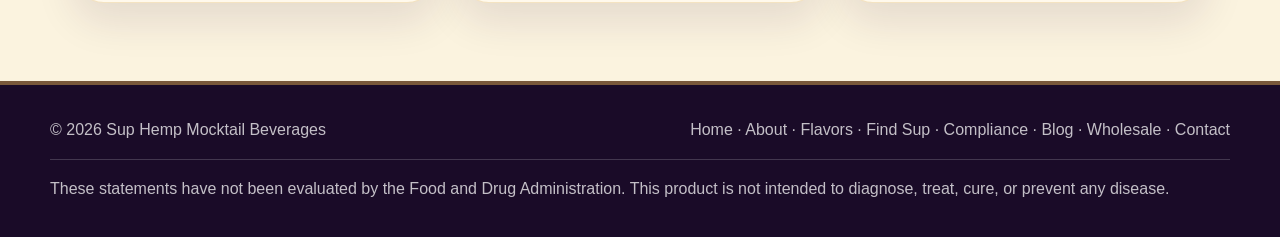
<file: pouches.html>
<!DOCTYPE html>
<html lang="en">
<head>
  <meta charset="UTF-8" />
  <meta name="viewport" content="width=device-width, initial-scale=1.0" />
  <title>Coming Soon: Sup Pouches | Sup Hemp Mocktail Beverages</title>
  <meta name="description" content="Sup Pouches are coming soon: a portable new way to bring bright, social mocktail flavor wherever the night takes you." />
  <link rel="stylesheet" href="style.css" />
  <link rel="stylesheet" href="home-logo.css" />
</head>
<body>
  <header class="site-header">
    <nav class="nav" aria-label="Main navigation">
      <div class="brand"><a class="logo" href="index.html" aria-label="Sup home"><img src="assets/suplogo.png" alt="Sup Hemp Mocktail Beverages logo" /></a></div>
      <input class="nav-toggle" type="checkbox" id="nav-toggle" aria-label="Toggle navigation menu" />
      <label class="nav-toggle-label" for="nav-toggle"><span></span><span></span><span></span></label>
      <div class="nav-links">
        <a href="index.html">Home</a><a href="about.html">About</a><a href="flavors.html">Flavors</a><a href="find-us.html">Find Sup</a><a href="compliance.html">Compliance</a><a href="blog.html">Blog</a><a href="wholesale.html">Wholesale</a><a href="contact.html">Contact</a>
        <a class="button nav-button" href="https://try-a-sup.myshopify.com/" target="_blank" rel="noopener">Shop</a>
      </div>
    </nav>
  </header>

  <main>
    <section class="hero">
      <div>
        <span class="eyebrow">A New Way to Unwind</span>
        <h1>Coming Soon.</h1>
        <p>Sup Pouches are on the way — a portable, flavor-forward way to bring the Sup experience along for the ride.</p>
        <p>Easy to stash, easy to share, and made for the moments when the plan is good company, a great playlist, and something better than sparkling water.</p>
        <div class="hero-actions">
          <a class="button" href="index.html">Back to Sup</a>
          <a class="button secondary" href="contact.html">Stay in the Loop</a>
        </div>
      </div>
      <div class="hero-art">
        <img src="assets/pouchvariety.png" alt="A variety of upcoming Sup pouches" />
      </div>
    </section>

    <section class="statement"><h2>More flavor. More freedom. Same Sup energy.</h2></section>

    <section class="section">
      <h2 class="section-title">Portable plans, sorted.</h2>
      <p class="section-copy">We’re putting the finishing touches on a pouch lineup designed for beach days, backyard hangs, road trips, and every “let’s just meet for one” that turns into a whole evening.</p>
      <div class="benefits">
        <div class="benefit"><h3>Easy to Bring</h3><p>Compact format, big unwind energy. Keep a few ready for wherever the day leads.</p></div>
        <div class="benefit"><h3>Flavor First</h3><p>Bright, mocktail-inspired profiles that taste intentional from the first sip.</p></div>
        <div class="benefit"><h3>Almost Here</h3><p>Launch details and availability are coming soon. We’ll let you know when it’s time to grab yours.</p></div>
      </div>
    </section>
  </main>

  <footer><div class="footer-inner"><div>© 2026 Sup Hemp Mocktail Beverages</div><div><a href="index.html">Home</a> · <a href="about.html">About</a> · <a href="flavors.html">Flavors</a> · <a href="find-us.html">Find Sup</a> · <a href="compliance.html">Compliance</a> · <a href="blog.html">Blog</a> · <a href="wholesale.html">Wholesale</a> · <a href="contact.html">Contact</a></div></div>
    <div class="footer-disclaimer">These statements have not been evaluated by the Food and Drug Administration. This product is not intended to diagnose, treat, cure, or prevent any disease.</div>
  </footer>
</body>
</html>
</file>
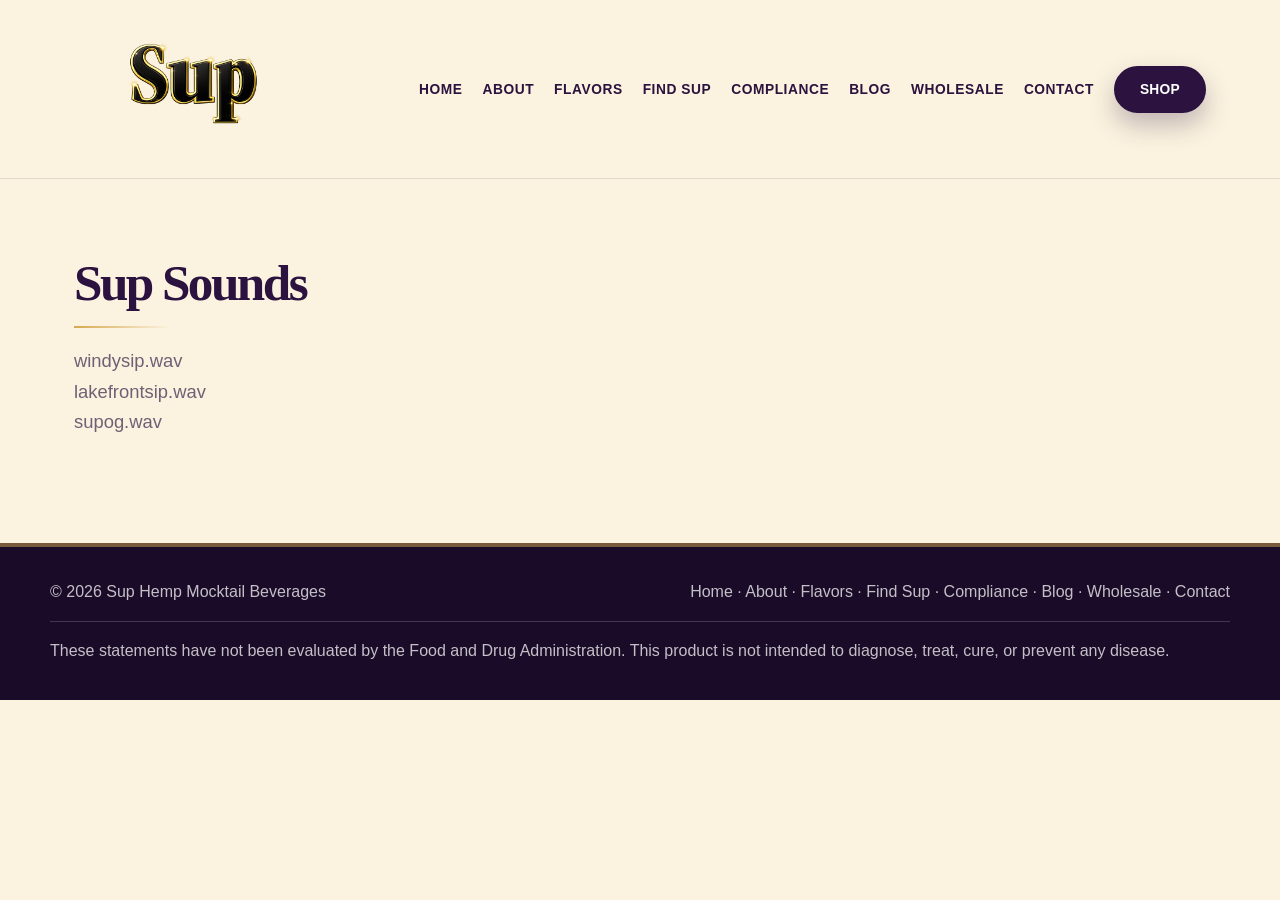
<file: sounds.html>
<!DOCTYPE html>
<html lang="en">
<head>
  <meta charset="UTF-8" />
  <meta name="viewport" content="width=device-width, initial-scale=1.0" />

  <title>Sup Sounds | Hemp Mocktail Beverages</title>

  <meta
    name="description"
    content="Listen to Sup brand sound effects and audio clips."
  />

  <link rel="stylesheet" href="style.css" />
</head>

<body>
  <header class="site-header">
    <nav class="nav" aria-label="Main navigation">
      <a class="logo" href="index.html" aria-label="Sup home">
        <img
          src="assets/suplogo.png"
          alt="Sup Hemp Mocktail Beverages logo"
        />
      </a>

      <input
        class="nav-toggle"
        type="checkbox"
        id="nav-toggle"
        aria-label="Toggle navigation menu"
      />

      <label class="nav-toggle-label" for="nav-toggle">
        <span></span>
        <span></span>
        <span></span>
      </label>

      <div class="nav-links">
        <a href="index.html">Home</a>
        <a href="about.html">About</a>
        <a href="flavors.html">Flavors</a>
        <a href="find-us.html">Find Sup</a>
        <a href="compliance.html">Compliance</a>
        <a href="blog.html">Blog</a>
        <a href="wholesale.html">Wholesale</a>
        <a href="contact.html">Contact</a>

        <a
          class="button nav-button"
          href="https://try-a-sup.myshopify.com/"
          target="_blank"
          rel="noopener"
        >
          Shop
        </a>
      </div>
    </nav>
  </header>

  <main>
    <section class="section">
      <h1 class="section-title">Sup Sounds</h1>

      <ul class="section-copy" style="list-style:none; padding:0;">
        <li><a href="assets/windysip.wav">windysip.wav</a></li>
        <li><a href="assets/lakefrontsip.wav">lakefrontsip.wav</a></li>
        <li><a href="assets/supog.wav">supog.wav</a></li>
      </ul>
    </section>
  </main>

  <footer>
    <div class="footer-inner">
      <div>
        © 2026 Sup Hemp Mocktail Beverages
      </div>

      <div>
        <a href="index.html">Home</a>
        ·
        <a href="about.html">About</a>
        ·
        <a href="flavors.html">Flavors</a>
        ·
        <a href="find-us.html">Find Sup</a>
        ·
        <a href="compliance.html">Compliance</a>
        ·
        <a href="blog.html">Blog</a>
        ·
        <a href="wholesale.html">Wholesale</a>
        ·
        <a href="contact.html">Contact</a>
      </div>
    </div>
    <div class="footer-disclaimer">These statements have not been evaluated by the Food and Drug Administration. This product is not intended to diagnose, treat, cure, or prevent any disease.</div>
  </footer>
</body>
</html>
</file>
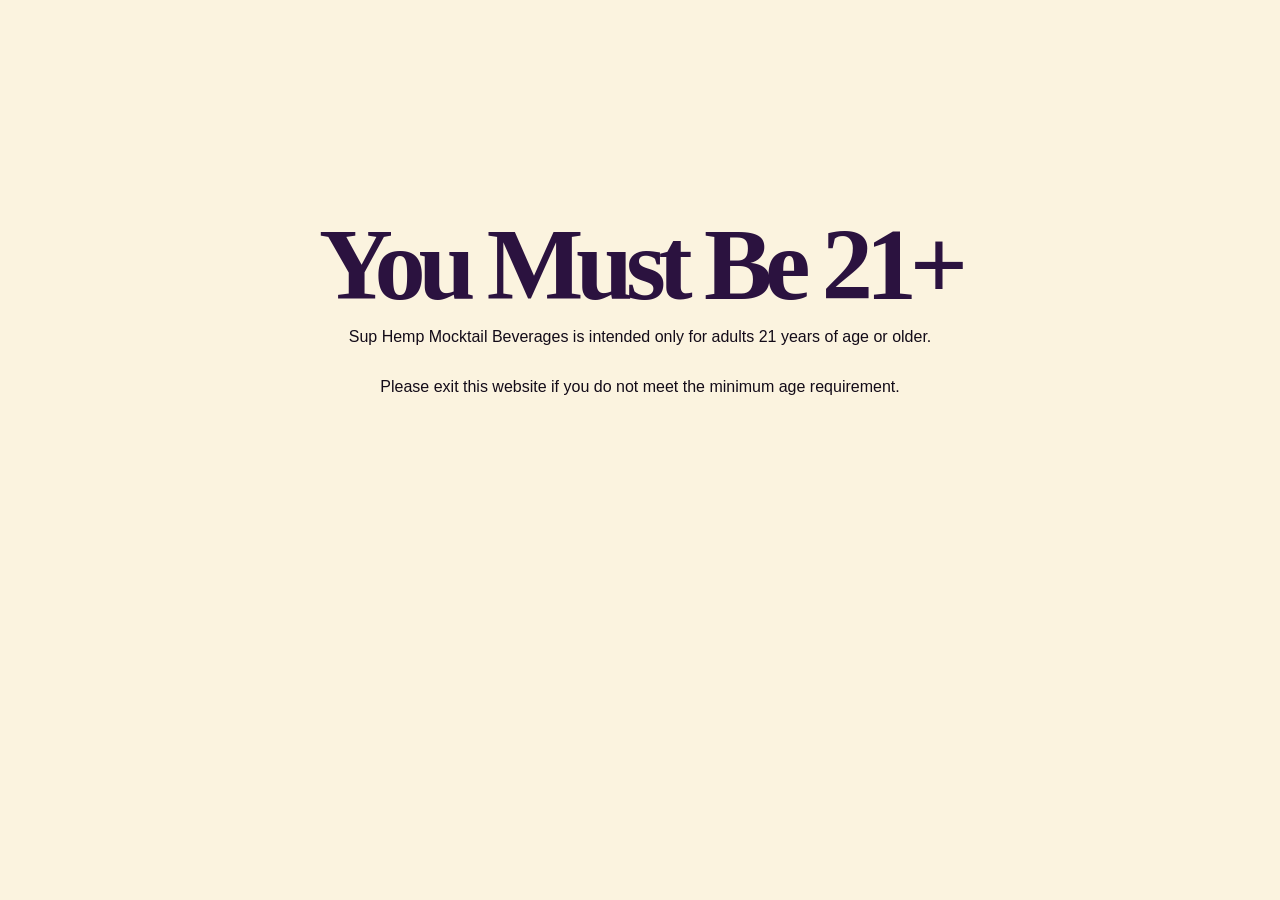
<file: underage.html>
<!DOCTYPE html>
<html lang="en">
<head>
  <meta charset="UTF-8" />
  <meta name="viewport" content="width=device-width, initial-scale=1.0" />
  <title>Age Restricted | Sup</title>

  <link rel="stylesheet" href="style.css" />
</head>
<body>

  <main class="section" style="text-align:center; min-height:70vh; display:flex; flex-direction:column; justify-content:center;">
    <h1>You Must Be 21+</h1>

    <p>
      Sup Hemp Mocktail Beverages is intended only for adults
      21 years of age or older.
    </p>

    <p>
      Please exit this website if you do not meet the minimum age requirement.
    </p>
  </main>

</body>
</html>
</file>
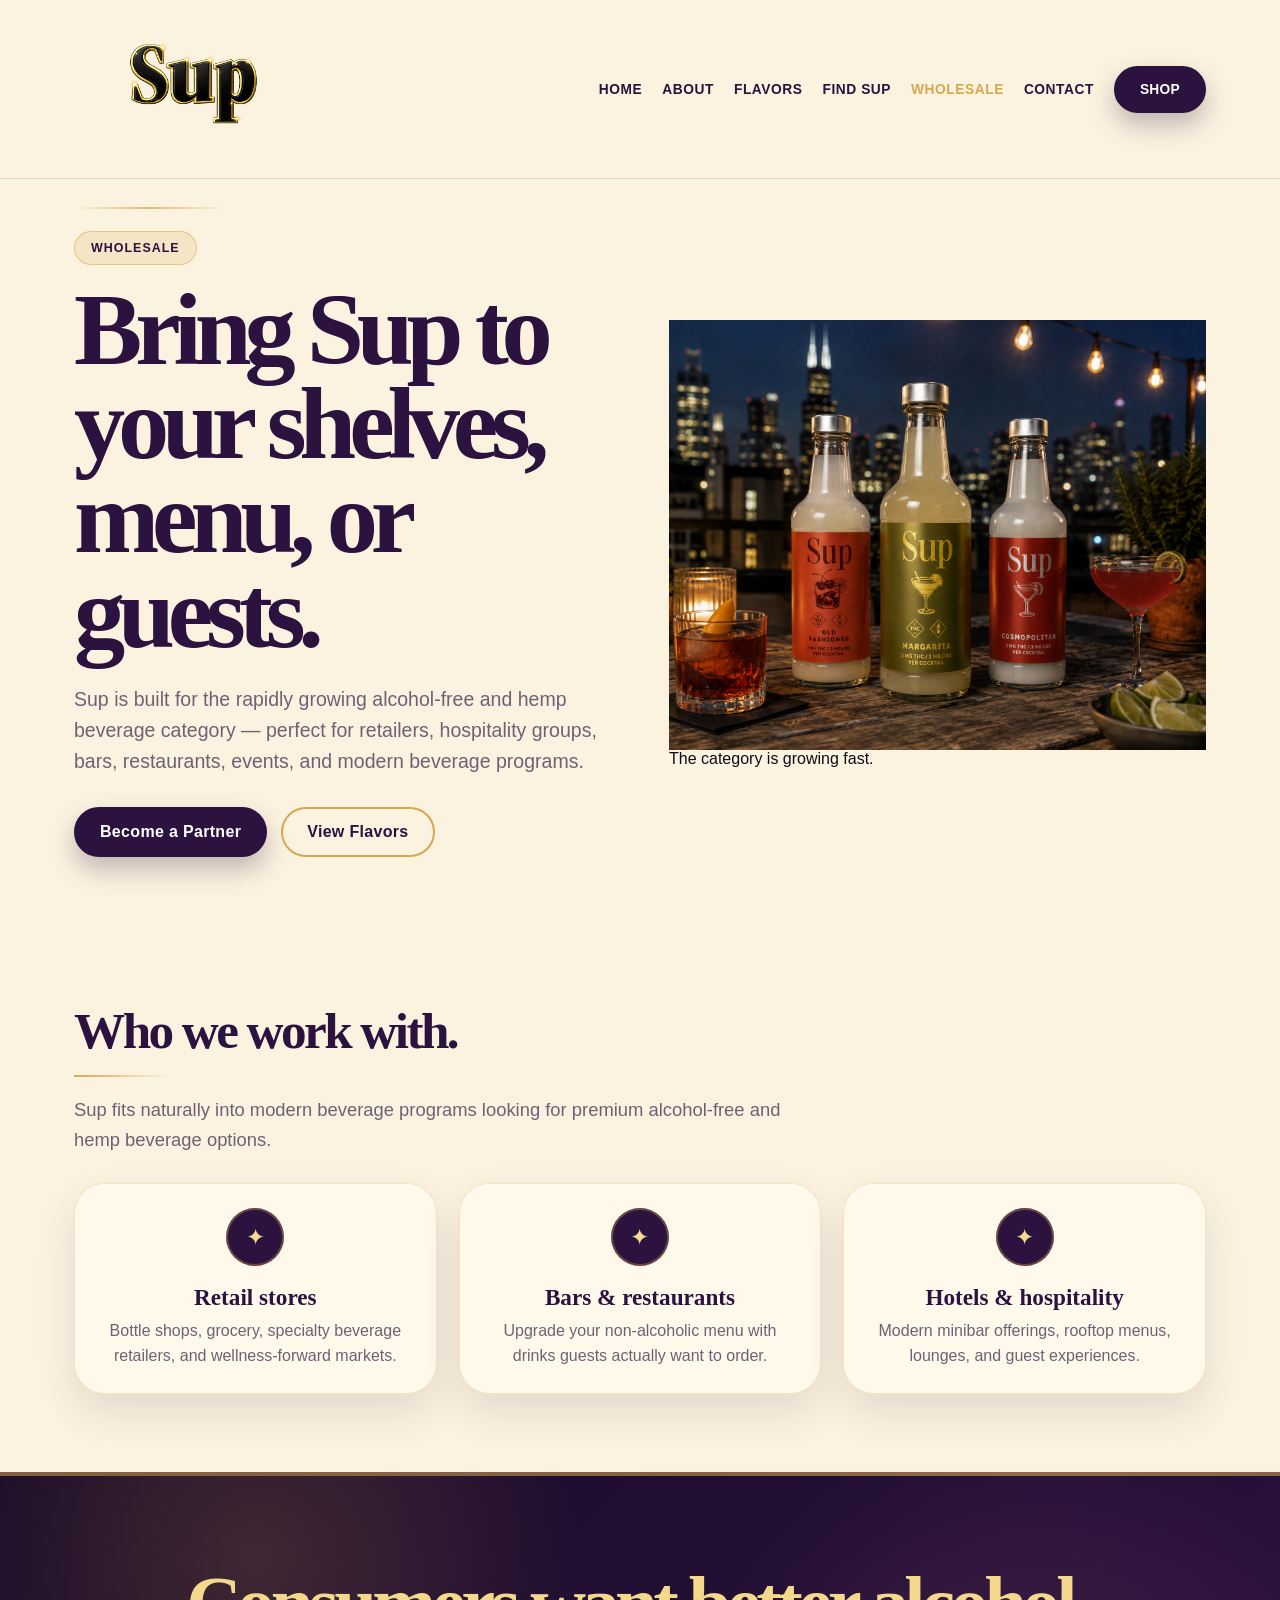
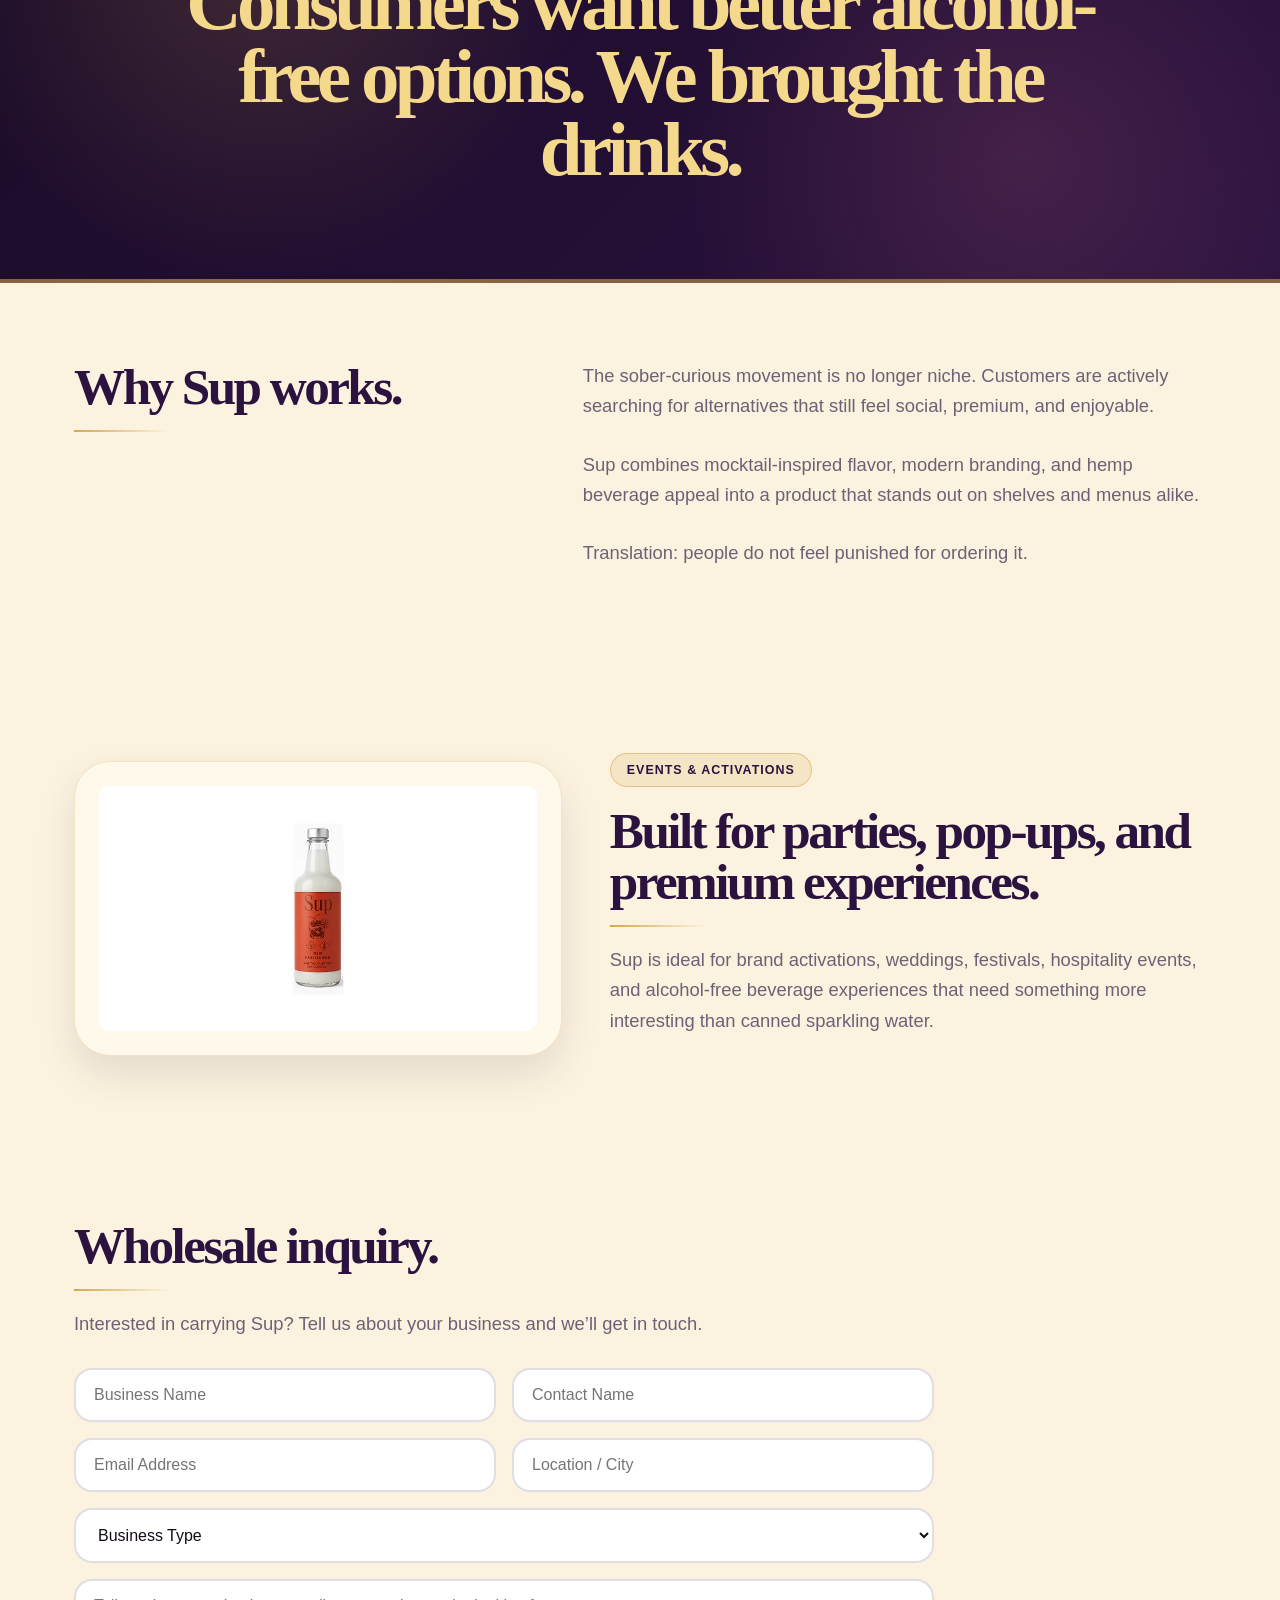
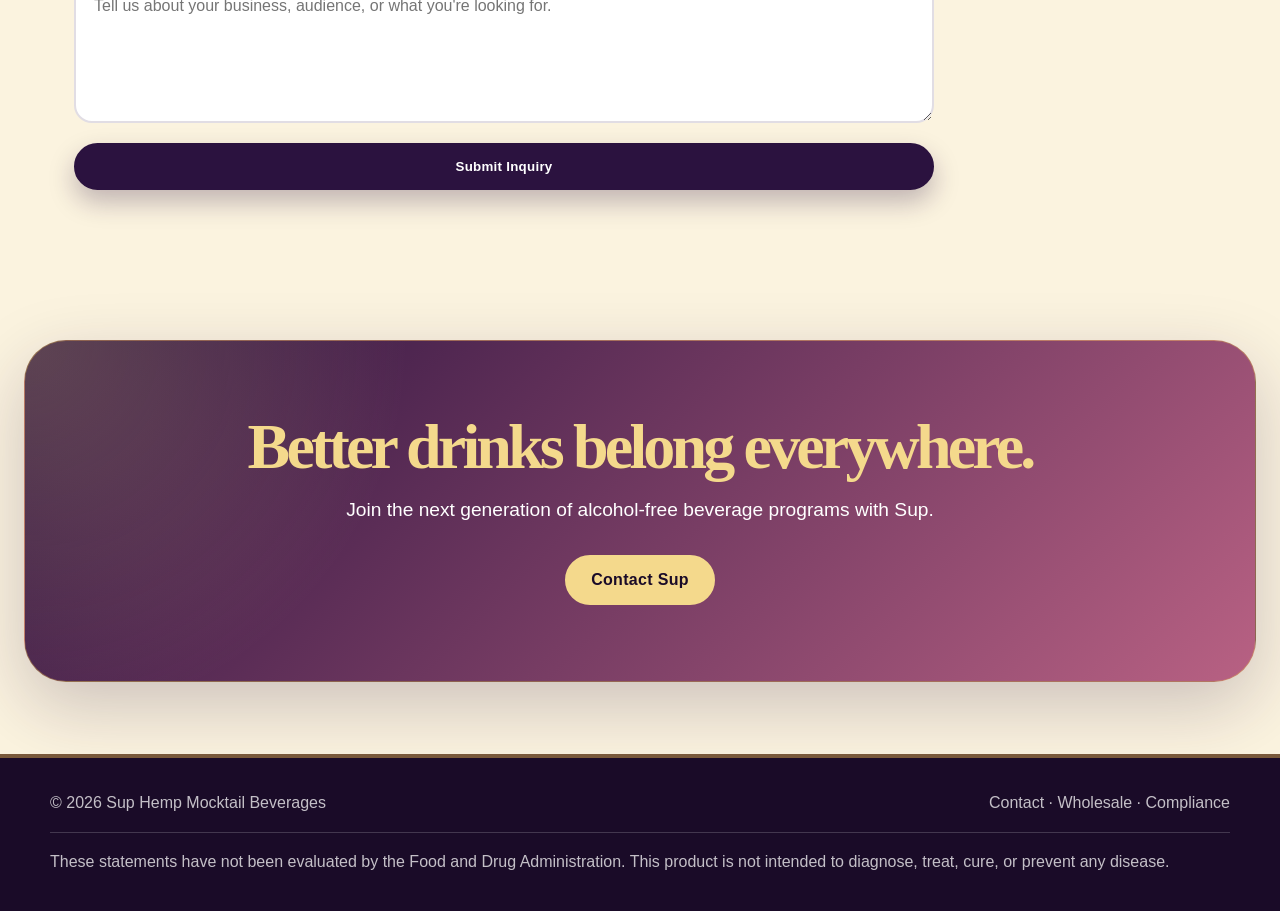
<file: wholesale.html>
<!DOCTYPE html>
<html lang="en">
<head>
  <meta charset="UTF-8" />
  <meta name="viewport" content="width=device-width, initial-scale=1.0" />

  <title>Wholesale | Sup Hemp Mocktail Beverages</title>

  <meta
    name="description"
    content="Wholesale inquiries for Sup Hemp Mocktail Beverages. Partner with us for retail, hospitality, restaurants, bars, events, and distribution."
  />

  <link rel="stylesheet" href="style.css" />
</head>

<body>
  <header class="site-header">
    <nav class="nav" aria-label="Main navigation">
      <a class="logo" href="index.html" aria-label="Sup home">
        <img
          src="assets/suplogo.png"
          alt="Sup Hemp Mocktail Beverages logo"
        />
      </a>

      <input
        class="nav-toggle"
        type="checkbox"
        id="nav-toggle"
        aria-label="Toggle navigation menu"
      />

      <label class="nav-toggle-label" for="nav-toggle">
        <span></span>
        <span></span>
        <span></span>
      </label>

      <div class="nav-links">
        <a href="index.html">Home</a>
        <a href="about.html">About</a>
        <a href="flavors.html">Flavors</a>
        <a href="find-us.html">Find Sup</a>
        <a href="wholesale.html" aria-current="page">Wholesale</a>
        <a href="contact.html">Contact</a>

        <a
          class="button nav-button"
          href="https://try-a-sup.myshopify.com/"
          target="_blank"
          rel="noopener"
        >
          Shop
        </a>
      </div>
    </nav>
  </header>

  <main>
    <section class="hero">
      <div>
        <span class="eyebrow">
          Wholesale
        </span>

        <h1>
          Bring Sup to your shelves, menu, or guests.
        </h1>

        <p>
          Sup is built for the rapidly growing alcohol-free and hemp beverage category — perfect for retailers, hospitality groups, bars, restaurants, events, and modern beverage programs.
        </p>

        <div class="hero-actions">
          <a class="button" href="#wholesale-form">
            Become a Partner
          </a>

          <a class="button secondary" href="flavors.html">
            View Flavors
          </a>
        </div>
      </div>

      <div class="hero-art">
        <img
          src="assets/NewHeroShot.png"
          alt="Updated three-bottle Sup product lineup"
        />

        <div class="burst">
          The category is growing fast.
        </div>
      </div>
    </section>

    <section class="section">
      <h2 class="section-title">
        Who we work with.
      </h2>

      <p class="section-copy">
        Sup fits naturally into modern beverage programs looking for premium alcohol-free and hemp beverage options.
      </p>

      <div class="benefits">
        <div class="benefit">
          <h3>Retail stores</h3>

          <p>
            Bottle shops, grocery, specialty beverage retailers, and wellness-forward markets.
          </p>
        </div>

        <div class="benefit">
          <h3>Bars & restaurants</h3>

          <p>
            Upgrade your non-alcoholic menu with drinks guests actually want to order.
          </p>
        </div>

        <div class="benefit">
          <h3>Hotels & hospitality</h3>

          <p>
            Modern minibar offerings, rooftop menus, lounges, and guest experiences.
          </p>
        </div>
      </div>
    </section>

    <section class="statement">
      <h2>
        Consumers want better alcohol-free options. We brought the drinks.
      </h2>
    </section>

    <section class="section split">
      <div>
        <h2 class="section-title">
          Why Sup works.
        </h2>
      </div>

      <div>
        <p class="section-copy">
          The sober-curious movement is no longer niche. Customers are actively searching for alternatives that still feel social, premium, and enjoyable.
        </p>

        <p class="section-copy">
          Sup combines mocktail-inspired flavor, modern branding, and hemp beverage appeal into a product that stands out on shelves and menus alike.
        </p>

        <p class="section-copy">
          Translation: people do not feel punished for ordering it.
        </p>
      </div>
    </section>

    <section class="section image-band">
      <img
        src="assets/of750.avif"
        alt="Sup featured beverage bottle"
      />

      <div>
        <span class="eyebrow">
          Events & Activations
        </span>

        <h2 class="section-title">
          Built for parties, pop-ups, and premium experiences.
        </h2>

        <p class="section-copy">
          Sup is ideal for brand activations, weddings, festivals, hospitality events, and alcohol-free beverage experiences that need something more interesting than canned sparkling water.
        </p>
      </div>
    </section>

    <section class="section" id="wholesale-form">
      <h2 class="section-title">
        Wholesale inquiry.
      </h2>

      <p class="section-copy">
        Interested in carrying Sup? Tell us about your business and we’ll get in touch.
      </p>

      <form class="contact-form" action="#" method="post">
        <div class="form-grid">
          <label>
            <span class="sr-only">Business Name</span>

            <input
              type="text"
              name="business-name"
              placeholder="Business Name"
              required
            />
          </label>

          <label>
            <span class="sr-only">Contact Name</span>

            <input
              type="text"
              name="contact-name"
              placeholder="Contact Name"
              required
            />
          </label>
        </div>

        <div class="form-grid">
          <label>
            <span class="sr-only">Email Address</span>

            <input
              type="email"
              name="email"
              placeholder="Email Address"
              required
            />
          </label>

          <label>
            <span class="sr-only">Location or City</span>

            <input
              type="text"
              name="location"
              placeholder="Location / City"
            />
          </label>
        </div>

        <label>
          <span class="sr-only">Business Type</span>

          <select name="business-type" required>
            <option value="">Business Type</option>
            <option>Retail Store</option>
            <option>Restaurant</option>
            <option>Bar / Lounge</option>
            <option>Hotel / Hospitality</option>
            <option>Distributor</option>
            <option>Event / Venue</option>
            <option>Other</option>
          </select>
        </label>

        <label>
          <span class="sr-only">Message</span>

          <textarea
            name="message"
            rows="6"
            placeholder="Tell us about your business, audience, or what you're looking for."
          ></textarea>
        </label>

        <button type="submit" class="button">
          Submit Inquiry
        </button>
      </form>
    </section>

    <section class="cta">
      <h2>
        Better drinks belong everywhere.
      </h2>

      <p>
        Join the next generation of alcohol-free beverage programs with Sup.
      </p>

      <a class="button" href="contact.html">
        Contact Sup
      </a>
    </section>
  </main>

  <footer>
    <div class="footer-inner">
      <div>
        © 2026 Sup Hemp Mocktail Beverages
      </div>

      <div>
        <a href="contact.html">Contact</a>
        ·
        <a href="wholesale.html">Wholesale</a>
        ·
        <a href="compliance.html">Compliance</a>
      </div>
    </div>
    <div class="footer-disclaimer">These statements have not been evaluated by the Food and Drug Administration. This product is not intended to diagnose, treat, cure, or prevent any disease.</div>
  </footer>
</body>
</html>
</file>
<file: style.css>
:root {
  --purple: #2b123f;
  --purple-deep: #1a0b28;
  --purple-hover: #3a1858;
  --gold: #d7a84f;
  --gold-light: #f4d98c;
  --cream: #fbf3df;
  --cream-soft: #fff9ec;
  --rose: #b86183;
  --dark: #130b18;
  --muted: #6f6175;
  --white: #fff;
}

* {
  box-sizing: border-box;
}

html {
  scroll-behavior: smooth;
}

body {
  margin: 0;
  font-family: Arial, Helvetica, sans-serif;
  background: var(--cream);
  color: var(--dark);
  -webkit-font-smoothing: antialiased;
  text-rendering: optimizeLegibility;
}

a {
  color: inherit;
  text-decoration: none;
}

img {
  max-width: 100%;
  display: block;
}

.site-header,
header {
  position: sticky;
  top: 0;
  z-index: 1000;
  background: rgba(251, 243, 223, 0.96);
  backdrop-filter: blur(14px);
  border-bottom: 1px solid rgba(43, 18, 63, 0.12);
}

.nav {
  max-width: 1180px;
  margin: 0 auto;
  padding: 14px 24px;
  display: flex;
  align-items: center;
  justify-content: space-between;
  gap: 36px;
  position: relative;
}

.brand {
  display: flex;
  align-items: center;
  flex-shrink: 0;
}

.logo img {
  height: 150px;
  width: auto;
}

.nav-links {
  display: flex;
  align-items: center;
  justify-content: flex-end;
  gap: 20px;
  font-weight: 700;
  font-size: 0.86rem;
  letter-spacing: 0.04em;
  flex-wrap: wrap;
  text-transform: uppercase;
  color: var(--purple);
}

.nav-links a {
  transition: color 0.2s ease, opacity 0.2s ease;
}

.nav-links a:hover {
  color: var(--gold);
}

.nav-links a[aria-current="page"] {
  color: var(--gold);
}

.nav-toggle {
  display: none;
}

.nav-toggle-label {
  display: none;
  cursor: pointer;
  flex-direction: column;
  gap: 5px;
}

.nav-toggle-label span {
  width: 28px;
  height: 3px;
  border-radius: 999px;
  background: var(--purple);
  display: block;
}

.button {
  display: inline-flex;
  align-items: center;
  justify-content: center;
  background: var(--purple);
  color: #fff;
  padding: 14px 24px;
  border-radius: 999px;
  font-weight: 900;
  border: 2px solid var(--purple);
  cursor: pointer;
  letter-spacing: 0.02em;
  box-shadow: 0 12px 26px rgba(43, 18, 63, 0.28);
  transition:
    background 0.25s ease,
    border-color 0.25s ease,
    color 0.25s ease,
    transform 0.2s ease,
    box-shadow 0.25s ease;
}

.button:hover {
  background: var(--purple-hover);
  border-color: var(--purple-hover);
  transform: translateY(-2px);
  box-shadow: 0 16px 34px rgba(43, 18, 63, 0.34);
}

.secondary {
  background: transparent;
  border: 2px solid var(--gold);
  color: var(--purple);
  box-shadow: none;
}

.secondary:hover {
  background: var(--gold);
  border-color: var(--gold);
  color: var(--purple-deep);
}

.age-gate {
  position: fixed;
  inset: 0;
  z-index: 99999;
  background: rgba(26, 11, 40, 0.97);
  color: #fff;
  display: grid;
  place-items: center;
  padding: 24px;
}

.age-gate-box {
  width: 100%;
  max-width: 460px;
  background: var(--cream-soft);
  color: var(--dark);
  border-radius: 32px;
  padding: 38px 30px;
  text-align: center;
  border: 1px solid rgba(215, 168, 79, 0.45);
  box-shadow: 0 30px 90px rgba(0, 0, 0, 0.4);
}

.age-gate-box h2 {
  margin: 0 0 14px;
  color: var(--purple);
  font-family: Georgia, "Times New Roman", serif;
  font-size: clamp(2rem, 6vw, 3.5rem);
  line-height: 0.95;
  letter-spacing: -0.05em;
}

.age-gate-box p {
  margin: 0 0 20px;
  color: var(--muted);
  line-height: 1.5;
}

.age-gate-box form {
  display: grid;
  gap: 14px;
}

.age-gate-box label {
  font-weight: 900;
  color: var(--purple);
  text-align: left;
}

.age-checkbox {
  display: flex;
  align-items: flex-start;
  gap: 12px;
  background: #fff;
  border: 2px solid rgba(43, 18, 63, 0.14);
  border-radius: 18px;
  padding: 16px 18px;
  line-height: 1.4;
}

.age-checkbox input {
  width: auto;
  margin: 3px 0 0;
  accent-color: var(--purple);
}

.age-disclaimer {
  font-size: 0.85rem;
}

.age-error {
  margin-top: 16px;
  color: #b00020;
  font-weight: 800;
}

.hero {
  max-width: 1180px;
  margin: 0 auto;
  padding: 52px 24px 70px;
  display: grid;
  grid-template-columns: 1fr 1fr;
  align-items: center;
  gap: 58px;
  position: relative;
}

.hero::before {
  content: "";
  position: absolute;
  top: 28px;
  left: 24px;
  width: 150px;
  height: 2px;
  background: linear-gradient(90deg, transparent, var(--gold), transparent);
  opacity: 0.75;
}

.eyebrow {
  display: inline-block;
  margin-bottom: 18px;
  padding: 9px 16px;
  border-radius: 999px;
  background: rgba(215, 168, 79, 0.18);
  color: var(--purple);
  border: 1px solid rgba(215, 168, 79, 0.55);
  font-weight: 900;
  letter-spacing: 0.08em;
  text-transform: uppercase;
  font-size: 0.78rem;
}

h1 {
  margin: 0;
  font-family: Georgia, "Times New Roman", serif;
  font-size: clamp(3.3rem, 8vw, 7rem);
  line-height: 0.92;
  letter-spacing: -0.07em;
  color: var(--purple);
}

.hero p {
  max-width: 560px;
  margin: 24px 0 30px;
  font-size: 1.22rem;
  line-height: 1.6;
  color: var(--muted);
}

.hero-actions {
  display: flex;
  flex-wrap: wrap;
  gap: 14px;
  align-items: center;
}

.hero-video {
  position: relative;
  width: 100%;
  aspect-ratio: 9 / 16;
  min-height: 640px;
  max-height: 760px;
  overflow: hidden;
  border-radius: 42px;
  background: #000;
  border: 6px solid rgba(215, 168, 79, 0.45);
  box-shadow: 0 30px 80px rgba(43, 18, 63, 0.28);
}

.hero-video iframe {
  position: absolute;
  inset: 0;
  width: 100%;
  height: 100%;
  border: 0;
}

.section {
  max-width: 1180px;
  margin: 0 auto;
  padding: 78px 24px;
}

.section-title {
  margin: 0 0 18px;
  font-family: Georgia, "Times New Roman", serif;
  font-size: clamp(2.2rem, 4vw, 4.2rem);
  line-height: 1;
  letter-spacing: -0.05em;
  color: var(--purple);
}

.section-title::after {
  content: "";
  display: block;
  width: 96px;
  height: 2px;
  margin-top: 18px;
  background: linear-gradient(90deg, var(--gold), transparent);
}

.section-copy {
  max-width: 720px;
  margin: 0 0 28px;
  font-size: 1.15rem;
  line-height: 1.65;
  color: var(--muted);
}

.flavor-grid,
.location-grid,
.benefits {
  display: grid;
  gap: 22px;
}

.flavor-grid {
  grid-template-columns: repeat(4, 1fr);
}

.location-grid {
  grid-template-columns: repeat(4, 1fr);
}

.benefits {
  grid-template-columns: repeat(3, 1fr);
}

.benefits:has(.benefit:nth-child(4)) {
  grid-template-columns: repeat(2, 1fr);
}

.flavor-card,
.location-card,
.benefit {
  background: var(--cream-soft);
  border-radius: 30px;
  padding: 24px;
  border: 1px solid rgba(215, 168, 79, 0.28);
  box-shadow: 0 18px 42px rgba(43, 18, 63, 0.11);
}

.flavor-card {
  min-height: 430px;
  display: flex;
  flex-direction: column;
  justify-content: space-between;
  overflow: hidden;
}

.flavor-image {
  height: 260px;
  display: flex;
  align-items: center;
  justify-content: center;
  margin-bottom: 1.5rem;
}

.flavor-image img {
  display: block;
  width: min(100%, 270px);
  max-width: 100%;
  height: 100%;
  object-fit: contain;
  background: transparent;
}

.location-card img {
  display: block;
  width: 100%;
  height: 220px;
  object-fit: contain;
  margin: 0 auto 12px;
  mix-blend-mode: darken;
}

.location-card:nth-child(2) img {
  transform: scale(1.3);
}

.location-card:nth-child(4) img {
  transform: scale(1.18);
}

.flavor-card h3,
.location-card h3,
.benefit h3 {
  margin: 18px 0 8px;
  font-family: Georgia, "Times New Roman", serif;
  font-size: 1.45rem;
  color: var(--purple);
}

.location-card h3 {
  text-align: center;
}

.location-card h3 a {
  text-decoration: underline;
  text-decoration-thickness: 2px;
  text-underline-offset: 4px;
  text-decoration-color: var(--gold);
}

.location-card h3 a:hover,
.location-card li a:hover {
  color: var(--purple-hover);
}

.flavor-card p,
.location-card li,
.benefit p {
  margin: 0;
  line-height: 1.55;
  color: var(--muted);
}

.location-card ul {
  list-style: none;
  padding: 0;
  margin: 12px 0 0;
}

.benefit {
  text-align: center;
  position: relative;
}

.benefit::before {
  content: "✦";
  width: 58px;
  height: 58px;
  margin: 0 auto 16px;
  border-radius: 50%;
  background: var(--purple);
  color: var(--gold-light);
  display: grid;
  place-items: center;
  font-size: 1.45rem;
  box-shadow: inset 0 0 0 2px rgba(215, 168, 79, 0.35);
}

.cert-grid {
  display: grid;
  grid-template-columns: repeat(2, 1fr);
  gap: 20px;
}

.cert-grid img {
  width: 100%;
  border-radius: 18px;
  background: #fff;
  padding: 12px;
  border: 1px solid rgba(215, 168, 79, 0.28);
  box-shadow: 0 12px 28px rgba(43, 18, 63, 0.1);
}

.statement {
  background:
    radial-gradient(circle at 20% 20%, rgba(215, 168, 79, 0.18), transparent 30%),
    radial-gradient(circle at 80% 70%, rgba(184, 97, 131, 0.2), transparent 32%),
    linear-gradient(135deg, var(--purple-deep), var(--purple));
  color: var(--cream);
  text-align: center;
  padding: 92px 24px;
  border-top: 4px solid rgba(215, 168, 79, 0.55);
  border-bottom: 4px solid rgba(215, 168, 79, 0.55);
}

.statement h2 {
  max-width: 980px;
  margin: 0 auto;
  font-family: Georgia, "Times New Roman", serif;
  font-size: clamp(2.7rem, 6vw, 6rem);
  line-height: 0.95;
  letter-spacing: -0.06em;
  color: var(--gold-light);
}

.split {
  display: grid;
  grid-template-columns: 0.85fr 1.15fr;
  gap: 48px;
  align-items: start;
}

.image-band {
  display: grid;
  grid-template-columns: 0.9fr 1.1fr;
  gap: 48px;
  align-items: center;
}

.image-band img {
  width: 100%;
  max-height: 520px;
  object-fit: contain;
  border-radius: 36px;
  background: var(--cream-soft);
  padding: 24px;
  border: 1px solid rgba(215, 168, 79, 0.28);
  box-shadow: 0 18px 40px rgba(43, 18, 63, 0.11);
}

.faq-list {
  display: grid;
  gap: 14px;
}

details {
  background: var(--cream-soft);
  border-radius: 22px;
  padding: 22px 24px;
  border: 1px solid rgba(215, 168, 79, 0.28);
  box-shadow: 0 12px 28px rgba(43, 18, 63, 0.08);
}

summary {
  cursor: pointer;
  font-weight: 900;
  color: var(--purple);
  font-size: 1.1rem;
}

details p {
  margin: 16px 0 0;
  color: var(--muted);
  line-height: 1.55;
}

.contact-form {
  display: grid;
  gap: 16px;
  max-width: 860px;
}

.form-grid {
  display: grid;
  grid-template-columns: 1fr 1fr;
  gap: 16px;
}

input:not(.nav-toggle),
select,
textarea {
  width: 100%;
  padding: 16px 18px;
  border-radius: 18px;
  border: 2px solid rgba(43, 18, 63, 0.14);
  background: #fff;
  font: inherit;
  color: var(--dark);
}

textarea {
  resize: vertical;
}

input:not(.nav-toggle):focus,
select:focus,
textarea:focus {
  outline: none;
  border-color: var(--gold);
  box-shadow: 0 0 0 4px rgba(215, 168, 79, 0.16);
}

.sr-only {
  position: absolute;
  width: 1px;
  height: 1px;
  margin: -1px;
  padding: 0;
  overflow: hidden;
  clip-path: inset(50%);
  white-space: nowrap;
  border: 0;
}

.cta {
  margin: 72px 24px;
  padding: 76px 24px;
  border-radius: 42px;
  background:
    radial-gradient(circle at top left, rgba(244, 217, 140, 0.25), transparent 30%),
    linear-gradient(135deg, var(--purple), var(--rose));
  color: #fff;
  text-align: center;
  border: 1px solid rgba(215, 168, 79, 0.45);
  box-shadow: 0 24px 70px rgba(43, 18, 63, 0.22);
}

.cta h2 {
  max-width: 860px;
  margin: 0 auto 18px;
  font-family: Georgia, "Times New Roman", serif;
  font-size: clamp(2.5rem, 5vw, 5.2rem);
  line-height: 0.95;
  letter-spacing: -0.06em;
  color: var(--gold-light);
}

.cta p {
  max-width: 620px;
  margin: 0 auto 30px;
  font-size: 1.2rem;
  line-height: 1.55;
}

.cta .button {
  background: var(--gold-light);
  color: var(--purple-deep);
  border-color: var(--gold-light);
  box-shadow: none;
}

.cta .button:hover {
  background: #fff;
  border-color: #fff;
}

footer {
  background: var(--purple-deep);
  color: #fff;
  padding: 36px 24px;
  border-top: 4px solid rgba(215, 168, 79, 0.5);
}

.footer-inner {
  max-width: 1180px;
  margin: 0 auto;
  display: flex;
  justify-content: space-between;
  flex-wrap: wrap;
  gap: 24px;
  color: rgba(255, 255, 255, 0.74);
}

.footer-disclaimer {
  max-width: 1180px;
  margin: 20px auto 0;
  padding-top: 16px;
  border-top: 1px solid rgba(255, 255, 255, 0.18);
  color: rgba(255, 255, 255, 0.74);
  line-height: 1.6;
}

.footer-inner a:hover {
  color: var(--gold-light);
}

@media (max-width: 1100px) {
  .logo img {
    height: 118px;
  }

  .nav {
    gap: 28px;
  }

  .nav-links {
    gap: 16px;
    font-size: 0.82rem;
  }

  .hero {
    gap: 40px;
  }
}

@media (max-width: 900px) {
  .nav {
    flex-wrap: wrap;
  }

  .brand {
    flex: 1;
  }

  .logo img {
    height: 96px;
  }

  .nav-toggle-label {
    display: flex;
    margin-left: auto;
  }

  .nav-links {
    width: 100%;
    display: none;
    flex-direction: column;
    align-items: flex-start;
    padding-top: 18px;
    gap: 18px;
  }

  .nav-toggle:checked + .nav-toggle-label + .nav-links {
    display: flex;
  }

  .nav-button {
    width: 100%;
    justify-content: center;
  }

  .hero,
  .split,
  .image-band {
    grid-template-columns: 1fr;
  }

  .hero {
    padding-top: 44px;
  }

  .hero-video {
    aspect-ratio: 9 / 16;
    min-height: auto;
    max-height: none;
  }

  .flavor-grid,
  .location-grid,
  .benefits,
  .cert-grid {
    grid-template-columns: 1fr 1fr;
  }
}

@media (max-width: 640px) {
  .nav {
    padding: 14px 20px;
  }

  .logo img {
    height: 78px;
  }

  .flavor-grid,
  .location-grid,
  .benefits,
  .form-grid,
  .cert-grid {
    grid-template-columns: 1fr;
  }

  .flavor-image {
    height: 230px;
  }

  .flavor-image img {
    width: 190px;
  }

  h1 {
    font-size: clamp(3rem, 17vw, 5rem);
  }

  .hero-video {
    width: 100%;
    aspect-ratio: 9 / 16;
    min-height: auto;
    border-radius: 28px;
  }

  .age-gate-box {
    padding: 30px 22px;
    border-radius: 26px;
  }

  .cta {
    margin: 48px 16px;
    padding: 58px 20px;
  }
}


/* Let the two cocktail bottle images use the full tile width. */
.flavor-card.cocktail-tile .flavor-image {
  height: 300px;
  margin: -24px -24px 1.5rem;
  overflow: hidden;
  border-radius: 29px 29px 0 0;
}

.flavor-card.cocktail-tile .flavor-image img {
  width: 100%;
  max-width: none;
  transform: scale(1.18);
}

@media (max-width: 640px) {
  .flavor-card.cocktail-tile .flavor-image {
    height: 300px;
  }

  .flavor-card.cocktail-tile .flavor-image img {
    width: 100%;
  }
}
</file>
<file: home-logo.css>
.nav {
  padding-top: 8px;
  padding-bottom: 8px;
  gap: 24px;
}

.logo img {
  height: 168px;
  width: auto;
}

@media (max-width: 1100px) {
  .logo img { height: 128px; }
}

@media (max-width: 900px) {
  .logo img { height: 96px; }
}

@media (max-width: 640px) {
  .logo img { height: 74px; }
}
</file>
